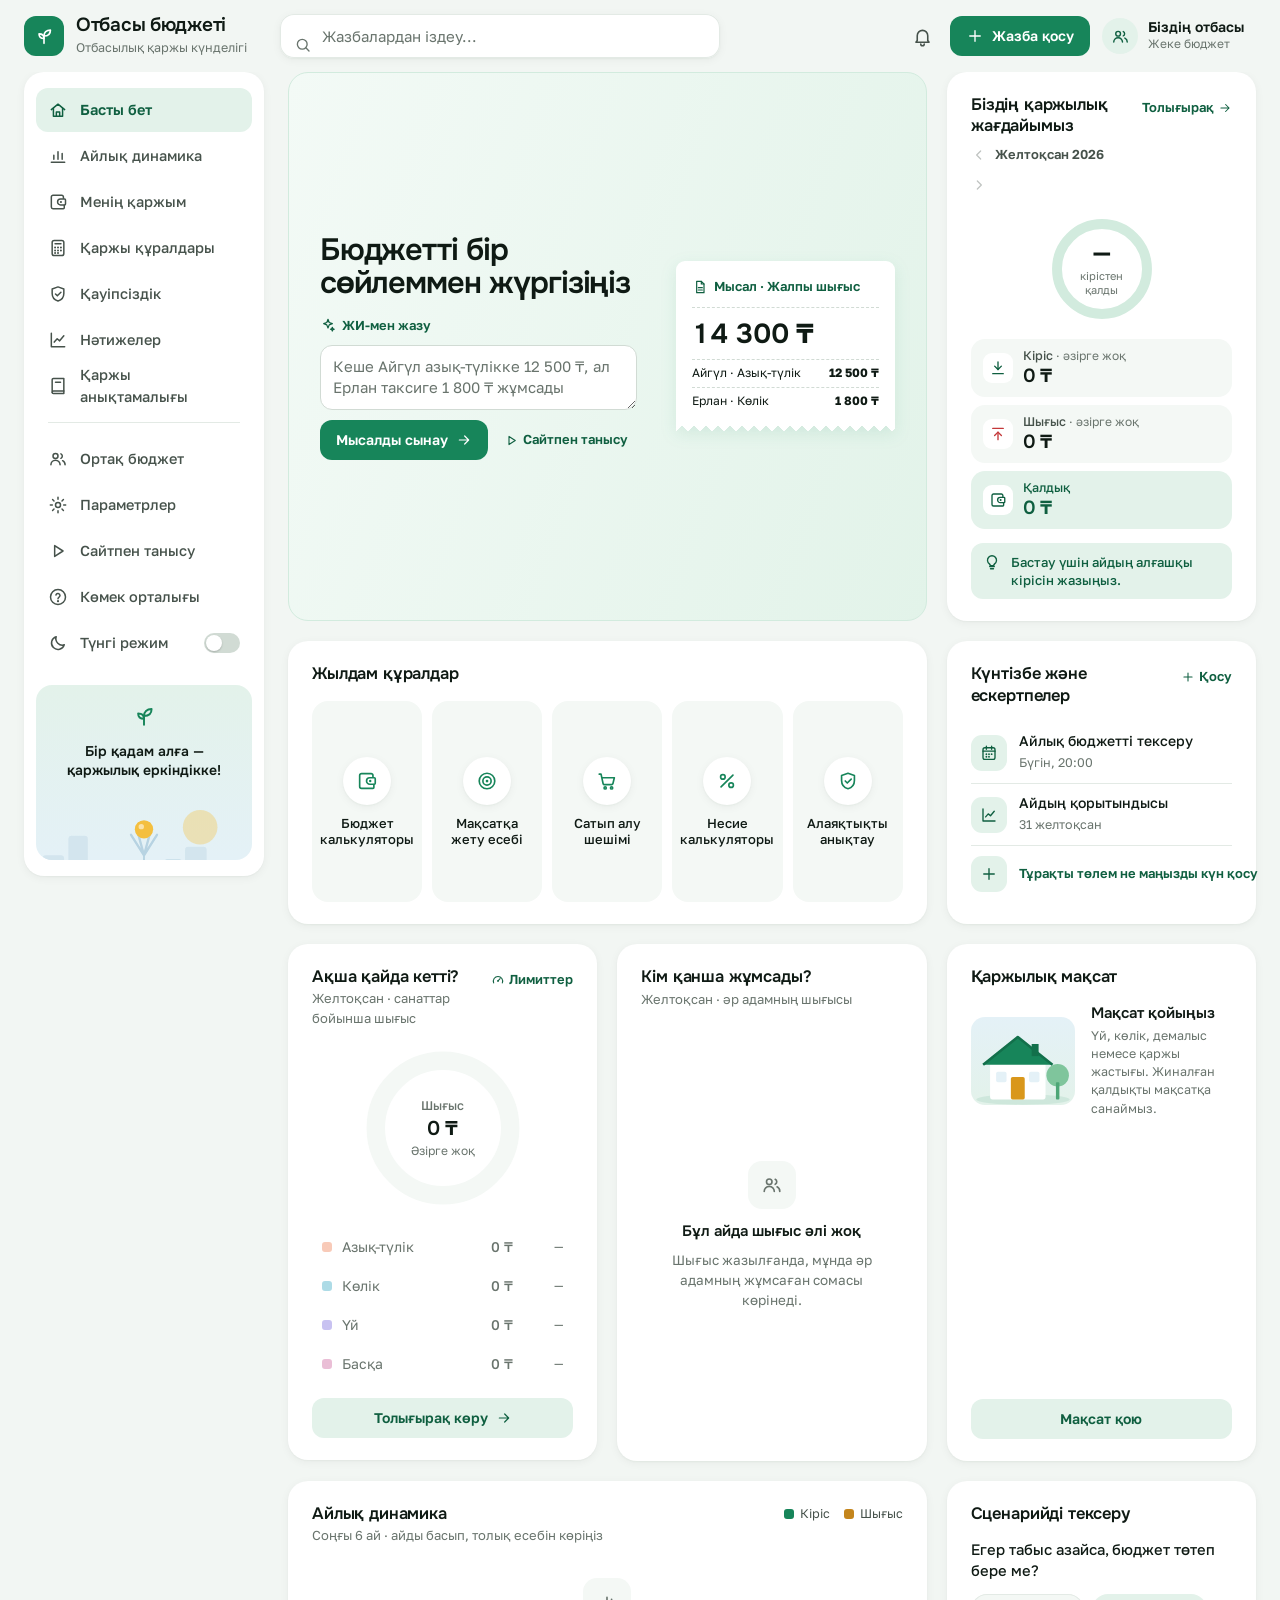
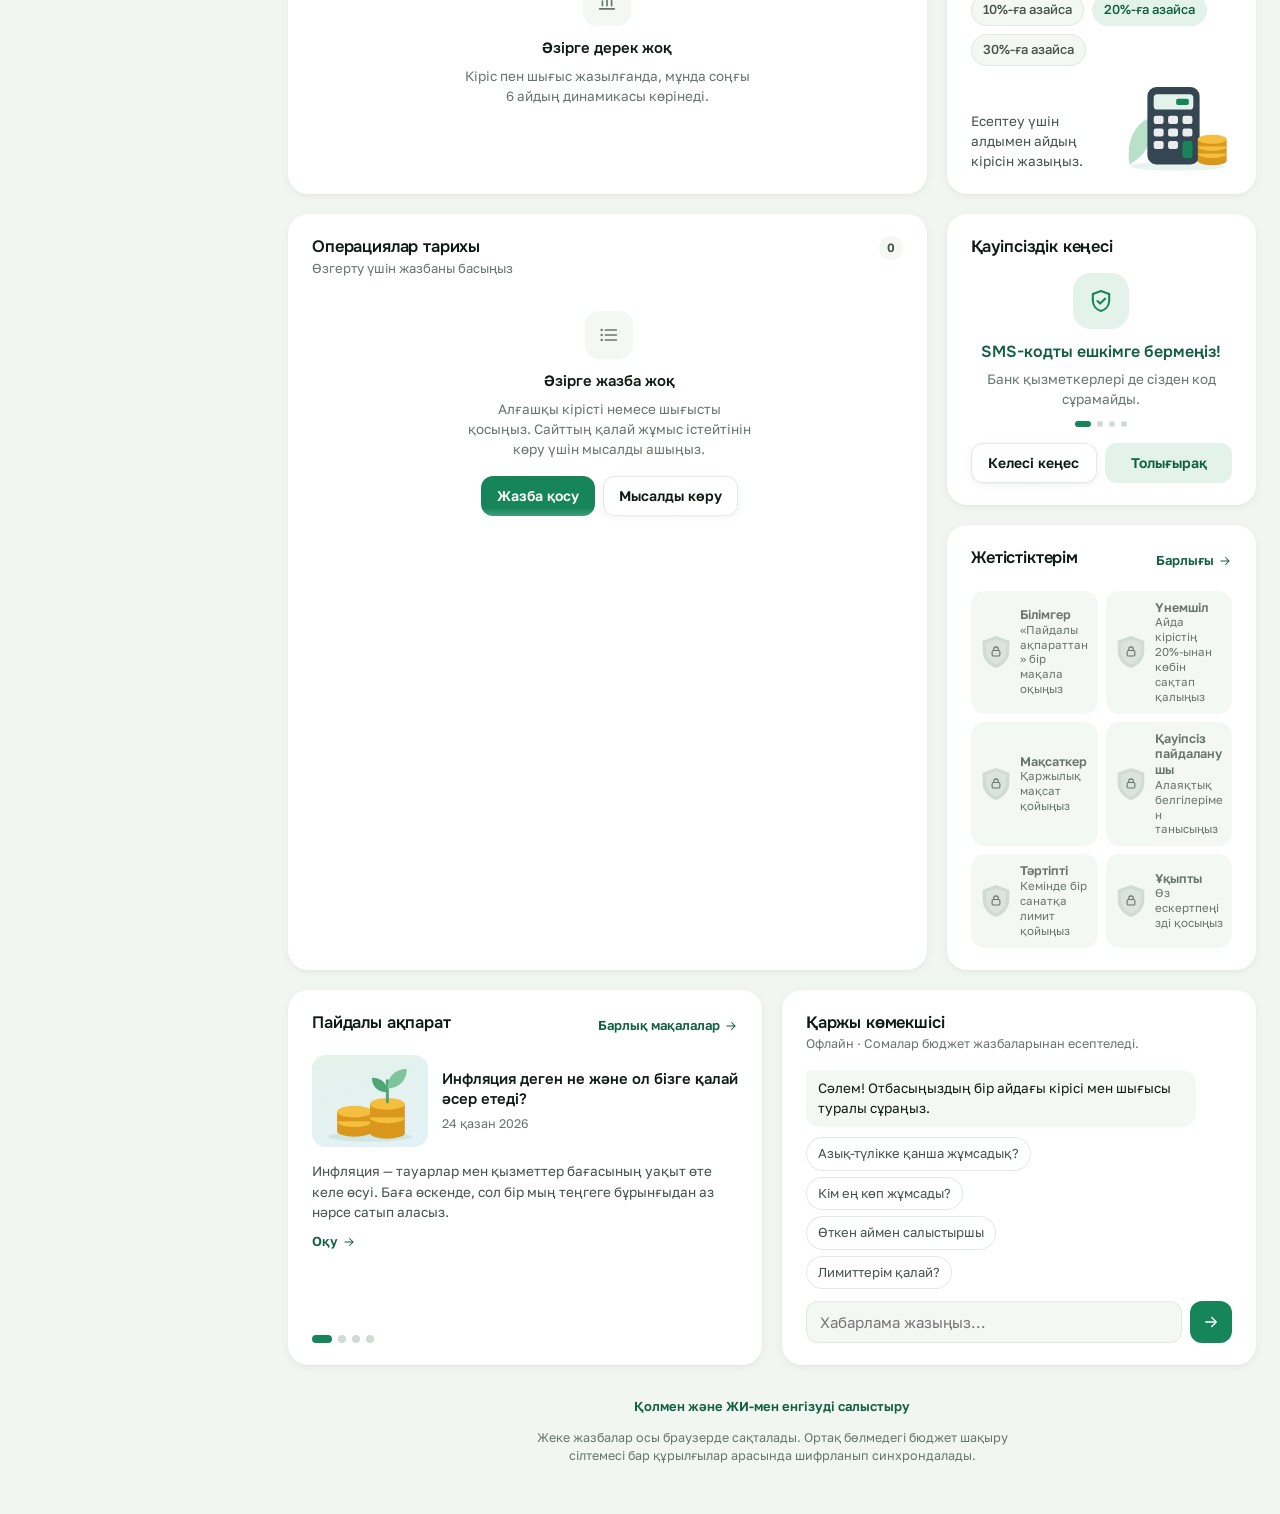
<file: index.html>
<!doctype html>
<html lang="kk">
<head>
<meta charset="utf-8">
<meta name="viewport" content="width=device-width, initial-scale=1, viewport-fit=cover">
<title>Отбасы бюджеті</title>
<meta name="claude:viewport-fit-sides" content="cover">
<meta name="description" content="Отбасының кірісі мен шығысын жазып, айдың қалдығын көруге арналған сайт">
<meta name="theme-color" content="#f2f6f3">
<link rel="icon" href="data:image/svg+xml,%3Csvg xmlns='http://www.w3.org/2000/svg' viewBox='0 0 32 32'%3E%3Crect width='32' height='32' rx='9' fill='%2317855a'/%3E%3Cg fill='none' stroke='%23fff' stroke-width='2.2' stroke-linecap='round' stroke-linejoin='round'%3E%3Cpath d='M16 25v-9'/%3E%3Cpath d='M16 16c0-4.6 3-7.6 8-7.6 0 4.9-3.2 7.6-8 7.6z'/%3E%3Cpath d='M16 19c0-3.4-2.3-5.8-6.4-5.8 0 3.7 2.6 5.8 6.4 5.8z'/%3E%3C/g%3E%3C/svg%3E">
<link rel="preconnect" href="https://fonts.googleapis.com">
<link rel="preconnect" href="https://fonts.gstatic.com" crossorigin>
<link rel="stylesheet" href="https://fonts.googleapis.com/css2?family=Golos+Text:wght@400;500;600&family=Onest:wght@500;600;700&display=swap">
<script>
  try { var t = localStorage.getItem('otbasy-budget:v1:theme'); if (t === 'dark' || t === 'light') document.documentElement.setAttribute('data-theme', t); } catch (e) {}
</script>
<link rel="stylesheet" href="css/style.css">
</head>
<body>
<div class="app" id="app">

  <header class="topbar" id="topbar">
    <button class="icon-btn menu-btn" id="menuBtn" type="button" aria-label="Мәзірді ашу" aria-controls="sidebar"><span data-icon="menu" data-size="22"></span></button>
    <a class="brand" href="#top" data-goto="top">
      <span class="logo" aria-hidden="true"><span data-icon="sprout" data-size="22"></span></span>
      <span>
        <h1 class="brand-name">Отбасы бюджеті</h1>
        <span class="brand-sub">Отбасылық қаржы күнделігі</span>
      </span>
    </a>
    <label class="search">
      <span data-icon="search" data-size="18"></span>
      <span class="sr-only">Жазбалардан іздеу</span>
      <input id="searchTop" type="search" placeholder="Жазбалардан іздеу..." autocomplete="off">
    </label>
    <div class="top-actions">
      <button class="btn btn-ghost demo-top" data-action="demo" type="button"><span data-icon="eye" data-size="16"></span>Мысалды көру</button>
      <div class="bell-wrap">
        <button class="icon-btn" id="bellBtn" type="button" aria-label="Ескертпелер" aria-expanded="false" aria-controls="bellPop">
          <span data-icon="bell" data-size="21"></span>
          <span class="bell-dot" id="bellDot"></span>
        </button>
        <div class="pop" id="bellPop" hidden>
          <h3>Ескертпелер</h3>
          <ul class="rem" id="bellList" style="padding:0 10px"></ul>
        </div>
      </div>
      <button class="btn btn-primary add-top" data-action="add" type="button"><span data-icon="plus" data-size="18"></span>Жазба қосу</button>
      <button class="family" id="familyBtn" type="button" aria-label="Параметрлер">
        <span class="family-ava" aria-hidden="true"><span data-icon="people" data-size="19"></span></span>
        <span class="family-text"><span class="family-name" id="familyName">Біздің отбасы</span><span class="family-sub" id="familySub">Жеке бюджет</span></span>
      </button>
    </div>
  </header>

  <div class="shell">
    <nav class="sidebar" id="sidebar" aria-label="Бөлімдер">
      <div class="side-head">
        <strong>Мәзір</strong>
        <button class="icon-btn" id="closeMenuBtn" type="button" aria-label="Мәзірді жабу"><span data-icon="x" data-size="20"></span></button>
      </div>
      <ul class="nav">
        <li><button class="nav-item is-active" type="button" data-goto="top" data-spy="top"><span data-icon="home" data-size="20"></span>Басты бет</button></li>
        <li><button class="nav-item" type="button" data-goto="trendCard" data-spy="trendCard"><span data-icon="trend" data-size="20"></span>Айлық динамика</button></li>
        <li><button class="nav-item" type="button" data-goto="histCard" data-spy="histCard"><span data-icon="wallet" data-size="20"></span>Менің қаржым</button></li>
        <li><button class="nav-item" type="button" data-goto="toolsCard" data-spy="toolsCard"><span data-icon="calc" data-size="20"></span>Қаржы құралдары</button></li>
        <li><button class="nav-item" type="button" data-goto="safeCard" data-spy="safeCard"><span data-icon="shield" data-size="20"></span>Қауіпсіздік</button></li>
        <li><button class="nav-item" type="button" data-goto="achCard" data-spy="achCard"><span data-icon="chart" data-size="20"></span>Нәтижелер</button></li>
        <li><button class="nav-item" type="button" data-goto="infoCard" data-spy="infoCard"><span data-icon="book" data-size="20"></span>Қаржы анықтамалығы</button></li>
      </ul>
      <div class="nav-sep"></div>
      <ul class="nav">
        <li><button class="nav-item" type="button" data-action="family"><span data-icon="people" data-size="20"></span>Ортақ бюджет</button></li>
        <li><button class="nav-item" type="button" data-action="settings"><span data-icon="gear" data-size="20"></span>Параметрлер</button></li>
        <li><button class="nav-item" type="button" data-action="tour"><span data-icon="play" data-size="20"></span>Сайтпен танысу</button></li>
        <li><button class="nav-item" type="button" data-action="help"><span data-icon="help" data-size="20"></span>Көмек орталығы</button></li>
        <li><button class="nav-item" type="button" id="themeSwitch" role="switch" aria-checked="false"><span data-icon="moon" data-size="20"></span>Түнгі режим<span class="switch" aria-hidden="true"></span></button></li>
      </ul>
      <div class="promo">
        <div class="promo-text">
          <span class="sprout" data-icon="sprout" data-size="26"></span>
          <strong>Бір қадам алға — қаржылық еркіндікке!</strong>
        </div>
        <svg class="city" viewBox="0 0 200 150" aria-hidden="true">
          <circle cx="152" cy="40" r="16" fill="var(--ill-coin)" opacity=".35"/>
          <g fill="var(--ill-city-2)">
            <rect x="6" y="66" width="20" height="70" rx="3"/><rect x="30" y="48" width="18" height="88" rx="3"/>
            <rect x="138" y="58" width="20" height="78" rx="3"/><rect x="162" y="74" width="30" height="62" rx="3"/>
          </g>
          <g fill="var(--ill-city)">
            <rect x="52" y="78" width="24" height="58" rx="3"/><rect x="118" y="70" width="18" height="66" rx="3"/>
            <path d="M98 136 L99.2 64 L100.8 64 L102 136 Z"/>
          </g>
          <path d="M100 66 L88 47 M100 66 L112 47 M100 66 L94 44 M100 66 L106 44" stroke="var(--ill-city)" stroke-width="2.2" stroke-linecap="round" fill="none"/>
          <circle cx="100" cy="42" r="8.5" fill="var(--ill-coin)"/>
          <circle cx="97.5" cy="39.5" r="2.5" fill="#ffffff" opacity=".55"/>
          <g fill="var(--ill-city-2)">
            <rect x="56" y="86" width="5" height="5" rx="1"/><rect x="66" y="86" width="5" height="5" rx="1"/><rect x="56" y="98" width="5" height="5" rx="1"/><rect x="66" y="98" width="5" height="5" rx="1"/>
            <rect x="122" y="80" width="4" height="5" rx="1"/><rect x="129" y="80" width="4" height="5" rx="1"/><rect x="122" y="92" width="4" height="5" rx="1"/><rect x="129" y="92" width="4" height="5" rx="1"/>
          </g>
          <path d="M0 128 H200 V150 H0 Z" fill="var(--ill-leaf)"/>
          <path d="M70 150 C 90 140, 112 138, 132 128" stroke="var(--surface)" stroke-width="7" fill="none" stroke-linecap="round" opacity=".9"/>
          <g fill="var(--ill-leaf-2)"><circle cx="16" cy="126" r="12"/><circle cx="34" cy="131" r="9"/><circle cx="168" cy="127" r="12"/><circle cx="187" cy="132" r="9"/></g>
          <g fill="var(--ill-leaf-3)"><circle cx="22" cy="130" r="7"/><circle cx="174" cy="131" r="7"/></g>
        </svg>
      </div>
    </nav>

    <main class="main" id="top">
      <div class="room-banner" id="roomBanner" hidden>
        <div><strong>Ортақ отбасы бюджеті</strong><p id="roomIndicator" role="status"></p></div>
        <button type="button" class="btn btn-soft" data-action="family">Бөлмені басқару</button>
      </div>
      <div class="demo-banner" id="demoBanner" role="status" hidden>
        <div class="db-text">
          <span class="db-ico" aria-hidden="true"><span data-icon="eye" data-size="18"></span></span>
          <div>
            <strong>Мысал режимі</strong>
            <span class="db-sub">Бұл үлгі отбасының бюджеті. Сіздің жазбаларыңыз өзгеріссіз сақтаулы.</span>
          </div>
        </div>
        <div class="db-actions">
          <button class="btn btn-tour" type="button" data-action="tour" aria-label="Сайтпен танысу турын бастау"><span data-icon="play" data-size="16"></span><span class="db-tour-text">Турды бастау</span></button>
          <button class="btn btn-primary" id="exitDemoBtn" type="button">Өз бюджетіме оралу</button>
        </div>
      </div>

      <div class="mbar" id="mbar">
        <div class="mbar-info">
          <span class="mbar-label"><span class="pill-demo" id="mbarDemo" hidden>Мысал</span><span id="mbarLabel">Қалдық</span></span>
          <span class="mbar-value" id="mBalance">0&nbsp;₸</span>
        </div>
        <button class="btn btn-primary" id="openSheetBtn" data-action="add" type="button"><span data-icon="plus" data-size="18"></span>Жазба қосу</button>
      </div>

      <div class="grid" id="grid">

        <section class="card c-hero" id="hero" aria-labelledby="heroTitle">
          <form class="hero-text" id="quickForm">
            <h2 id="heroTitle">Бюджетті бір сөйлеммен жүргізіңіз</h2>
            <label class="quick-label" for="quickPhrase"><span data-icon="sparkle" data-size="16"></span>ЖИ-мен жазу</label>
            <textarea id="quickPhrase" rows="2" maxlength="600" placeholder="Кеше Айгүл азық-түлікке 12 500 ₸, ал Ерлан таксиге 1 800 ₸ жұмсады"></textarea>
            <div class="hero-actions">
              <button class="btn btn-primary" type="submit"><span id="quickAction">Мысалды сынау</span><span data-icon="arrow" data-size="16"></span></button>
              <button class="link" data-action="tour" type="button"><span data-icon="play" data-size="15"></span>Сайтпен танысу</button>
            </div>
          </form>
          <div class="receipt-wrap">
            <div class="receipt" aria-live="polite" aria-atomic="true">
              <div class="receipt-head"><span data-icon="file" data-size="16"></span><span id="previewTitle">Үлгі жазба</span></div>
              <strong class="receipt-amount" id="previewAmount"></strong>
              <div id="previewBatch" hidden></div>
              <dl id="previewSingle">
                <div><dt>Түрі</dt><dd id="previewType"></dd></div>
                <div><dt>Отбасы мүшесі</dt><dd id="previewMember"></dd></div>
                <div><dt>Санат</dt><dd id="previewCategory"></dd></div>
              </dl>
            </div>
          </div>
        </section>

        <section class="card c-status" id="statusCard" aria-labelledby="statusTitle">
          <div class="card-head">
            <div>
              <h2 class="card-title" id="statusTitle">Біздің қаржылық жағдайымыз</h2>
              <div class="mnav" role="group" aria-label="Айды таңдау">
                <button class="mnav-btn" id="mPrev" type="button" aria-label="Алдыңғы ай"><span data-icon="chevL" data-size="16"></span></button>
                <span class="mnav-label" id="statusSub" aria-live="polite">Қараша 2026</span>
                <button class="mnav-btn" id="mNext" type="button" aria-label="Келесі ай"><span data-icon="chevR" data-size="16"></span></button>
                <button class="link mnav-now" id="mNow" type="button" hidden>Осы ай</button>
              </div>
            </div>
            <button class="link" type="button" data-goto="histCard">Толығырақ<span data-icon="arrow" data-size="14"></span></button>
          </div>
          <div class="status-body">
            <div class="ring">
              <svg viewBox="0 0 120 120" aria-hidden="true">
                <circle cx="60" cy="60" r="50" fill="none" stroke="var(--accent-soft-2)" stroke-width="11"/>
                <circle id="ringArc" cx="60" cy="60" r="50" fill="none" stroke="var(--accent)" stroke-width="11" stroke-linecap="round" stroke-dasharray="314.16" stroke-dashoffset="314.16"/>
              </svg>
              <div class="ring-center">
                <span class="ring-val" id="ringVal">—</span>
                <span class="ring-lbl">кірістен қалды</span>
              </div>
            </div>
            <div class="tiles">
              <div class="tile">
                <span class="tile-ico inc" data-icon="income" data-size="18"></span>
                <span class="tile-label">Кіріс <small id="kIncomeNote"></small></span>
                <span class="tile-val" id="kIncome">0&nbsp;₸</span>
              </div>
              <div class="tile">
                <span class="tile-ico exp" data-icon="expense" data-size="18"></span>
                <span class="tile-label">Шығыс <small id="kExpenseNote"></small></span>
                <span class="tile-val" id="kExpense">0&nbsp;₸</span>
              </div>
              <div class="tile tile-bal" id="kBalanceCard">
                <span class="tile-ico" data-icon="wallet" data-size="18"></span>
                <span class="tile-label">Қалдық <small id="kBalanceNote"></small></span>
                <span class="tile-val" id="kBalance">0&nbsp;₸</span>
              </div>
            </div>
          </div>
          <div class="hint" id="statusHint"><span data-icon="bulb" data-size="18"></span><span id="statusHintText"></span></div>
        </section>

        <section class="card c-tools" id="toolsCard" aria-labelledby="toolsTitle">
          <div class="card-head"><h2 class="card-title" id="toolsTitle">Жылдам құралдар</h2></div>
          <div class="tools" id="tools"></div>
        </section>

        <section class="card c-cal" id="calCard" aria-labelledby="calTitle">
          <div class="card-head">
            <h2 class="card-title" id="calTitle">Күнтізбе және ескертпелер</h2>
            <button class="link" type="button" data-action="add-reminder"><span data-icon="plus" data-size="14"></span>Қосу</button>
          </div>
          <ul class="rem" id="reminders"></ul>
        </section>

        <section class="card c-cat" id="catCard" aria-labelledby="catTitle">
          <div class="card-head">
            <div>
              <h2 class="card-title" id="catTitle">Ақша қайда кетті?</h2>
              <p class="card-sub" id="catSub">Санаттар бойынша шығыс</p>
            </div>
            <button class="link" type="button" data-action="limits"><span data-icon="gauge" data-size="14"></span>Лимиттер</button>
          </div>
          <div class="donut-wrap">
            <div class="donut" id="donut">
              <svg viewBox="0 0 200 200" role="img" aria-labelledby="donutDesc">
                <title id="donutDesc">Санаттар бойынша шығыс диаграммасы</title>
                <circle cx="100" cy="100" r="80" fill="none" stroke="var(--surface-2)" stroke-width="22"></circle>
                <g id="donutSegs"></g>
              </svg>
              <div class="donut-center" aria-live="polite">
                <span class="dc-label" id="dcLabel">Шығыс</span>
                <span class="dc-value" id="dcValue">0&nbsp;₸</span>
                <span class="dc-sub" id="dcSub"></span>
              </div>
            </div>
            <ul class="legend" id="legend"></ul>
          </div>
          <div class="hint is-warn" id="limitHint" hidden><span data-icon="gauge" data-size="18"></span><span id="limitHintText"></span></div>
          <div class="card-foot"><button class="btn btn-soft btn-block" type="button" data-goto="histCard">Толығырақ көру<span data-icon="arrow" data-size="16"></span></button></div>
        </section>

        <section class="card c-mem" id="memCard" aria-labelledby="memTitle">
          <div class="card-head">
            <div>
              <h2 class="card-title" id="memTitle">Кім қанша жұмсады?</h2>
              <p class="card-sub" id="memSub">Әр адамның шығысы</p>
            </div>
          </div>
          <div id="members" class="fill"></div>
        </section>

        <section class="card c-goal" id="goalCard" aria-labelledby="goalTitle">
          <div class="card-head"><h2 class="card-title" id="goalTitle">Қаржылық мақсат</h2></div>
          <div id="goalBox" class="fill"></div>
        </section>

        <section class="card c-trend" id="trendCard" aria-labelledby="trendTitle">
          <div class="card-head">
            <div>
              <h2 class="card-title" id="trendTitle">Айлық динамика</h2>
              <p class="card-sub">Соңғы 6 ай · айды басып, толық есебін көріңіз</p>
            </div>
            <div class="trend-legend" aria-hidden="true"><span><i class="sw-inc"></i>Кіріс</span><span><i class="sw-exp"></i>Шығыс</span></div>
          </div>
          <div class="trend" id="trend"></div>
          <div class="trend-sum" id="trendSum"></div>
        </section>

        <section class="card c-scen" id="scenCard" aria-labelledby="scenTitle">
          <div class="card-head"><h2 class="card-title" id="scenTitle">Сценарийді тексеру</h2></div>
          <p class="scen-q">Егер табыс азайса, бюджет төтеп бере ме?</p>
          <div class="scen-chips chips" id="scenChips" role="group" aria-label="Табыс қанша азаяды"></div>
          <div class="scen-body">
            <div class="scen-out" id="scenOut" aria-live="polite"></div>
            <div class="scen-art" aria-hidden="true">
              <svg viewBox="0 0 120 104">
                <ellipse cx="60" cy="98" rx="52" ry="5" fill="var(--ill-shadow)"/>
                <path d="M6 96 C 2 70, 12 50, 30 44 C 34 66, 26 86, 6 96 Z" fill="var(--ill-leaf)"/>
                <rect x="26" y="10" width="58" height="86" rx="10" fill="var(--ill-dark-2)"/>
                <rect x="33" y="18" width="44" height="17" rx="4" fill="var(--accent-soft)"/>
                <rect x="58" y="23" width="14" height="7" rx="2" fill="var(--accent)"/>
                <g fill="var(--surface)" opacity=".9">
                  <rect x="33" y="42" width="11" height="9" rx="2.5"/><rect x="49" y="42" width="11" height="9" rx="2.5"/><rect x="65" y="42" width="11" height="9" rx="2.5"/>
                  <rect x="33" y="56" width="11" height="9" rx="2.5"/><rect x="49" y="56" width="11" height="9" rx="2.5"/><rect x="65" y="56" width="11" height="9" rx="2.5"/>
                  <rect x="33" y="70" width="11" height="9" rx="2.5"/><rect x="49" y="70" width="11" height="9" rx="2.5"/>
                </g>
                <rect x="65" y="70" width="11" height="19" rx="2.5" fill="var(--accent)"/>
                <ellipse cx="98" cy="92" rx="16" ry="5" fill="var(--ill-coin-d)"/><rect x="82" y="84" width="32" height="8" fill="var(--ill-coin-d)"/><ellipse cx="98" cy="84" rx="16" ry="5" fill="var(--ill-coin)"/>
                <rect x="82" y="76" width="32" height="8" fill="var(--ill-coin-d)"/><ellipse cx="98" cy="76" rx="16" ry="5" fill="var(--ill-coin)"/>
                <rect x="82" y="68" width="32" height="8" fill="var(--ill-coin-d)"/><ellipse cx="98" cy="68" rx="16" ry="5" fill="var(--ill-coin)"/>
              </svg>
            </div>
          </div>
        </section>

        <section class="card c-hist" id="histCard" aria-labelledby="histTitle">
          <div class="card-head">
            <div>
              <h2 class="card-title" id="histTitle">Операциялар тарихы</h2>
              <p class="card-sub">Өзгерту үшін жазбаны басыңыз</p>
            </div>
            <span class="count-pill" id="histCount" aria-label="Жазбалар саны">0</span>
          </div>
          <div id="demoFollowup" class="demo-followup" hidden>
            <span class="followup-icon" data-icon="check" data-size="18"></span>
            <div><strong>Мысал бюджетіне жазылды</strong><p id="demoBalance"></p></div>
            <button class="link" id="askAboutEntry" type="button">Көмекшіден сұрау<span data-icon="arrow" data-size="15"></span></button>
          </div>
          <div class="chips hist-type" id="histType" role="group" aria-label="Жазба түрі бойынша сүзу">
            <button class="chip is-on" type="button" data-htype="all" aria-pressed="true">Барлығы</button>
            <button class="chip" type="button" data-htype="income" aria-pressed="false">Кіріс</button>
            <button class="chip" type="button" data-htype="expense" aria-pressed="false">Шығыс</button>
          </div>
          <div class="hist-tools">
            <label class="hist-search">
              <span class="ico" data-icon="search" data-size="16"></span>
              <input id="searchHist" type="search" placeholder="Жазбалардан іздеу..." autocomplete="off" aria-label="Жазбалардан іздеу">
            </label>
            <span class="filter-pill" id="filterPill" hidden><span id="filterText"></span><button type="button" id="clearSearch" aria-label="Іздеуді тазалау"><span data-icon="x" data-size="14"></span></button></span>
          </div>
          <div class="hist-scroll"><div id="history"></div></div>
          <button class="btn btn-ghost btn-block more" id="moreBtn" type="button" hidden>Тағы көрсету</button>
        </section>

        <section class="card c-safe" id="safeCard" aria-labelledby="safeHead">
          <div class="card-head"><h2 class="card-title" id="safeHead">Қауіпсіздік кеңесі</h2></div>
          <span class="safe-ico" data-icon="shield" data-size="28"></span>
          <p class="safe-title" id="safeTitle"></p>
          <p class="safe-text" id="safeText"></p>
          <div class="safe-dots" id="safeDots" aria-hidden="true"></div>
          <div class="card-foot">
            <button class="btn btn-ghost" type="button" id="nextTip">Келесі кеңес</button>
            <button class="btn btn-soft" type="button" data-tool="fraud">Толығырақ</button>
          </div>
        </section>

        <section class="card c-ach" id="achCard" aria-labelledby="achTitle">
          <div class="card-head">
            <h2 class="card-title" id="achTitle">Жетістіктерім</h2>
            <button class="link" type="button" id="allAch">Барлығы<span data-icon="arrow" data-size="14"></span></button>
          </div>
          <div class="badges" id="badges"></div>
        </section>

        <section class="card c-info" id="infoCard" aria-labelledby="infoTitle">
          <div class="card-head">
            <h2 class="card-title" id="infoTitle">Пайдалы ақпарат</h2>
            <button class="link" type="button" id="allArticles">Барлық мақалалар<span data-icon="arrow" data-size="14"></span></button>
          </div>
          <div id="articleSlot"></div>
          <div class="dots" id="articleDots" aria-label="Мақалалар"></div>
        </section>

        <section class="card c-ai" id="aiCard" aria-labelledby="aiTitle">
          <div class="card-head">
            <div>
              <h2 class="card-title" id="aiTitle">Қаржы көмекшісі</h2>
              <p class="ai-sub" id="aiMode">Офлайн көмекші</p>
            </div>
          </div>
          <div class="chat" id="chat" aria-live="polite"></div>
          <div class="sugs" id="sugs"></div>
          <form class="chat-form" id="chatForm" autocomplete="off">
            <input id="chatInput" type="text" maxlength="200" placeholder="Хабарлама жазыңыз..." aria-label="Көмекшіге хабарлама">
            <button class="btn btn-primary" type="submit" aria-label="Жіберу"><span data-icon="send" data-size="18"></span></button>
          </form>
        </section>
      </div>

      <footer class="foot">
        <a class="link" href="pilot/">Қолмен және ЖИ-мен енгізуді салыстыру</a>
        <p>Жеке жазбалар осы браузерде сақталады. Ортақ бөлмедегі бюджет шақыру сілтемесі бар құрылғылар арасында шифрланып синхрондалады.</p>
        <p class="warn" id="storageWarn" hidden>Браузер деректерді сақтауға рұқсат бермеді, сондықтан жазбалар бетті жапқанда өшеді. Жасырын (инкогнито) режимнен шығып, қайта ашып көріңіз.</p>
      </footer>
    </main>
  </div>
</div>

<div class="scrim" id="scrim"></div>

<aside class="entry" id="entry" role="dialog" aria-modal="true" aria-label="Жаңа жазба">
  <form class="form" id="form" novalidate>
    <div class="sheet-grip" aria-hidden="true"></div>
    <div class="form-head">
      <div><span class="pill-demo" id="entryDemo" hidden>Мысал режимі</span><h2 id="formTitle" tabindex="-1">Жаңа жазба</h2></div>
      <button class="icon-btn" id="closeSheetBtn" type="button" aria-label="Жабу"><span data-icon="x" data-size="20"></span></button>
    </div>
    <div class="ai-box" id="aiBox">
      <label class="ai-label" for="aiText"><span data-icon="sparkle" data-size="16"></span>ЖИ-мен жазу</label>
      <div class="ai-row">
        <textarea class="input" id="aiText" rows="2" autocomplete="off" maxlength="600" placeholder="Мысалы, Айгүл азық-түлікке 12 500 теңге, ал Ерлан таксиге 1 800 теңге жұмсады"></textarea>
        <button class="icon-btn ai-mic" id="aiMic" type="button" aria-label="Дауыспен айту" title="Дауыспен айту" hidden><span data-icon="mic" data-size="20"></span></button>
      </div>
      <button class="btn btn-soft btn-block" id="aiFill" type="button"><span data-icon="sparkle" data-size="16"></span>Өрістерді толтыру</button>
      <div id="phraseExamples" class="chips" aria-label="Мысал сөйлемдер" hidden></div>
      <p class="ai-status" id="aiStatus" role="status" hidden></p>
      <p class="ai-note" id="entryMode"></p>
      <p class="ai-note" id="voiceNote" hidden>Дауысты браузер таниды. Дыбыс оның сөйлеуді тану қызметіне жіберілуі мүмкін.</p>
    </div>
    <div class="or-sep" id="entrySeparator"><span>Жазба деректері</span></div>
    <section id="batchFields" aria-label="Жазбаларды тексеру" hidden>
      <div class="batch-original"><p id="batchSource"></p><button type="button" class="link" id="batchEditPhrase" aria-controls="aiBox" aria-expanded="false">Сөйлемді өзгерту</button></div>
      <div id="batchRows"></div><p class="batch-total" id="batchTotal" aria-live="polite"></p>
    </section>
    <div class="single-fields" id="singleFields">
    <div class="seg" role="radiogroup" aria-label="Жазба түрі" aria-describedby="typeErr">
      <input type="radio" name="type" id="tExpense" value="expense" checked>
      <label for="tExpense">Шығыс</label>
      <input type="radio" name="type" id="tIncome" value="income">
      <label for="tIncome">Кіріс</label>
    </div>
    <p class="err" id="typeErr" hidden></p>
    <div class="field">
      <label for="amount">Сома</label>
      <div class="amount-wrap">
        <input class="input" id="amount" name="amount" inputmode="numeric" autocomplete="off" placeholder="0" maxlength="13" aria-describedby="amountErr">
        <span class="cur" aria-hidden="true">₸</span>
      </div>
      <p class="err" id="amountErr" hidden></p>
    </div>
    <div class="field">
      <label for="member">Отбасы мүшесі</label>
      <input class="input" id="member" name="member" autocomplete="off" maxlength="24" placeholder="Мысалы, Айгүл" aria-describedby="memberErr">
      <div class="chips" id="nameChips" aria-label="Бұрын жазылған есімдер"></div>
      <p class="err" id="memberErr" hidden></p>
    </div>
    <fieldset class="field" id="catField">
      <legend>Санат</legend>
      <div class="cats">
        <input type="radio" name="cat" id="cFood" value="food">
        <label for="cFood" style="--c: var(--c-food)"><span class="cat-ico" data-icon="food" data-size="18"></span>Азық-түлік</label>
        <input type="radio" name="cat" id="cTransport" value="transport">
        <label for="cTransport" style="--c: var(--c-transport)"><span class="cat-ico" data-icon="transport" data-size="18"></span>Көлік</label>
        <input type="radio" name="cat" id="cHome" value="home">
        <label for="cHome" style="--c: var(--c-home)"><span class="cat-ico" data-icon="home" data-size="18"></span>Үй</label>
        <input type="radio" name="cat" id="cOther" value="other">
        <label for="cOther" style="--c: var(--c-other)"><span class="cat-ico" data-icon="other" data-size="18"></span>Басқа</label>
      </div>
      <p class="err" id="catErr" hidden></p>
    </fieldset>
    <div class="grid2 form-row">
      <div class="field">
        <label for="note">Сипаттама <span class="opt">· міндетті емес</span></label>
        <input class="input" id="note" name="note" autocomplete="off" maxlength="60" placeholder="Мысалы, апталық азық-түлік">
        <div class="ai-suggest" id="catSuggest" aria-live="polite" hidden></div>
      </div>
      <div class="field">
        <label for="date">Күні</label>
        <input class="input" id="date" name="date" type="date" aria-describedby="dateErr">
        <p class="err" id="dateErr" hidden></p>
      </div>
    </div>
    </div>
    <button class="btn btn-primary btn-lg btn-block" id="submitBtn" type="submit">Шығысты қосу</button>
    <p class="form-hint" id="formHint">Уақыты автоматты түрде қойылады. Өткен күнді де таңдауға болады.</p>
  </form>
</aside>

<dialog class="dlg" id="delDlg" aria-labelledby="delTitle">
  <form method="dialog" class="dlg-in">
    <h2 id="delTitle">Жазбаны жою керек пе?</h2>
    <div class="dlg-rec" id="delRec"></div>
    <p class="dlg-note">Жойылған жазбаны қайтару мүмкін емес. Сомалар бірден қайта есептеледі.</p>
    <div class="dlg-actions">
      <button class="btn btn-ghost" value="cancel" type="submit" autofocus>Болдырмау</button>
      <button class="btn btn-danger" value="ok" type="submit" id="delOk">Жою</button>
    </div>
  </form>
</dialog>

<dialog class="dlg wide" id="panelDlg" aria-labelledby="panelTitle">
  <div class="dlg-in">
    <div class="dlg-head">
      <div><h2 id="panelTitle"></h2><p class="card-sub" id="panelSub"></p></div>
      <button class="icon-btn" type="button" id="panelClose" aria-label="Жабу"><span data-icon="x" data-size="20"></span></button>
    </div>
    <div id="panelBody" style="display:flex;flex-direction:column;gap:14px"></div>
  </div>
</dialog>

<div class="tour" id="tour" hidden>
  <div class="tour-hole" id="tourHole"></div>
  <div class="tour-card" id="tourCard" role="dialog" aria-modal="false" aria-labelledby="tourTitle">
    <div class="tour-top"><span class="tour-step" id="tourStep"></span><button class="icon-btn" type="button" id="tourClose" aria-label="Турды жабу"><span data-icon="x" data-size="18"></span></button></div>
    <h3 id="tourTitle"></h3>
    <p id="tourText"></p>
    <div class="tour-actions">
      <button class="btn btn-primary" type="button" id="tourTry" hidden>ЖИ-ді сынау</button>
      <button class="btn btn-ghost" type="button" id="tourPrev">Артқа</button>
      <button class="btn btn-primary" type="button" id="tourNext">Келесі</button>
    </div>
  </div>
</div>

<input type="file" id="importFile" accept=".json,application/json" hidden>

<div class="toast" id="toast" role="status" aria-live="polite"></div>

<script src="js/ai.js"></script>
<script src="js/budget-query.js"></script>
<script src="js/service-config.js"></script>
<script src="js/family-room.js"></script>
<script src="js/app.js"></script>
</body>
</html>
</file>
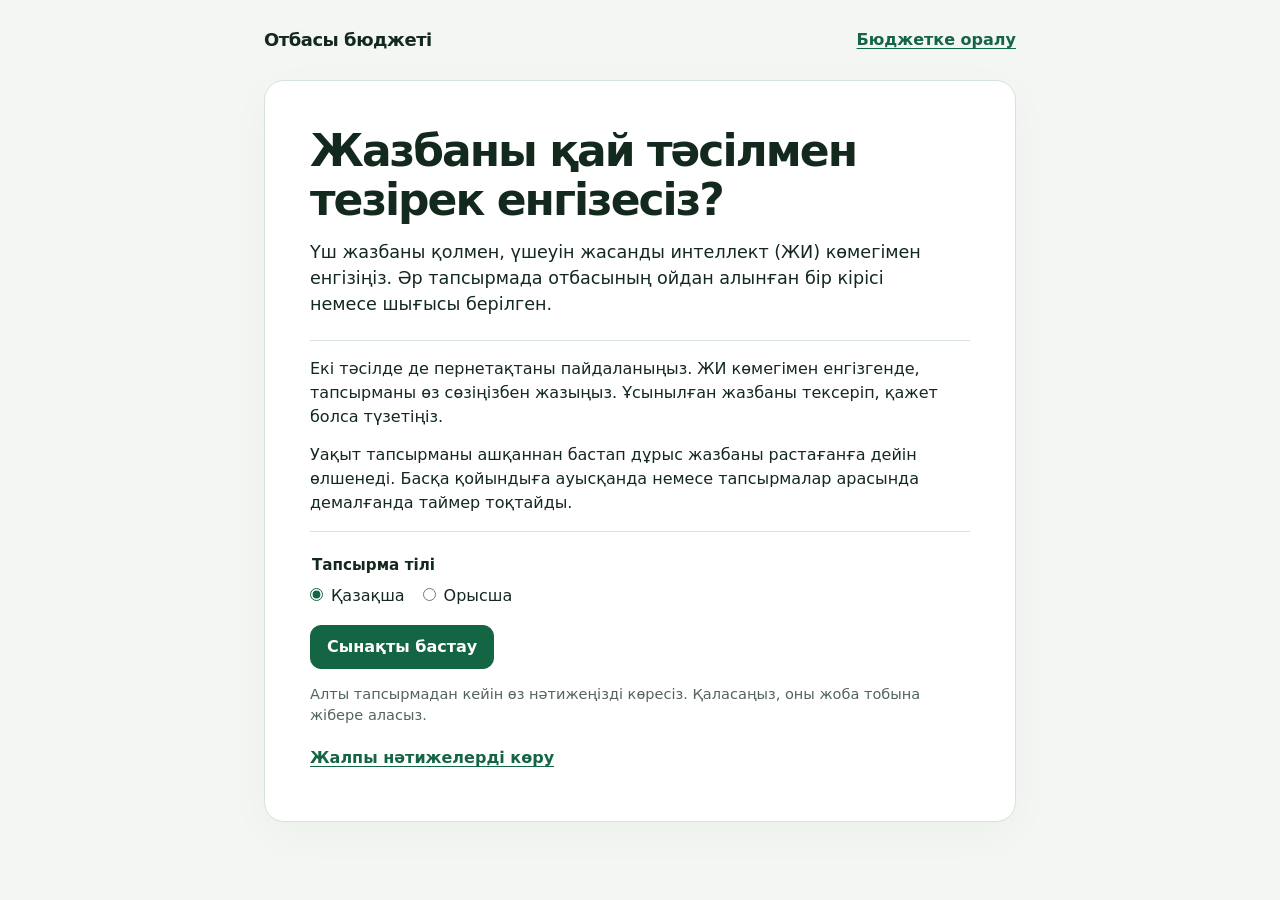
<file: pilot/index.html>
<!doctype html>
<html lang="kk">
<head>
  <meta charset="utf-8">
  <meta name="viewport" content="width=device-width, initial-scale=1">
  <meta name="theme-color" content="#f3f6f2">
  <meta name="description" content="Отбасы бюджетіне алты оқу жазбасын енгізіп, қолмен және жасанды интеллект көмегімен енгізуге кеткен уақытты салыстырыңыз.">
  <title>Жазба енгізу сынағы · Отбасы бюджеті</title>
  <link rel="stylesheet" href="style.css">
  <script defer src="../js/service-config.js"></script>
  <script defer src="../js/ai.js"></script>
  <script defer src="study.js"></script>
  <script defer src="app.js"></script>
</head>
<body>
  <header class="top"><a class="brand" href="../" lang="kk">Отбасы бюджеті</a><a class="back" href="../">Бюджетке оралу</a></header>
  <main class="workspace">
    <div id="pilot-qa" class="notice" hidden>Техникалық тексеріс. Бұл режимде нәтиже жіберілмейді.</div>
    <section class="sheet" id="pilot-intro" aria-labelledby="intro-title">
      <h1 id="intro-title">Жазбаны қай тәсілмен тезірек енгізесіз?</h1>
      <p class="lead">Үш жазбаны қолмен, үшеуін жасанды интеллект (ЖИ) көмегімен енгізіңіз. Әр тапсырмада отбасының ойдан алынған бір кірісі немесе шығысы берілген.</p>
      <div class="instructions">
        <p>Екі тәсілде де пернетақтаны пайдаланыңыз. ЖИ көмегімен енгізгенде, тапсырманы өз сөзіңізбен жазыңыз. Ұсынылған жазбаны тексеріп, қажет болса түзетіңіз.</p>
        <p>Уақыт тапсырманы ашқаннан бастап дұрыс жазбаны растағанға дейін өлшенеді. Басқа қойындыға ауысқанда немесе тапсырмалар арасында демалғанда таймер тоқтайды.</p>
      </div>
      <fieldset class="language"><legend>Тапсырма тілі</legend>
        <label><input type="radio" name="language" value="kk" checked>Қазақша</label>
        <label><input type="radio" name="language" value="ru">Орысша</label>
      </fieldset>
      <button class="primary" id="pilot-start" type="button">Сынақты бастау</button>
      <p class="fine">Алты тапсырмадан кейін өз нәтижеңізді көресіз. Қаласаңыз, оны жоба тобына жібере аласыз.</p>
      <a class="back" href="./?results=1">Жалпы нәтижелерді көру</a>
    </section>
    <section class="sheet" id="pilot-task" aria-labelledby="pilot-heading" hidden>
      <div class="progress-line"><span id="pilot-progress"></span><progress id="pilot-meter" max="6" value="0" aria-label="Орындалған тапсырмалар"></progress></div>
      <h1 id="pilot-heading" tabindex="-1"></h1>
      <p class="scenario" id="pilot-scenario"></p>
      <form id="pilot-composer" hidden>
        <label for="pilot-phrase">Кірісті немесе шығысты бір сөйлеммен жазыңыз</label>
        <textarea id="pilot-phrase" rows="2" maxlength="160" autocomplete="off" spellcheck="false" placeholder="Қазақша немесе орысша"></textarea>
        <button class="soft" id="pilot-parse" type="submit">ЖИ көмегімен толтыру</button>
        <p class="fine" id="pilot-model" role="status"></p>
      </form>
      <form id="pilot-record" novalidate autocomplete="off">
        <fieldset id="field-type" aria-describedby="error-type"><legend>Жазба түрі</legend><div class="choices">
          <label><input name="type" type="radio" value="expense"><span>Шығыс</span></label>
          <label><input name="type" type="radio" value="income"><span>Кіріс</span></label>
        </div><p class="error" id="error-type" hidden></p></fieldset>
        <div class="fields">
          <div><label for="pilot-amount">Сома, ₸</label><input id="pilot-amount" inputmode="numeric" aria-describedby="error-amount" maxlength="16"><p class="error" id="error-amount" hidden></p></div>
          <div><label for="pilot-member">Отбасы мүшесі</label><input id="pilot-member" list="pilot-names" aria-describedby="error-member" maxlength="24"><datalist id="pilot-names"></datalist><p class="error" id="error-member" hidden></p></div>
        </div>
        <fieldset id="field-category" aria-describedby="error-category"><legend>Санат</legend><div class="choices">
          <label><input name="category" type="radio" value="food"><span>Азық-түлік</span></label>
          <label><input name="category" type="radio" value="transport"><span>Көлік</span></label>
          <label><input name="category" type="radio" value="home"><span>Үй</span></label>
          <label><input name="category" type="radio" value="other"><span>Басқа</span></label>
        </div><p class="error" id="error-category" hidden></p></fieldset>
        <p class="fine" id="pilot-feedback" role="status"></p>
        <button class="primary" type="submit" id="pilot-confirm">Жазбаны растау</button>
      </form>
    </section>
    <section class="sheet" id="pilot-rest" aria-labelledby="rest-title" hidden>
      <h1 id="rest-title" tabindex="-1">Жазба расталды</h1>
      <p class="lead" id="pilot-rest-count"></p>
      <p class="fine">Келесі тапсырманың уақыты оны ашқан сәттен бастап өлшенеді.</p>
      <button class="primary" id="pilot-next" type="button">Келесі тапсырманы ашу</button>
    </section>
    <section class="sheet" id="pilot-results" aria-labelledby="results-title" hidden>
      <h1 id="results-title" tabindex="-1">Сіздің нәтижеңіз</h1>
      <p class="lead">Алты жазба да тапсырма шарттарына сай келеді. Төменде әр тәсілмен бір жазбаны енгізуге кеткен уақыттың медианасы көрсетілген.</p>
      <div class="metrics">
        <div><span>Қолмен</span><strong id="pilot-manual-time"></strong><small id="pilot-manual-errors"></small></div>
        <div><span>ЖИ көмегімен</span><strong id="pilot-ai-time"></strong><small id="pilot-ai-errors"></small></div>
      </div>
      <p class="fine" id="pilot-corrections"></p>
      <details><summary>Алты тапсырманың уақытын көру</summary><ol id="pilot-measurements"></ol></details>
      <div class="share">
        <h2>Нәтижені жоба тобына жіберу</h2>
        <p>Есепке кездейсоқ берілген сынақ коды, тапсырмалардың нөмірі мен реті, енгізу тәсілі, жұмсалған уақыт, сәтсіз растаулар саны және ЖИ ұсынған жазбада түзетуді қажет еткен өрістер саны кіреді.</p>
        <label class="consent"><input id="pilot-consent" type="checkbox"><span>Нәтижемді жоба тобына жіберуге келісемін.</span></label>
        <button class="primary" id="pilot-send" type="button" disabled>Нәтижені жіберу</button>
        <p class="fine" id="pilot-send-status" role="status"></p>
        <div class="actions"><button class="soft" id="pilot-copy" type="button">Есепті көшіру</button><button class="soft" id="pilot-download" type="button">JSON файлын жүктеп алу</button></div>
        <textarea id="pilot-export" rows="6" aria-label="Көшіруге арналған JSON есебі" hidden readonly></textarea>
        <p class="fine" id="pilot-export-status" role="status"></p>
      </div>
      <div class="actions"><a class="back" href="./?results=1">Сынақтың жалпы нәтижелері</a><button class="soft" type="button" id="pilot-again">Сынақты қайта өту</button></div>
    </section>
    <section class="sheet" id="pilot-summary" aria-labelledby="summary-title" hidden>
      <h1 id="summary-title" tabindex="-1">Сынақтың жалпы нәтижелері</h1>
      <p class="lead">Мұнда сынақты аяқтап, нәтижесін бөлісуге келіскендердің деректері көрсетіледі. Бір адам сынақты бірнеше рет өте алады.</p>
      <p id="summary-status" class="fine" role="status"></p>
      <div id="summary-data" hidden>
        <p class="scenario" id="summary-count"></p>
        <div id="summary-measures" hidden>
          <p>Әр адам үшін екі тәсілдің әрқайсысындағы үш тапсырманың медианалық уақыты есептеледі. Төменде осы жеке нәтижелердің медианасы берілген.</p>
          <div class="metrics">
            <div><span>Қолмен</span><strong id="summary-manual"></strong><small id="summary-manual-errors"></small></div>
            <div><span>ЖИ көмегімен</span><strong id="summary-ai"></strong><small id="summary-ai-errors"></small></div>
          </div>
          <p class="fine" id="summary-corrections"></p><p class="fine" id="summary-orders"></p>
        </div>
      </div>
      <p class="fine">Алғашқы сынаққа бес адам қатыстыруды жоспарлап отырмыз. Әр адам өз құрылғысында алты тапсырма орындайды.</p>
      <div class="actions"><button type="button" id="summary-invite" class="primary">Шақыру мәтінін көшіру</button><button type="button" id="summary-refresh" class="soft">Жаңарту</button><a href="./" class="back">Сынақтан өту</a></div>
      <p class="fine" id="summary-invite-status" role="status"></p>
      <textarea id="summary-invite-text" aria-label="Сынаққа шақыру мәтіні" readonly hidden></textarea>
    </section>
    <noscript><p class="notice">Сөйлемдерді талдау және уақытты өлшеу үшін браузерде JavaScript-ті қосыңыз.</p></noscript>
  </main>
</body>
</html>
</file>
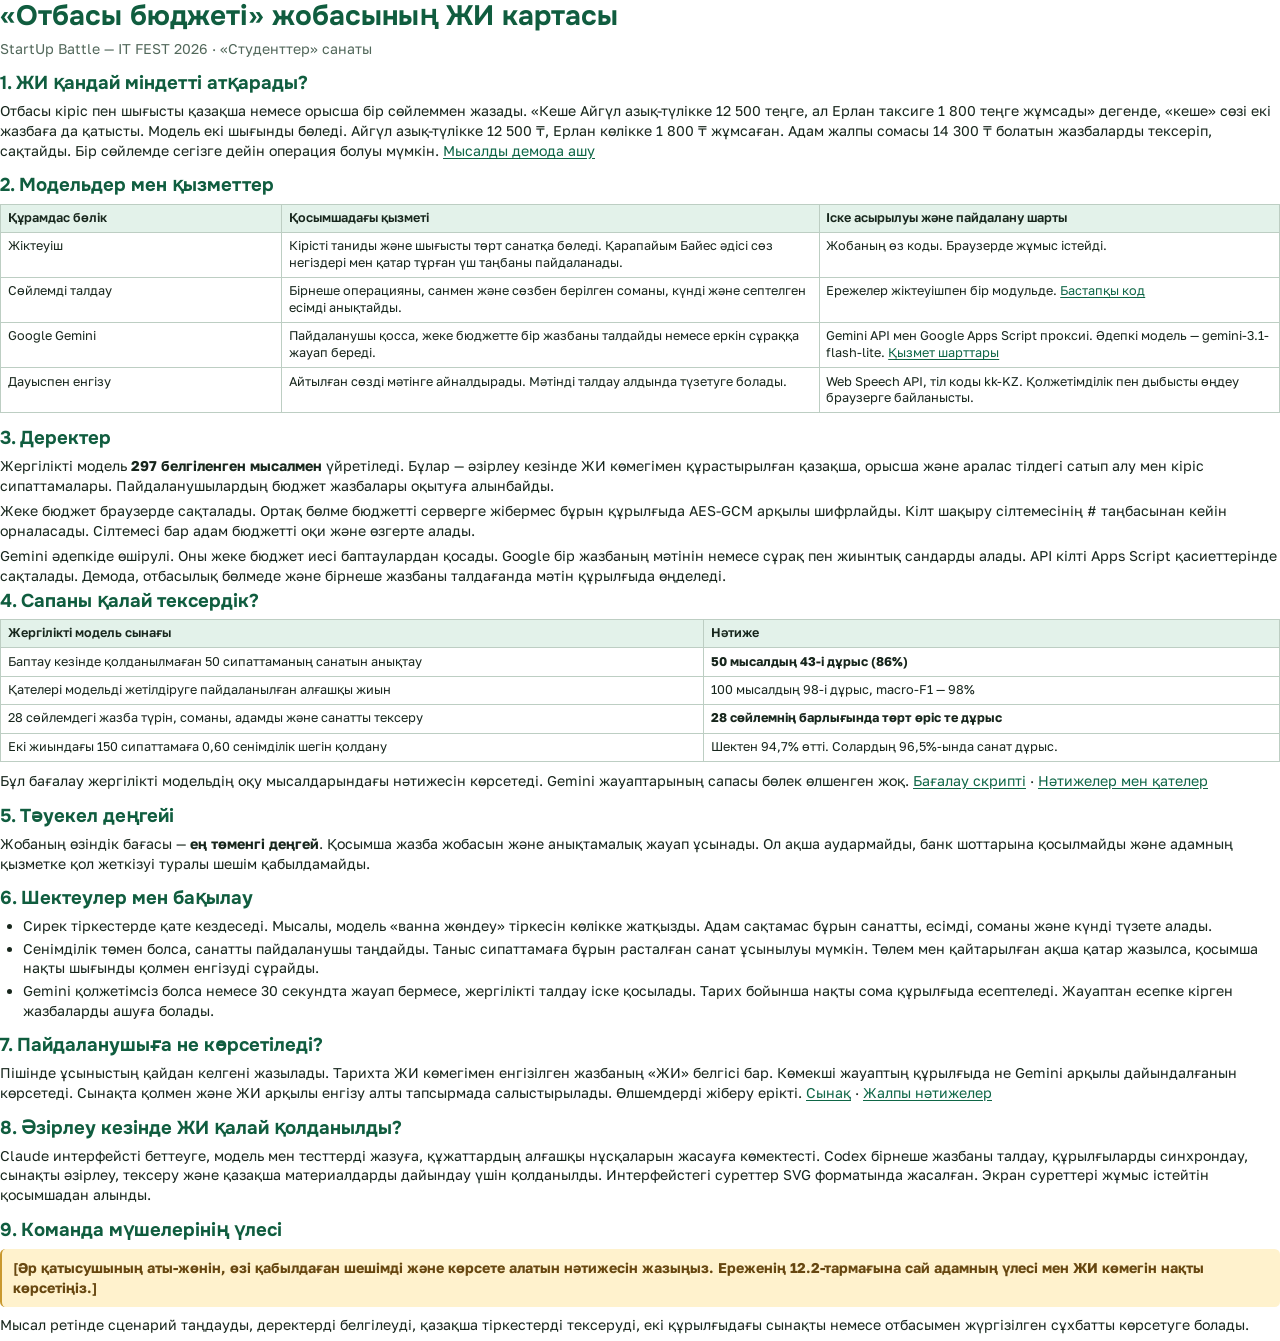
<file: competition/deck/ai-card.html>
<!doctype html>
<html lang="kk"><head><meta charset="utf-8"><title>«Отбасы бюджеті» жобасының ЖИ картасы</title>
<link rel="stylesheet" href="https://fonts.googleapis.com/css2?family=Golos+Text:wght@400;500;600&family=Onest:wght@600;700&display=swap">
<style>
@page { size: A4; margin: 14mm 15mm; }
* { box-sizing: border-box; }
body { margin: 0; font: 10.6pt/1.4 "Golos Text", "Segoe UI", sans-serif; color: #17261c; -webkit-print-color-adjust: exact; print-color-adjust: exact; }
h1, h2, h3 { font-family: Onest, "Segoe UI", sans-serif; line-height: 1.15; break-after: avoid; }
h1 { font-size: 21pt; margin: 0 0 5pt; color: #105d3f; }
h1+p { color: #52685b; margin: 0 0 10pt; }
h2 { font-size: 14pt; margin: 11pt 0 5pt; color: #105d3f; }
h3 { font-size: 12pt; margin: 9pt 0 4pt; }
p { margin: 4pt 0; orphans: 2; widows: 2; }
ul, ol { padding-left: 17pt; margin: 4pt 0; } li { margin: 2pt 0; }
table { width: 100%; table-layout: fixed; border-collapse: collapse; font-size: 9.5pt; margin: 5pt 0 7pt; line-height: 1.32; }
th, td { border: .65pt solid #bdcec3; padding: 4pt 5pt; text-align: left; vertical-align: top; overflow-wrap: anywhere; }
th { background: #e3f2ea; font-weight: 600; } tr { break-inside: avoid; } thead { display: table-header-group; }
blockquote, .team { color: #674710; background: #fff2cd; border-radius: 4pt; }
blockquote { margin: 6pt 0; padding: 3pt 8pt; border-left: 2pt solid #c9982e; } .team { padding: 3pt 6pt; }
a { color: #0e6646; text-decoration: underline; text-underline-offset: .12em; }
.new-page { break-before: page; margin-top: 0; }
</style></head><body>
<h1>«Отбасы бюджеті» жобасының ЖИ картасы</h1>
<p>StartUp Battle — IT FEST 2026 · «Студенттер» санаты</p>
<h2>1. ЖИ қандай міндетті атқарады?</h2>
<p>Отбасы кіріс пен шығысты қазақша немесе орысша бір сөйлеммен жазады. «Кеше Айгүл азық-түлікке 12 500 теңге, ал Ерлан таксиге 1 800 теңге жұмсады» дегенде, «кеше» сөзі екі жазбаға да қатысты. Модель екі шығынды бөледі. Айгүл азық-түлікке 12 500 ₸, Ерлан көлікке 1 800 ₸ жұмсаған. Адам жалпы сомасы 14 300 ₸ болатын жазбаларды тексеріп, сақтайды. Бір сөйлемде сегізге дейін операция болуы мүмкін. <a href="https://foxfordkz-cyber.github.io/qarzhy/?demo=batch">Мысалды демода ашу</a></p>
<h2>2. Модельдер мен қызметтер</h2>
<table><colgroup><col style="width:22%"><col style="width:42%"><col style="width:36%"></colgroup>
<thead>
<tr>
<th>Құрамдас бөлік</th>
<th>Қосымшадағы қызметі</th>
<th>Іске асырылуы және пайдалану шарты</th>
</tr>
</thead>
<tbody><tr>
<td>Жіктеуіш</td>
<td>Кірісті таниды және шығысты төрт санатқа бөледі. Қарапайым Байес әдісі сөз негіздері мен қатар тұрған үш таңбаны пайдаланады.</td>
<td>Жобаның өз коды. Браузерде жұмыс істейді.</td>
</tr>
<tr>
<td>Сөйлемді талдау</td>
<td>Бірнеше операцияны, санмен және сөзбен берілген соманы, күнді және септелген есімді анықтайды.</td>
<td>Ережелер жіктеуішпен бір модульде. <a href="https://github.com/foxfordkz-cyber/qarzhy/blob/claude/eloquent-cray-63d865/js/ai.js">Бастапқы код</a></td>
</tr>
<tr>
<td>Google Gemini</td>
<td>Пайдаланушы қосса, жеке бюджетте бір жазбаны талдайды немесе еркін сұраққа жауап береді.</td>
<td>Gemini API мен Google Apps Script проксиі. Әдепкі модель — gemini-3.1-flash-lite. <a href="https://ai.google.dev/gemini-api/terms">Қызмет шарттары</a></td>
</tr>
<tr>
<td>Дауыспен енгізу</td>
<td>Айтылған сөзді мәтінге айналдырады. Мәтінді талдау алдында түзетуге болады.</td>
<td>Web Speech API, тіл коды kk-KZ. Қолжетімділік пен дыбысты өңдеу браузерге байланысты.</td>
</tr>
</tbody></table>
<h2>3. Деректер</h2>
<p>Жергілікті модель <strong>297 белгіленген мысалмен</strong> үйретіледі. Бұлар — әзірлеу кезінде ЖИ көмегімен құрастырылған қазақша, орысша және аралас тілдегі сатып алу мен кіріс сипаттамалары. Пайдаланушылардың бюджет жазбалары оқытуға алынбайды.</p>
<p>Жеке бюджет браузерде сақталады. Ортақ бөлме бюджетті серверге жібермес бұрын құрылғыда AES-GCM арқылы шифрлайды. Кілт шақыру сілтемесінің # таңбасынан кейін орналасады. Сілтемесі бар адам бюджетті оқи және өзгерте алады.</p>
<p>Gemini әдепкіде өшірулі. Оны жеке бюджет иесі баптаулардан қосады. Google бір жазбаның мәтінін немесе сұрақ пен жиынтық сандарды алады. API кілті Apps Script қасиеттерінде сақталады. Демода, отбасылық бөлмеде және бірнеше жазбаны талдағанда мәтін құрылғыда өңделеді.</p>
<h2 class="new-page">4. Сапаны қалай тексердік?</h2>
<table><colgroup><col style="width:55%"><col style="width:45%"></colgroup>
<thead>
<tr>
<th>Жергілікті модель сынағы</th>
<th>Нәтиже</th>
</tr>
</thead>
<tbody><tr>
<td>Баптау кезінде қолданылмаған 50 сипаттаманың санатын анықтау</td>
<td><strong>50 мысалдың 43-і дұрыс (86%)</strong></td>
</tr>
<tr>
<td>Қателері модельді жетілдіруге пайдаланылған алғашқы жиын</td>
<td>100 мысалдың 98-і дұрыс, macro-F1 — 98%</td>
</tr>
<tr>
<td>28 сөйлемдегі жазба түрін, соманы, адамды және санатты тексеру</td>
<td><strong>28 сөйлемнің барлығында төрт өріс те дұрыс</strong></td>
</tr>
<tr>
<td>Екі жиындағы 150 сипаттамаға 0,60 сенімділік шегін қолдану</td>
<td>Шектен 94,7% өтті. Солардың 96,5%-ында санат дұрыс.</td>
</tr>
</tbody></table>
<p>Бұл бағалау жергілікті модельдің оқу мысалдарындағы нәтижесін көрсетеді. Gemini жауаптарының сапасы бөлек өлшенген жоқ. <a href="https://github.com/foxfordkz-cyber/qarzhy/blob/claude/eloquent-cray-63d865/ai/eval.js">Бағалау скрипті</a> · <a href="https://github.com/foxfordkz-cyber/qarzhy/blob/claude/eloquent-cray-63d865/ai/metrics.txt">Нәтижелер мен қателер</a></p>
<h2>5. Тәуекел деңгейі</h2>
<p>Жобаның өзіндік бағасы — <strong>ең төменгі деңгей</strong>. Қосымша жазба жобасын және анықтамалық жауап ұсынады. Ол ақша аудармайды, банк шоттарына қосылмайды және адамның қызметке қол жеткізуі туралы шешім қабылдамайды.</p>
<h2>6. Шектеулер мен бақылау</h2>
<ul>
<li>Сирек тіркестерде қате кездеседі. Мысалы, модель «ванна жөндеу» тіркесін көлікке жатқызды. Адам сақтамас бұрын санатты, есімді, соманы және күнді түзете алады.</li>
<li>Сенімділік төмен болса, санатты пайдаланушы таңдайды. Таныс сипаттамаға бұрын расталған санат ұсынылуы мүмкін. Төлем мен қайтарылған ақша қатар жазылса, қосымша нақты шығынды қолмен енгізуді сұрайды.</li>
<li>Gemini қолжетімсіз болса немесе 30 секундта жауап бермесе, жергілікті талдау іске қосылады. Тарих бойынша нақты сома құрылғыда есептеледі. Жауаптан есепке кірген жазбаларды ашуға болады.</li>
</ul>
<h2>7. Пайдаланушыға не көрсетіледі?</h2>
<p>Пішінде ұсыныстың қайдан келгені жазылады. Тарихта ЖИ көмегімен енгізілген жазбаның «ЖИ» белгісі бар. Көмекші жауаптың құрылғыда не Gemini арқылы дайындалғанын көрсетеді. Сынақта қолмен және ЖИ арқылы енгізу алты тапсырмада салыстырылады. Өлшемдерді жіберу ерікті. <a href="https://foxfordkz-cyber.github.io/qarzhy/pilot/">Сынақ</a> · <a href="https://foxfordkz-cyber.github.io/qarzhy/pilot/?results=1">Жалпы нәтижелер</a></p>
<h2>8. Әзірлеу кезінде ЖИ қалай қолданылды?</h2>
<p>Claude интерфейсті беттеуге, модель мен тесттерді жазуға, құжаттардың алғашқы нұсқаларын жасауға көмектесті. Codex бірнеше жазбаны талдау, құрылғыларды синхрондау, сынақты әзірлеу, тексеру және қазақша материалдарды дайындау үшін қолданылды. Интерфейстегі суреттер SVG форматында жасалған. Экран суреттері жұмыс істейтін қосымшадан алынды.</p>
<h2>9. Команда мүшелерінің үлесі</h2>
<blockquote>
<p><strong>[Әр қатысушының аты-жөнін, өзі қабылдаған шешімді және көрсете алатын нәтижесін жазыңыз. Ереженің 12.2-тармағына сай адамның үлесі мен ЖИ көмегін нақты көрсетіңіз.]</strong></p>
</blockquote>
<p>Мысал ретінде сценарий таңдауды, деректерді белгілеуді, қазақша тіркестерді тексеруді, екі құрылғыдағы сынақты немесе отбасымен жүргізілген сұхбатты көрсетуге болады.</p>
</body></html>
</file>
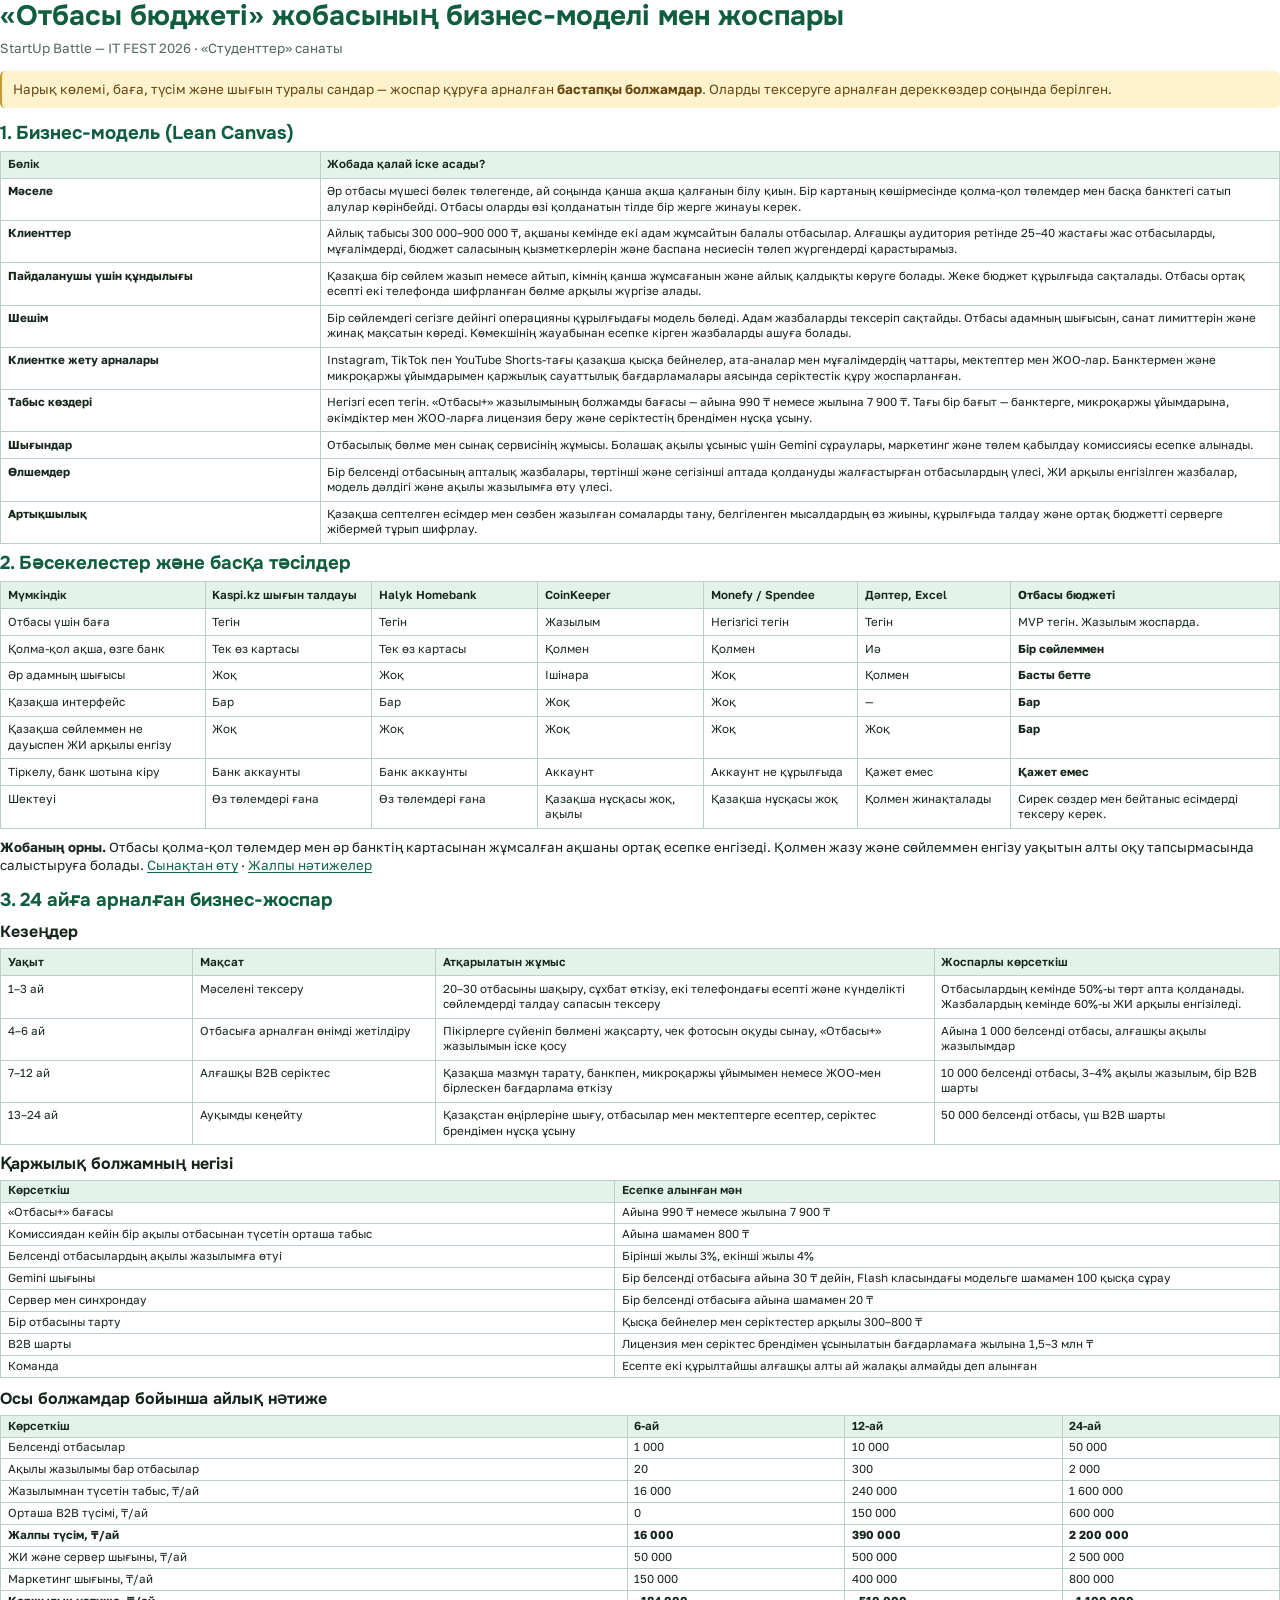
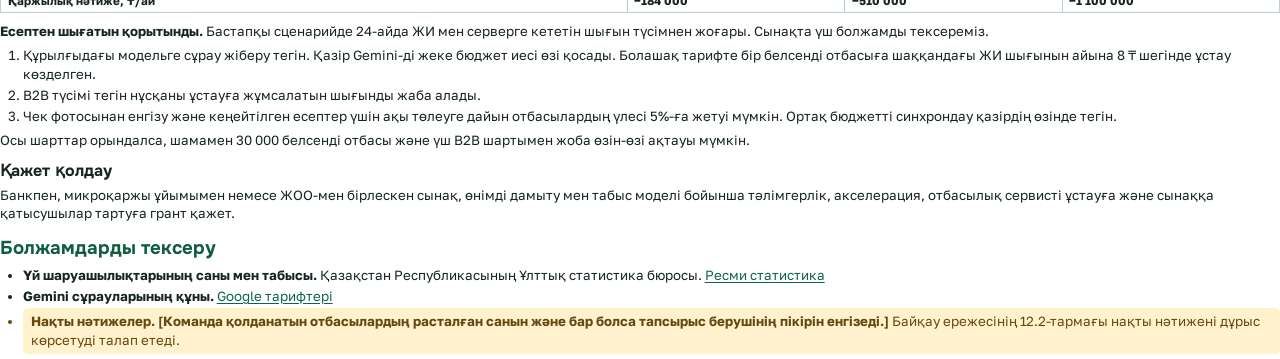
<file: competition/deck/business.html>
<!doctype html>
<html lang="kk"><head><meta charset="utf-8"><title>«Отбасы бюджеті» жобасының бизнес-моделі мен жоспары</title>
<link rel="stylesheet" href="https://fonts.googleapis.com/css2?family=Golos+Text:wght@400;500;600&family=Onest:wght@600;700&display=swap">
<style>
@page { size: A4; margin: 14mm 15mm; }
* { box-sizing: border-box; }
body { margin: 0; font: 10pt/1.4 "Golos Text", "Segoe UI", sans-serif; color: #17261c; -webkit-print-color-adjust: exact; print-color-adjust: exact; }
h1, h2, h3 { font-family: Onest, "Segoe UI", sans-serif; line-height: 1.15; break-after: avoid; }
h1 { font-size: 21pt; margin: 0 0 5pt; color: #105d3f; }
h1+p { color: #52685b; margin: 0 0 10pt; }
h2 { font-size: 14pt; margin: 11pt 0 5pt; color: #105d3f; }
h3 { font-size: 12pt; margin: 9pt 0 4pt; }
p { margin: 4pt 0; orphans: 2; widows: 2; }
ul, ol { padding-left: 17pt; margin: 4pt 0; } li { margin: 2pt 0; }
table { width: 100%; table-layout: fixed; border-collapse: collapse; font-size: 8.7pt; margin: 5pt 0 7pt; line-height: 1.32; }
th, td { border: .65pt solid #bdcec3; padding: 4pt 5pt; text-align: left; vertical-align: top; overflow-wrap: anywhere; }
th { background: #e3f2ea; font-weight: 600; } tr { break-inside: avoid; } thead { display: table-header-group; }
blockquote, .team { color: #674710; background: #fff2cd; border-radius: 4pt; }
blockquote { margin: 6pt 0; padding: 3pt 8pt; border-left: 2pt solid #c9982e; } .team { padding: 3pt 6pt; }
a { color: #0e6646; text-decoration: underline; text-underline-offset: .12em; }
table:nth-of-type(n+4) th, table:nth-of-type(n+4) td { padding-block: 2.1pt; }
.new-page { break-before: page; margin-top: 0; }
</style></head><body>
<h1>«Отбасы бюджеті» жобасының бизнес-моделі мен жоспары</h1>
<p>StartUp Battle — IT FEST 2026 · «Студенттер» санаты</p>
<blockquote>
<p>Нарық көлемі, баға, түсім және шығын туралы сандар — жоспар құруға арналған <strong>бастапқы болжамдар</strong>. Оларды тексеруге арналған дереккөздер соңында берілген.</p>
</blockquote>
<h2>1. Бизнес-модель (Lean Canvas)</h2>
<table><colgroup><col style="width:25%"><col style="width:75%"></colgroup>
<thead>
<tr>
<th>Бөлік</th>
<th>Жобада қалай іске асады?</th>
</tr>
</thead>
<tbody><tr>
<td><strong>Мәселе</strong></td>
<td>Әр отбасы мүшесі бөлек төлегенде, ай соңында қанша ақша қалғанын білу қиын. Бір картаның көшірмесінде қолма-қол төлемдер мен басқа банктегі сатып алулар көрінбейді. Отбасы оларды өзі қолданатын тілде бір жерге жинауы керек.</td>
</tr>
<tr>
<td><strong>Клиенттер</strong></td>
<td>Айлық табысы 300 000–900 000 ₸, ақшаны кемінде екі адам жұмсайтын балалы отбасылар. Алғашқы аудитория ретінде 25–40 жастағы жас отбасыларды, мұғалімдерді, бюджет саласының қызметкерлерін және баспана несиесін төлеп жүргендерді қарастырамыз.</td>
</tr>
<tr>
<td><strong>Пайдаланушы үшін құндылығы</strong></td>
<td>Қазақша бір сөйлем жазып немесе айтып, кімнің қанша жұмсағанын және айлық қалдықты көруге болады. Жеке бюджет құрылғыда сақталады. Отбасы ортақ есепті екі телефонда шифрланған бөлме арқылы жүргізе алады.</td>
</tr>
<tr>
<td><strong>Шешім</strong></td>
<td>Бір сөйлемдегі сегізге дейінгі операцияны құрылғыдағы модель бөледі. Адам жазбаларды тексеріп сақтайды. Отбасы адамның шығысын, санат лимиттерін және жинақ мақсатын көреді. Көмекшінің жауабынан есепке кірген жазбаларды ашуға болады.</td>
</tr>
<tr>
<td><strong>Клиентке жету арналары</strong></td>
<td>Instagram, TikTok пен YouTube Shorts-тағы қазақша қысқа бейнелер, ата-аналар мен мұғалімдердің чаттары, мектептер мен ЖОО-лар. Банктермен және микроқаржы ұйымдарымен қаржылық сауаттылық бағдарламалары аясында серіктестік құру жоспарланған.</td>
</tr>
<tr>
<td><strong>Табыс көздері</strong></td>
<td>Негізгі есеп тегін. «Отбасы+» жазылымының болжамды бағасы — айына 990 ₸ немесе жылына 7 900 ₸. Тағы бір бағыт — банктерге, микроқаржы ұйымдарына, әкімдіктер мен ЖОО-ларға лицензия беру және серіктестің брендімен нұсқа ұсыну.</td>
</tr>
<tr>
<td><strong>Шығындар</strong></td>
<td>Отбасылық бөлме мен сынақ сервисінің жұмысы. Болашақ ақылы ұсыныс үшін Gemini сұраулары, маркетинг және төлем қабылдау комиссиясы есепке алынады.</td>
</tr>
<tr>
<td><strong>Өлшемдер</strong></td>
<td>Бір белсенді отбасының апталық жазбалары, төртінші және сегізінші аптада қолдануды жалғастырған отбасылардың үлесі, ЖИ арқылы енгізілген жазбалар, модель дәлдігі және ақылы жазылымға өту үлесі.</td>
</tr>
<tr>
<td><strong>Артықшылық</strong></td>
<td>Қазақша септелген есімдер мен сөзбен жазылған сомаларды тану, белгіленген мысалдардың өз жиыны, құрылғыда талдау және ортақ бюджетті серверге жібермей тұрып шифрлау.</td>
</tr>
</tbody></table>
<h2 class="new-page">2. Бәсекелестер және басқа тәсілдер</h2>
<table><colgroup><col style="width:16%"><col style="width:13%"><col style="width:13%"><col style="width:13%"><col style="width:12%"><col style="width:12%"><col style="width:21%"></colgroup>
<thead>
<tr>
<th>Мүмкіндік</th>
<th>Kaspi.kz шығын талдауы</th>
<th>Halyk Homebank</th>
<th>CoinKeeper</th>
<th>Monefy / Spendee</th>
<th>Дәптер, Excel</th>
<th><strong>Отбасы бюджеті</strong></th>
</tr>
</thead>
<tbody><tr>
<td>Отбасы үшін баға</td>
<td>Тегін</td>
<td>Тегін</td>
<td>Жазылым</td>
<td>Негізгісі тегін</td>
<td>Тегін</td>
<td>MVP тегін. Жазылым жоспарда.</td>
</tr>
<tr>
<td>Қолма-қол ақша, өзге банк</td>
<td>Тек өз картасы</td>
<td>Тек өз картасы</td>
<td>Қолмен</td>
<td>Қолмен</td>
<td>Иә</td>
<td><strong>Бір сөйлеммен</strong></td>
</tr>
<tr>
<td>Әр адамның шығысы</td>
<td>Жоқ</td>
<td>Жоқ</td>
<td>Ішінара</td>
<td>Жоқ</td>
<td>Қолмен</td>
<td><strong>Басты бетте</strong></td>
</tr>
<tr>
<td>Қазақша интерфейс</td>
<td>Бар</td>
<td>Бар</td>
<td>Жоқ</td>
<td>Жоқ</td>
<td>—</td>
<td><strong>Бар</strong></td>
</tr>
<tr>
<td>Қазақша сөйлеммен не дауыспен ЖИ арқылы енгізу</td>
<td>Жоқ</td>
<td>Жоқ</td>
<td>Жоқ</td>
<td>Жоқ</td>
<td>Жоқ</td>
<td><strong>Бар</strong></td>
</tr>
<tr>
<td>Тіркелу, банк шотына кіру</td>
<td>Банк аккаунты</td>
<td>Банк аккаунты</td>
<td>Аккаунт</td>
<td>Аккаунт не құрылғыда</td>
<td>Қажет емес</td>
<td><strong>Қажет емес</strong></td>
</tr>
<tr>
<td>Шектеуі</td>
<td>Өз төлемдері ғана</td>
<td>Өз төлемдері ғана</td>
<td>Қазақша нұсқасы жоқ, ақылы</td>
<td>Қазақша нұсқасы жоқ</td>
<td>Қолмен жинақталады</td>
<td>Сирек сөздер мен бейтаныс есімдерді тексеру керек.</td>
</tr>
</tbody></table>
<p><strong>Жобаның орны.</strong> Отбасы қолма-қол төлемдер мен әр банктің картасынан жұмсалған ақшаны ортақ есепке енгізеді. Қолмен жазу және сөйлеммен енгізу уақытын алты оқу тапсырмасында салыстыруға болады. <a href="https://foxfordkz-cyber.github.io/qarzhy/pilot/">Сынақтан өту</a> · <a href="https://foxfordkz-cyber.github.io/qarzhy/pilot/?results=1">Жалпы нәтижелер</a></p>
<h2>3. 24 айға арналған бизнес-жоспар</h2>
<h3>Кезеңдер</h3>
<table><colgroup><col style="width:15%"><col style="width:19%"><col style="width:39%"><col style="width:27%"></colgroup>
<thead>
<tr>
<th>Уақыт</th>
<th>Мақсат</th>
<th>Атқарылатын жұмыс</th>
<th>Жоспарлы көрсеткіш</th>
</tr>
</thead>
<tbody><tr>
<td>1–3 ай</td>
<td>Мәселені тексеру</td>
<td>20–30 отбасыны шақыру, сұхбат өткізу, екі телефондағы есепті және күнделікті сөйлемдерді талдау сапасын тексеру</td>
<td>Отбасылардың кемінде 50%-ы төрт апта қолданады. Жазбалардың кемінде 60%-ы ЖИ арқылы енгізіледі.</td>
</tr>
<tr>
<td>4–6 ай</td>
<td>Отбасыға арналған өнімді жетілдіру</td>
<td>Пікірлерге сүйеніп бөлмені жақсарту, чек фотосын оқуды сынау, «Отбасы+» жазылымын іске қосу</td>
<td>Айына 1 000 белсенді отбасы, алғашқы ақылы жазылымдар</td>
</tr>
<tr>
<td>7–12 ай</td>
<td>Алғашқы B2B серіктес</td>
<td>Қазақша мазмұн тарату, банкпен, микроқаржы ұйымымен немесе ЖОО-мен бірлескен бағдарлама өткізу</td>
<td>10 000 белсенді отбасы, 3–4% ақылы жазылым, бір B2B шарты</td>
</tr>
<tr>
<td>13–24 ай</td>
<td>Ауқымды кеңейту</td>
<td>Қазақстан өңірлеріне шығу, отбасылар мен мектептерге есептер, серіктес брендімен нұсқа ұсыну</td>
<td>50 000 белсенді отбасы, үш B2B шарты</td>
</tr>
</tbody></table>
<h3 class="new-page">Қаржылық болжамның негізі</h3>
<table><colgroup><col style="width:48%"><col style="width:52%"></colgroup>
<thead>
<tr>
<th>Көрсеткіш</th>
<th>Есепке алынған мән</th>
</tr>
</thead>
<tbody><tr>
<td>«Отбасы+» бағасы</td>
<td>Айына 990 ₸ немесе жылына 7 900 ₸</td>
</tr>
<tr>
<td>Комиссиядан кейін бір ақылы отбасынан түсетін орташа табыс</td>
<td>Айына шамамен 800 ₸</td>
</tr>
<tr>
<td>Белсенді отбасылардың ақылы жазылымға өтуі</td>
<td>Бірінші жылы 3%, екінші жылы 4%</td>
</tr>
<tr>
<td>Gemini шығыны</td>
<td>Бір белсенді отбасыға айына 30 ₸ дейін, Flash класындағы модельге шамамен 100 қысқа сұрау</td>
</tr>
<tr>
<td>Сервер мен синхрондау</td>
<td>Бір белсенді отбасыға айына шамамен 20 ₸</td>
</tr>
<tr>
<td>Бір отбасыны тарту</td>
<td>Қысқа бейнелер мен серіктестер арқылы 300–800 ₸</td>
</tr>
<tr>
<td>B2B шарты</td>
<td>Лицензия мен серіктес брендімен ұсынылатын бағдарламаға жылына 1,5–3 млн ₸</td>
</tr>
<tr>
<td>Команда</td>
<td>Есепте екі құрылтайшы алғашқы алты ай жалақы алмайды деп алынған</td>
</tr>
</tbody></table>
<h3>Осы болжамдар бойынша айлық нәтиже</h3>
<table><colgroup><col style="width:49%"><col style="width:17%"><col style="width:17%"><col style="width:17%"></colgroup>
<thead>
<tr>
<th>Көрсеткіш</th>
<th>6-ай</th>
<th>12-ай</th>
<th>24-ай</th>
</tr>
</thead>
<tbody><tr>
<td>Белсенді отбасылар</td>
<td>1 000</td>
<td>10 000</td>
<td>50 000</td>
</tr>
<tr>
<td>Ақылы жазылымы бар отбасылар</td>
<td>20</td>
<td>300</td>
<td>2 000</td>
</tr>
<tr>
<td>Жазылымнан түсетін табыс, ₸/ай</td>
<td>16 000</td>
<td>240 000</td>
<td>1 600 000</td>
</tr>
<tr>
<td>Орташа B2B түсімі, ₸/ай</td>
<td>0</td>
<td>150 000</td>
<td>600 000</td>
</tr>
<tr>
<td><strong>Жалпы түсім, ₸/ай</strong></td>
<td><strong>16 000</strong></td>
<td><strong>390 000</strong></td>
<td><strong>2 200 000</strong></td>
</tr>
<tr>
<td>ЖИ және сервер шығыны, ₸/ай</td>
<td>50 000</td>
<td>500 000</td>
<td>2 500 000</td>
</tr>
<tr>
<td>Маркетинг шығыны, ₸/ай</td>
<td>150 000</td>
<td>400 000</td>
<td>800 000</td>
</tr>
<tr>
<td><strong>Қаржылық нәтиже, ₸/ай</strong></td>
<td><strong>−184 000</strong></td>
<td><strong>−510 000</strong></td>
<td><strong>−1 100 000</strong></td>
</tr>
</tbody></table>
<p><strong>Есептен шығатын қорытынды.</strong> Бастапқы сценарийде 24-айда ЖИ мен серверге кететін шығын түсімнен жоғары. Сынақта үш болжамды тексереміз.</p>
<ol>
<li>Құрылғыдағы модельге сұрау жіберу тегін. Қазір Gemini-ді жеке бюджет иесі өзі қосады. Болашақ тарифте бір белсенді отбасыға шаққандағы ЖИ шығынын айына 8 ₸ шегінде ұстау көзделген.</li>
<li>B2B түсімі тегін нұсқаны ұстауға жұмсалатын шығынды жаба алады.</li>
<li>Чек фотосынан енгізу және кеңейтілген есептер үшін ақы төлеуге дайын отбасылардың үлесі 5%-ға жетуі мүмкін. Ортақ бюджетті синхрондау қазірдің өзінде тегін.</li>
</ol>
<p>Осы шарттар орындалса, шамамен 30 000 белсенді отбасы және үш B2B шартымен жоба өзін-өзі ақтауы мүмкін.</p>
<h3>Қажет қолдау</h3>
<p>Банкпен, микроқаржы ұйымымен немесе ЖОО-мен бірлескен сынақ, өнімді дамыту мен табыс моделі бойынша тәлімгерлік, акселерация, отбасылық сервисті ұстауға және сынаққа қатысушылар тартуға грант қажет.</p>
<h2>Болжамдарды тексеру</h2>
<ul>
<li><strong>Үй шаруашылықтарының саны мен табысы.</strong> Қазақстан Республикасының Ұлттық статистика бюросы. <a href="https://stat.gov.kz/">Ресми статистика</a></li>
<li><strong>Gemini сұрауларының құны.</strong> <a href="https://ai.google.dev/gemini-api/docs/pricing">Google тарифтері</a></li>
<li class="team"><strong>Нақты нәтижелер.</strong> <strong>[Команда қолданатын отбасылардың расталған санын және бар болса тапсырыс берушінің пікірін енгізеді.]</strong> Байқау ережесінің 12.2-тармағы нақты нәтижені дұрыс көрсетуді талап етеді.</li>
</ul>
</body></html>
</file>
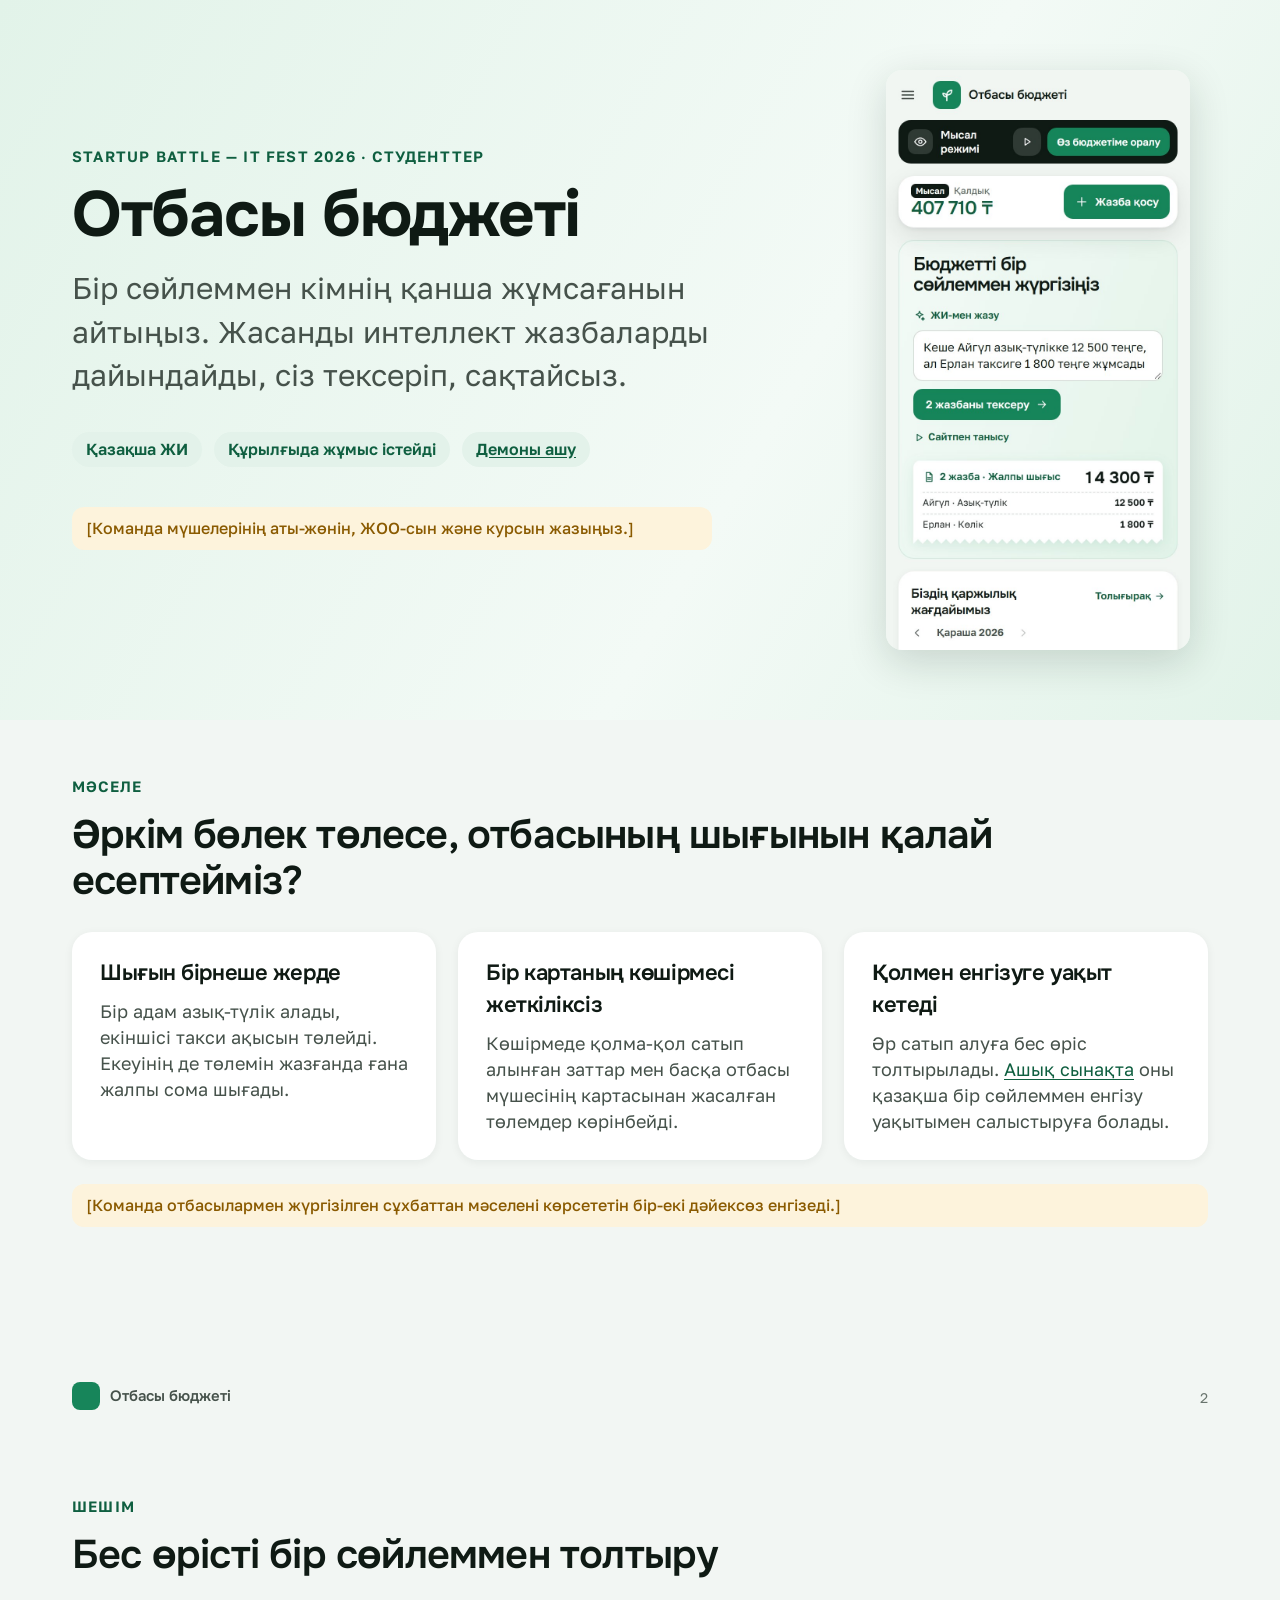
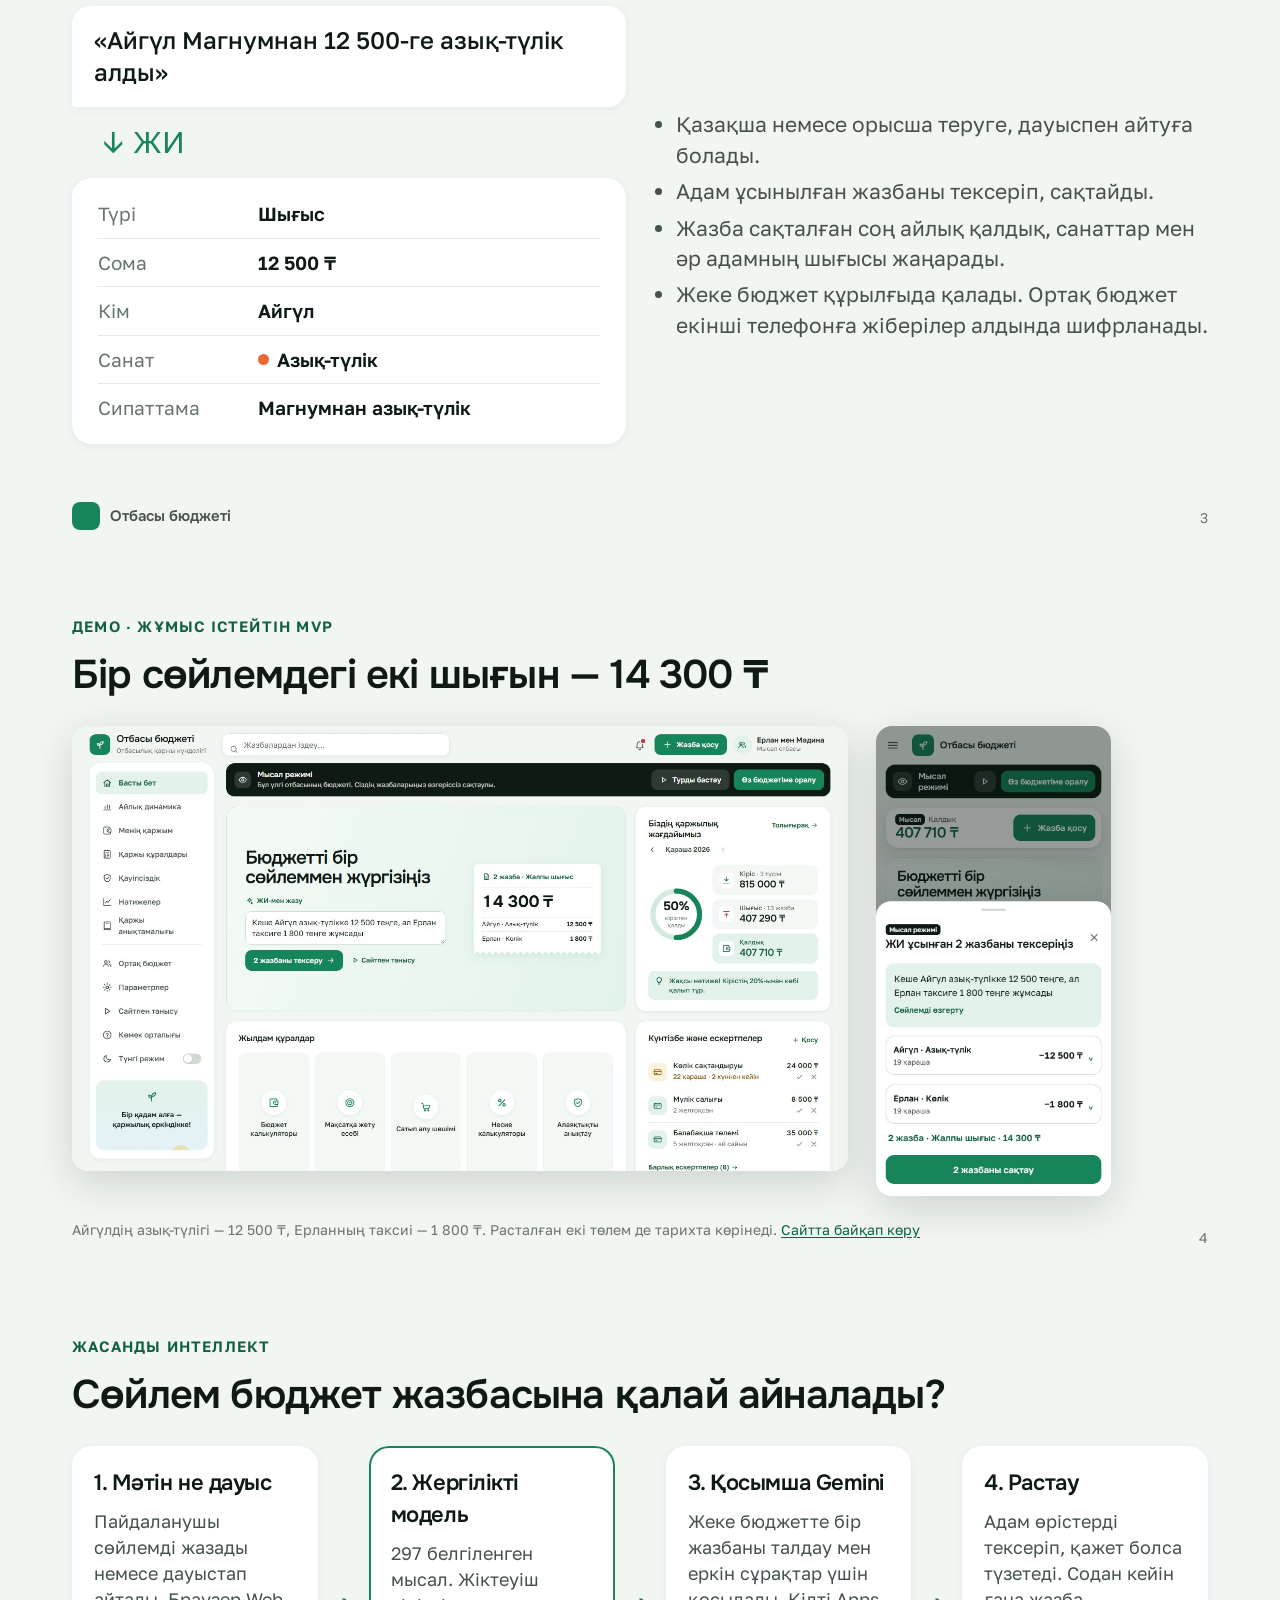
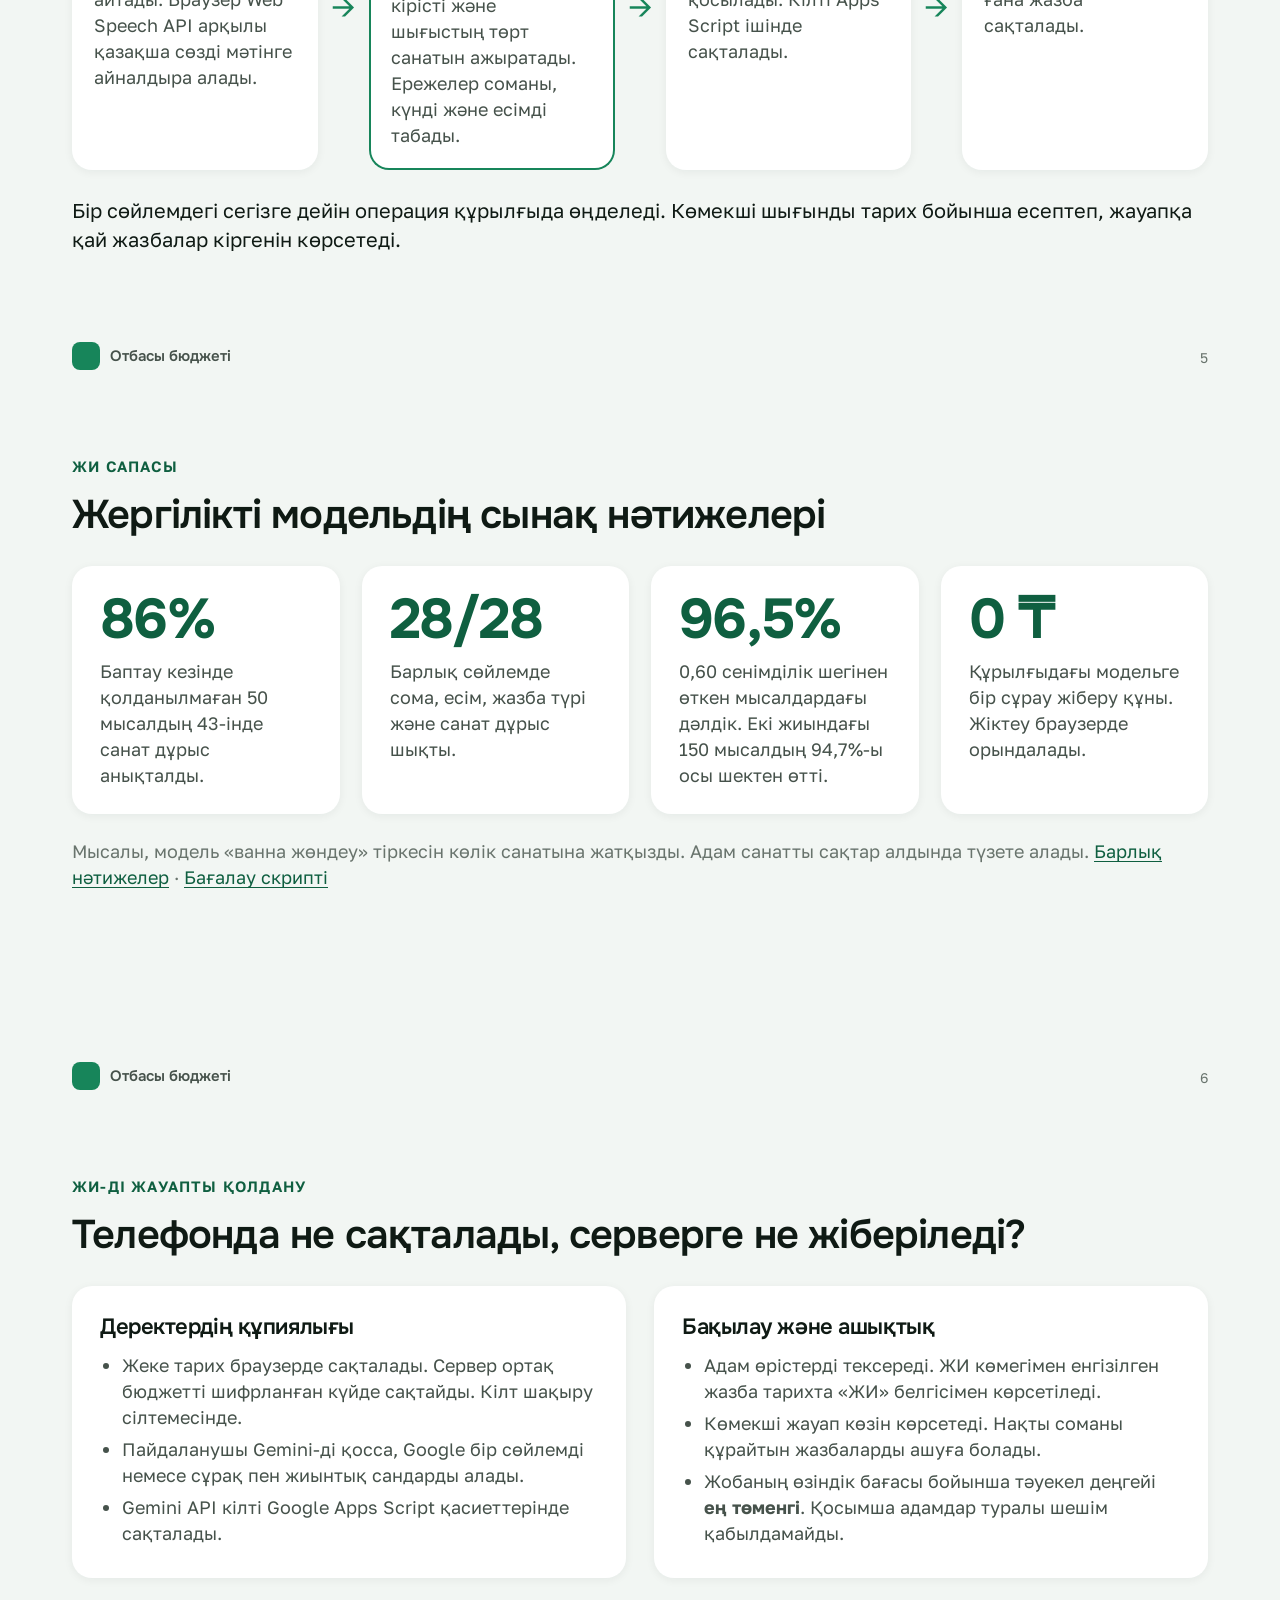
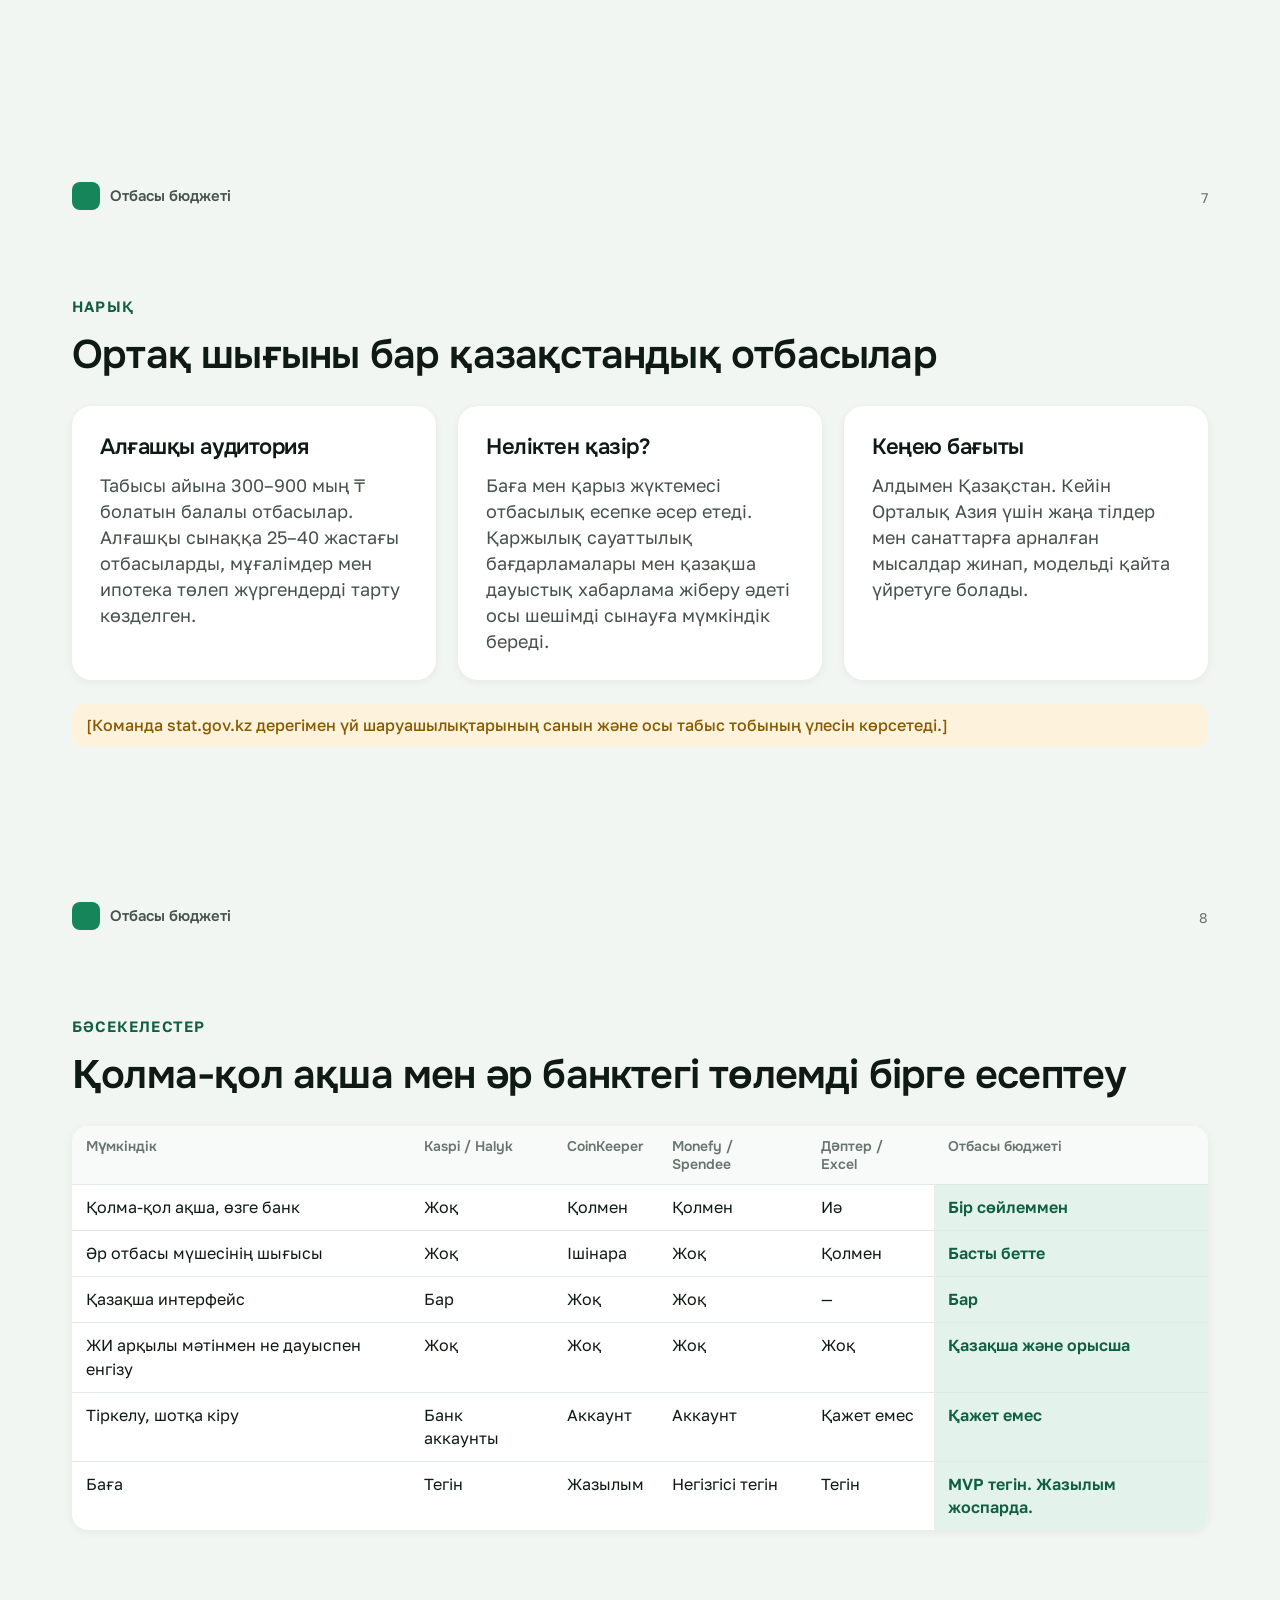
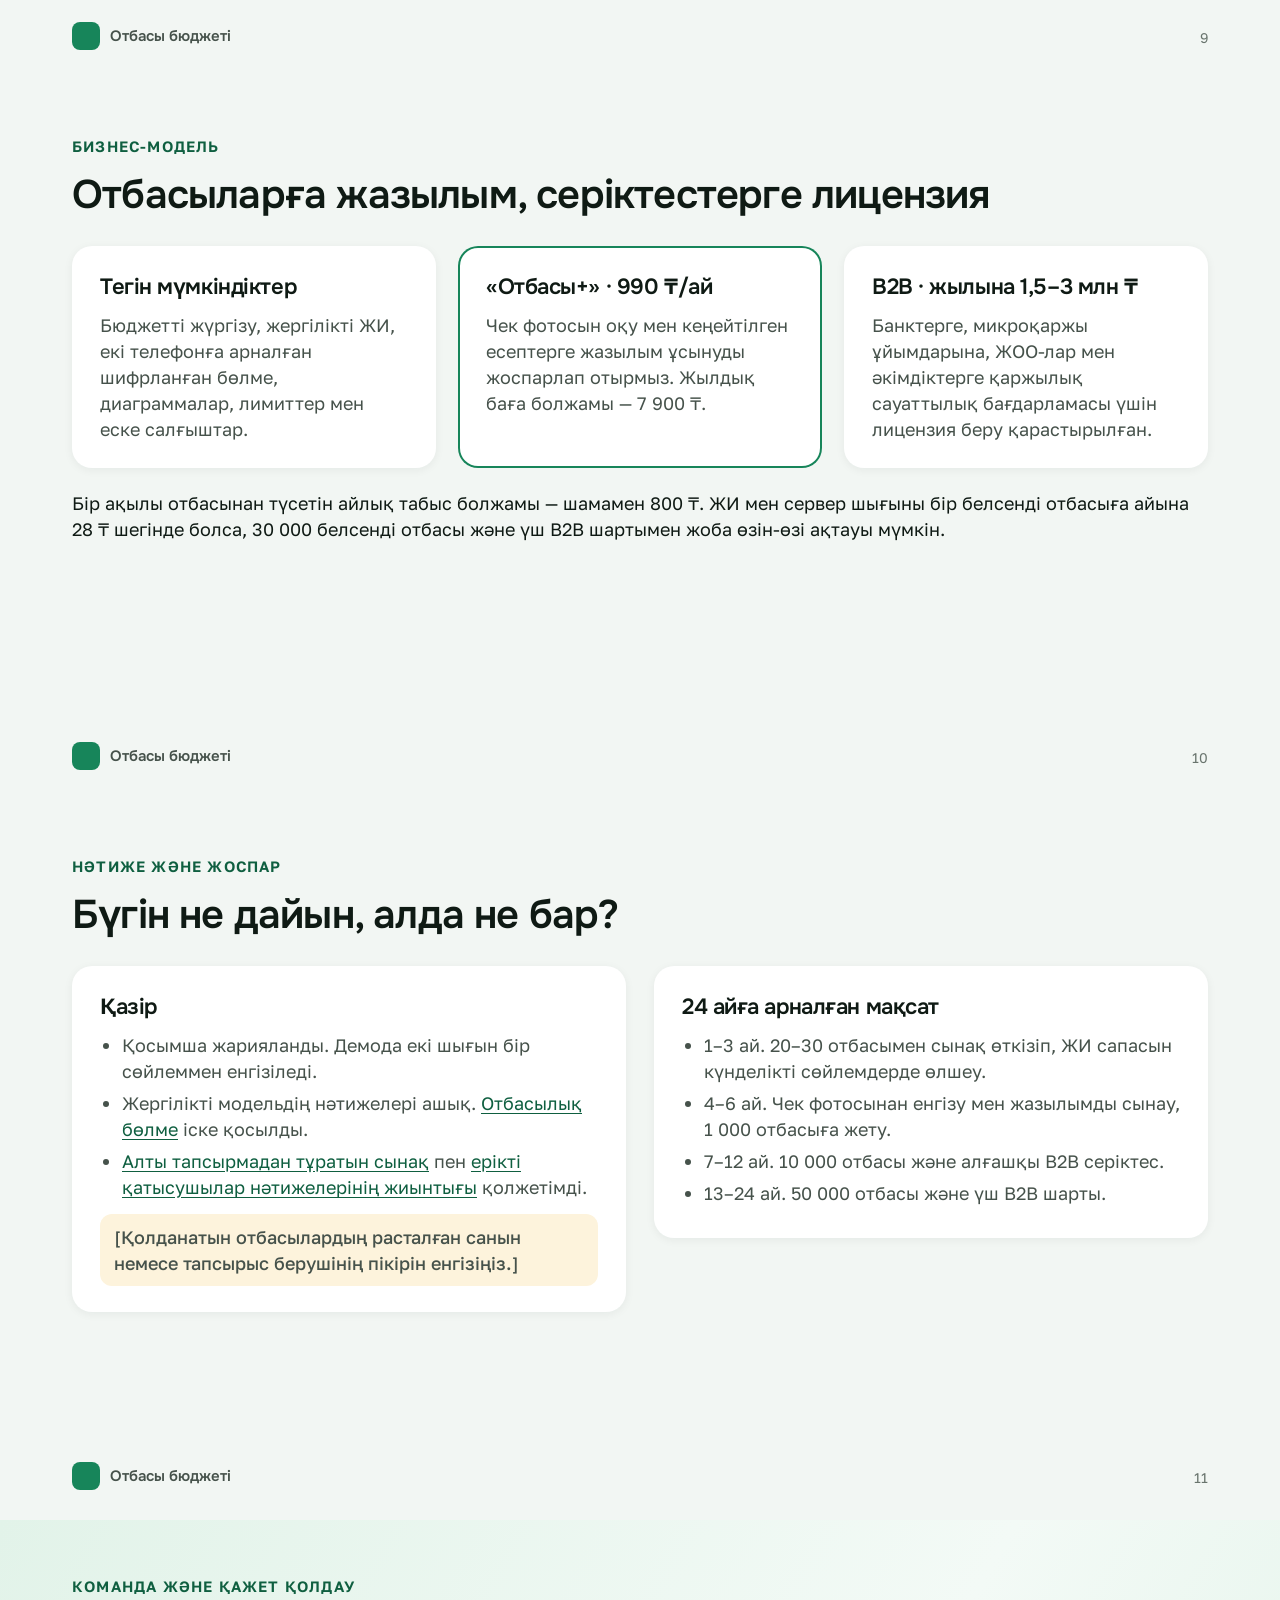
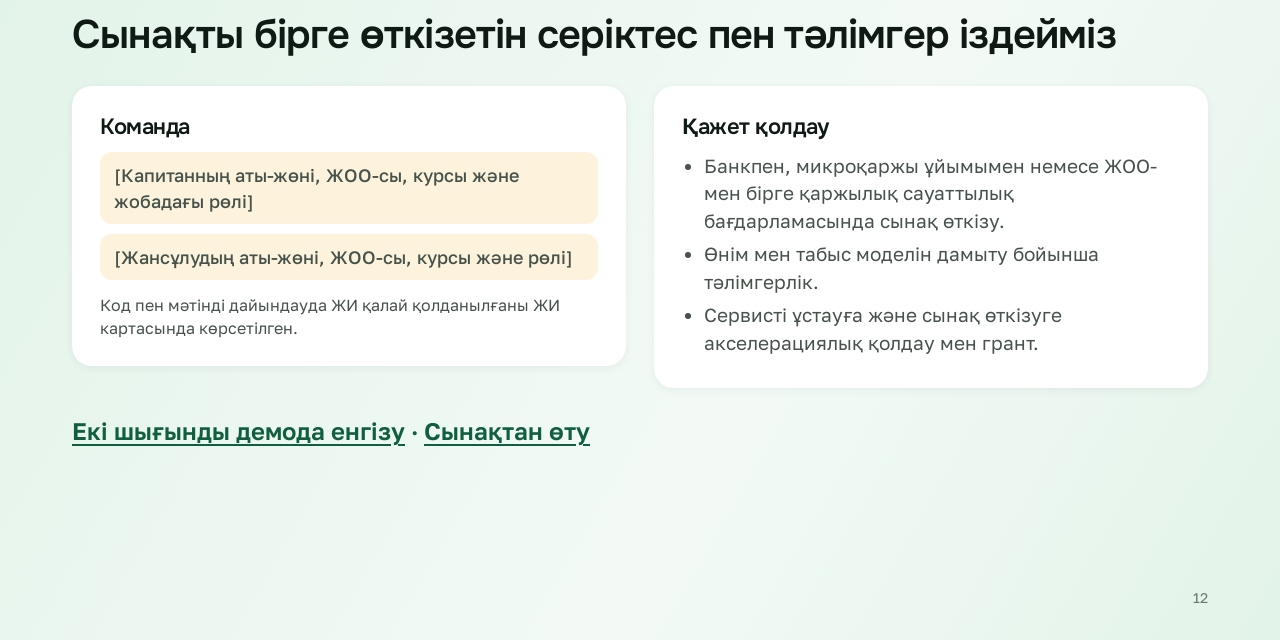
<file: competition/deck/deck.html>
<!doctype html>
<html lang="kk">
<head>
<meta charset="utf-8">
<title>Отбасы бюджеті — жоба таныстырылымы</title>
<link rel="stylesheet" href="https://fonts.googleapis.com/css2?family=Golos+Text:wght@400;500;600&family=Onest:wght@500;600;700&display=swap">
<style>
:root { --bg: #f2f6f3; --surface: #fff; --ink: #0f1a14; --ink-2: #46524b; --ink-3: #69746d; --accent: #17855a; --accent-soft: #e3f2ea; --accent-ink: #0f5f40; --line: #e3eae5; --warn: #8a5a00; --warn-soft: #fdf3dc;
  --c-food: #eb6834; --c-transport: #1497b8; --c-home: #6250d6; --c-other: #c2458a; }
@page { size: 1280px 720px; margin: 0; }
* { box-sizing: border-box; }
html, body { margin: 0; background: #ccc; }
body { font: 400 20px/1.45 "Golos Text", system-ui, sans-serif; color: var(--ink); -webkit-print-color-adjust: exact; print-color-adjust: exact; }
.s { width: 1280px; height: 720px; padding: 56px 72px 80px; background: var(--bg); position: relative; overflow: hidden; page-break-after: always; display: flex; flex-direction: column; }
.s:last-child { page-break-after: auto; }
h1, h2, h3 { font-family: Onest, "Golos Text", sans-serif; margin: 0; letter-spacing: -0.02em; }
h1 { font-size: 64px; line-height: 1.05; font-weight: 700; }
h2 { font-size: 40px; line-height: 1.15; font-weight: 600; margin-bottom: 28px; }
h3 { font-size: 22px; font-weight: 600; margin-bottom: 8px; }
p { margin: 0; }
.eyebrow { font-size: 15px; font-weight: 600; letter-spacing: .08em; text-transform: uppercase; color: var(--accent-ink); margin-bottom: 14px; }
.num { position: absolute; right: 72px; bottom: 32px; font-size: 14px; color: var(--ink-3); }
.brand { position: absolute; left: 72px; bottom: 30px; display: flex; align-items: center; gap: 10px; font: 600 15px Onest, sans-serif; color: var(--ink-2); }
.logo { width: 28px; height: 28px; border-radius: 8px; background: var(--accent); display: grid; place-items: center; }
.grid2 { display: grid; grid-template-columns: 1fr 1fr; gap: 28px; align-items: start; }
.grid3 { display: grid; grid-template-columns: repeat(3, 1fr); gap: 22px; }
.card { background: var(--surface); border-radius: 20px; padding: 26px 28px; box-shadow: 0 2px 10px rgba(15, 40, 27, .06); }
.card p { color: var(--ink-2); font-size: 18px; }
.big { font: 700 56px/1 Onest, sans-serif; letter-spacing: -0.03em; color: var(--accent-ink); }
a { color: var(--accent-ink); text-underline-offset: .15em; }
.muted { color: var(--ink-3); }
.pill { display: inline-flex; align-items: center; gap: 8px; padding: 6px 14px; border-radius: 999px; background: var(--accent-soft); color: var(--accent-ink); font-weight: 600; font-size: 16px; }
.shot { border-radius: 16px; box-shadow: 0 12px 40px rgba(15, 40, 27, .16); display: block; }
table { border-collapse: separate; border-spacing: 0; width: 100%; font-size: 16px; background: var(--surface); border-radius: 16px; overflow: hidden; box-shadow: 0 2px 10px rgba(15, 40, 27, .06); }
th, td { padding: 11px 14px; text-align: left; border-bottom: 1px solid var(--line); vertical-align: top; }
th { font: 600 14px Onest, sans-serif; color: var(--ink-3); background: #f7faf8; }
tr:last-child td { border-bottom: 0; }
td.us { background: var(--accent-soft); color: var(--accent-ink); font-weight: 600; }
.flow { display: flex; align-items: stretch; gap: 14px; }
.flow .card { flex: 1; padding: 22px; }
.arrow { align-self: center; font-size: 30px; color: var(--accent); }
.note { font-size: 14px; color: var(--ink-3); margin-top: auto; padding-top: 14px; }
.todo { background: var(--warn-soft); color: var(--warn); border-radius: 12px; padding: 10px 14px; font-size: 16px; font-weight: 500; }
ul { margin: 0; padding-left: 22px; } li { margin: 6px 0; }
.bubble { background: var(--surface); border-radius: 18px 18px 18px 4px; padding: 18px 22px; font: 500 24px/1.35 "Golos Text", sans-serif; box-shadow: 0 2px 10px rgba(15, 40, 27, .06); }
.field { display: grid; grid-template-columns: 150px 1fr; gap: 10px; padding: 10px 0; border-bottom: 1px solid var(--line); font-size: 19px; }
.field b { font-weight: 600; }
.tag { display: inline-flex; align-items: center; gap: 8px; } .tag i { width: 11px; height: 11px; border-radius: 50%; background: var(--c-food); }
</style>
</head>
<body>

<!-- 1 -->
<section class="s" style="background: linear-gradient(120deg, #e2f3e9, #f3faf6 60%, #e2f3e9); justify-content: center;">
  <div class="eyebrow">StartUp Battle — IT FEST 2026 · Студенттер</div>
  <h1>Отбасы бюджеті</h1>
  <p style="font-size: 30px; margin-top: 18px; max-width: 680px; color: var(--ink-2);">Бір сөйлеммен кімнің қанша жұмсағанын айтыңыз. Жасанды интеллект жазбаларды дайындайды, сіз тексеріп, сақтайсыз.</p>
  <p style="margin-top: 34px; display: flex; gap: 12px; flex-wrap: wrap;"><span class="pill">Қазақша ЖИ</span><span class="pill">Құрылғыда жұмыс істейді</span><a class="pill" href="https://foxfordkz-cyber.github.io/qarzhy/?demo=batch">Демоны ашу</a></p>
  <p style="margin-top: 40px; max-width: 640px;" class="todo">[Команда мүшелерінің аты-жөнін, ЖОО-сын және курсын жазыңыз.]</p>
  <img src="deck-phone.jpg" style="position: absolute; right: 90px; top: 70px; height: 580px;" class="shot" alt="Телефондағы демо-бюджеттің басты беті">
</section>

<!-- 2 -->
<section class="s">
  <div class="eyebrow">Мәселе</div>
  <h2>Әркім бөлек төлесе, отбасының шығынын қалай есептейміз?</h2>
  <div class="grid3">
    <div class="card"><h3>Шығын бірнеше жерде</h3><p>Бір адам азық-түлік алады, екіншісі такси ақысын төлейді. Екеуінің де төлемін жазғанда ғана жалпы сома шығады.</p></div>
    <div class="card"><h3>Бір картаның көшірмесі жеткіліксіз</h3><p>Көшірмеде қолма-қол сатып алынған заттар мен басқа отбасы мүшесінің картасынан жасалған төлемдер көрінбейді.</p></div>
    <div class="card"><h3>Қолмен енгізуге уақыт кетеді</h3><p>Әр сатып алуға бес өріс толтырылады. <a href="https://foxfordkz-cyber.github.io/qarzhy/pilot/">Ашық сынақта</a> оны қазақша бір сөйлеммен енгізу уақытымен салыстыруға болады.</p></div>
  </div>
  <p class="todo" style="margin-top: 24px;">[Команда отбасылармен жүргізілген сұхбаттан мәселені көрсететін бір-екі дәйексөз енгізеді.]</p>
  <div class="brand"><span class="logo"></span>Отбасы бюджеті</div><div class="num">2</div>
</section>

<!-- 3 -->
<section class="s">
  <div class="eyebrow">Шешім</div>
  <h2>Бес өрісті бір сөйлеммен толтыру</h2>
  <div class="grid2" style="align-items: center;">
    <div>
      <div class="bubble">«Айгүл Магнумнан 12 500-ге азық-түлік алды»</div>
      <div class="arrow" style="margin: 14px 0 14px 30px;">↓ ЖИ</div>
      <div class="card" style="padding: 12px 26px;">
        <div class="field"><span class="muted">Түрі</span><b>Шығыс</b></div>
        <div class="field"><span class="muted">Сома</span><b>12 500 ₸</b></div>
        <div class="field"><span class="muted">Кім</span><b>Айгүл</b></div>
        <div class="field"><span class="muted">Санат</span><b class="tag"><i></i>Азық-түлік</b></div>
        <div class="field" style="border: 0;"><span class="muted">Сипаттама</span><b>Магнумнан азық-түлік</b></div>
      </div>
    </div>
    <div><ul style="font-size: 21px; color: var(--ink-2);">
        <li>Қазақша немесе орысша теруге, дауыспен айтуға болады.</li>
        <li>Адам ұсынылған жазбаны тексеріп, сақтайды.</li>
        <li>Жазба сақталған соң айлық қалдық, санаттар мен әр адамның шығысы жаңарады.</li>
        <li>Жеке бюджет құрылғыда қалады. Ортақ бюджет екінші телефонға жіберілер алдында шифрланады.</li>
      </ul></div>
  </div>
  <div class="brand"><span class="logo"></span>Отбасы бюджеті</div><div class="num">3</div>
</section>

<!-- 4 -->
<section class="s" style="padding-bottom: 40px;">
  <div class="eyebrow">Демо · жұмыс істейтін MVP</div>
  <h2>Бір сөйлемдегі екі шығын — 14 300 ₸</h2>
  <div style="display: flex; gap: 28px; flex: 1; min-height: 0; align-items: flex-start;">
    <img src="deck-desktop.jpg" class="shot" style="width: 776px; height: auto;" alt="Компьютердегі демо-бюджет пен екі шығынның алдын ала есебі">
    <img src="deck-form.jpg" class="shot" style="height: 470px; width: auto;" alt="Телефонда екі жазбаны сақтау алдында тексеру">
  </div>
  <p class="note" style="margin-top: 0;">Айгүлдің азық-түлігі — 12 500 ₸, Ерланның таксиі — 1 800 ₸. Расталған екі төлем де тарихта көрінеді. <a href="https://foxfordkz-cyber.github.io/qarzhy/?demo=batch">Сайтта байқап көру</a></p>
  <div class="num">4</div>
</section>

<!-- 5 -->
<section class="s">
  <div class="eyebrow">Жасанды интеллект</div>
  <h2>Сөйлем бюджет жазбасына қалай айналады?</h2>
  <div class="flow">
    <div class="card"><h3>1. Мәтін не дауыс</h3><p>Пайдаланушы сөйлемді жазады немесе дауыстап айтады. Браузер Web Speech API арқылы қазақша сөзді мәтінге айналдыра алады.</p></div>
    <div class="arrow">→</div>
    <div class="card" style="box-shadow: inset 0 0 0 2px var(--accent);"><h3>2. Жергілікті модель</h3><p>297 белгіленген мысал. Жіктеуіш кірісті және шығыстың төрт санатын ажыратады. Ережелер соманы, күнді және есімді табады.</p></div>
    <div class="arrow">→</div>
    <div class="card"><h3>3. Қосымша Gemini</h3><p>Жеке бюджетте бір жазбаны талдау мен еркін сұрақтар үшін қосылады. Кілті Apps Script ішінде сақталады.</p></div>
    <div class="arrow">→</div>
    <div class="card"><h3>4. Растау</h3><p>Адам өрістерді тексеріп, қажет болса түзетеді. Содан кейін ғана жазба сақталады.</p></div>
  </div>
  <p style="margin-top: 26px; font-size: 20px;">Бір сөйлемдегі сегізге дейін операция құрылғыда өңделеді. Көмекші шығынды тарих бойынша есептеп, жауапқа қай жазбалар кіргенін көрсетеді.</p>
  <div class="brand"><span class="logo"></span>Отбасы бюджеті</div><div class="num">5</div>
</section>

<!-- 6 -->
<section class="s">
  <div class="eyebrow">ЖИ сапасы</div>
  <h2>Жергілікті модельдің сынақ нәтижелері</h2>
  <div class="grid3" style="grid-template-columns: repeat(4, 1fr);">
    <div class="card"><div class="big">86%</div><p style="margin-top: 10px;">Баптау кезінде қолданылмаған 50 мысалдың 43-інде санат дұрыс анықталды.</p></div>
    <div class="card"><div class="big">28/28</div><p style="margin-top: 10px;">Барлық сөйлемде сома, есім, жазба түрі және санат дұрыс шықты.</p></div>
    <div class="card"><div class="big">96,5%</div><p style="margin-top: 10px;">0,60 сенімділік шегінен өткен мысалдардағы дәлдік. Екі жиындағы 150 мысалдың 94,7%-ы осы шектен өтті.</p></div>
    <div class="card"><div class="big">0 ₸</div><p style="margin-top: 10px;">Құрылғыдағы модельге бір сұрау жіберу құны. Жіктеу браузерде орындалады.</p></div>
  </div>
  <p style="margin-top: 24px; font-size: 18px;" class="muted">Мысалы, модель «ванна жөндеу» тіркесін көлік санатына жатқызды. Адам санатты сақтар алдында түзете алады. <a href="https://github.com/foxfordkz-cyber/qarzhy/blob/claude/eloquent-cray-63d865/ai/metrics.txt">Барлық нәтижелер</a> · <a href="https://github.com/foxfordkz-cyber/qarzhy/blob/claude/eloquent-cray-63d865/ai/eval.js">Бағалау скрипті</a></p>
  <div class="brand"><span class="logo"></span>Отбасы бюджеті</div><div class="num">6</div>
</section>

<!-- 7 -->
<section class="s">
  <div class="eyebrow">ЖИ-ді жауапты қолдану</div>
  <h2>Телефонда не сақталады, серверге не жіберіледі?</h2>
  <div class="grid2">
    <div class="card"><h3>Деректердің құпиялығы</h3><ul style="font-size: 18px; color: var(--ink-2);">
        <li>Жеке тарих браузерде сақталады. Сервер ортақ бюджетті шифрланған күйде сақтайды. Кілт шақыру сілтемесінде.</li>
        <li>Пайдаланушы Gemini-ді қосса, Google бір сөйлемді немесе сұрақ пен жиынтық сандарды алады.</li>
        <li>Gemini API кілті Google Apps Script қасиеттерінде сақталады.</li>
      </ul></div>
    <div class="card"><h3>Бақылау және ашықтық</h3><ul style="font-size: 18px; color: var(--ink-2);">
        <li>Адам өрістерді тексереді. ЖИ көмегімен енгізілген жазба тарихта «ЖИ» белгісімен көрсетіледі.</li>
        <li>Көмекші жауап көзін көрсетеді. Нақты соманы құрайтын жазбаларды ашуға болады.</li>
        <li>Жобаның өзіндік бағасы бойынша тәуекел деңгейі <b>ең төменгі</b>. Қосымша адамдар туралы шешім қабылдамайды.</li>
      </ul></div>
  </div>
  <div class="brand"><span class="logo"></span>Отбасы бюджеті</div><div class="num">7</div>
</section>

<!-- 8 -->
<section class="s">
  <div class="eyebrow">Нарық</div>
  <h2>Ортақ шығыны бар қазақстандық отбасылар</h2>
  <div class="grid3">
    <div class="card"><h3>Алғашқы аудитория</h3><p>Табысы айына 300–900 мың ₸ болатын балалы отбасылар. Алғашқы сынаққа 25–40 жастағы отбасыларды, мұғалімдер мен ипотека төлеп жүргендерді тарту көзделген.</p></div>
    <div class="card"><h3>Неліктен қазір?</h3><p>Баға мен қарыз жүктемесі отбасылық есепке әсер етеді. Қаржылық сауаттылық бағдарламалары мен қазақша дауыстық хабарлама жіберу әдеті осы шешімді сынауға мүмкіндік береді.</p></div>
    <div class="card"><h3>Кеңею бағыты</h3><p>Алдымен Қазақстан. Кейін Орталық Азия үшін жаңа тілдер мен санаттарға арналған мысалдар жинап, модельді қайта үйретуге болады.</p></div>
  </div>
  <p class="todo" style="margin-top: 24px;">[Команда stat.gov.kz дерегімен үй шаруашылықтарының санын және осы табыс тобының үлесін көрсетеді.]</p>
  <div class="brand"><span class="logo"></span>Отбасы бюджеті</div><div class="num">8</div>
</section>

<!-- 9 -->
<section class="s">
  <div class="eyebrow">Бәсекелестер</div>
  <h2>Қолма-қол ақша мен әр банктегі төлемді бірге есептеу</h2>
  <table>
    <tr><th>Мүмкіндік</th><th>Kaspi / Halyk</th><th>CoinKeeper</th><th>Monefy / Spendee</th><th>Дәптер / Excel</th><th>Отбасы бюджеті</th></tr>
    <tr><td>Қолма-қол ақша, өзге банк</td><td>Жоқ</td><td>Қолмен</td><td>Қолмен</td><td>Иә</td><td class="us">Бір сөйлеммен</td></tr>
    <tr><td>Әр отбасы мүшесінің шығысы</td><td>Жоқ</td><td>Ішінара</td><td>Жоқ</td><td>Қолмен</td><td class="us">Басты бетте</td></tr>
    <tr><td>Қазақша интерфейс</td><td>Бар</td><td>Жоқ</td><td>Жоқ</td><td>—</td><td class="us">Бар</td></tr>
    <tr><td>ЖИ арқылы мәтінмен не дауыспен енгізу</td><td>Жоқ</td><td>Жоқ</td><td>Жоқ</td><td>Жоқ</td><td class="us">Қазақша және орысша</td></tr>
    <tr><td>Тіркелу, шотқа кіру</td><td>Банк аккаунты</td><td>Аккаунт</td><td>Аккаунт</td><td>Қажет емес</td><td class="us">Қажет емес</td></tr>
    <tr><td>Баға</td><td>Тегін</td><td>Жазылым</td><td>Негізгісі тегін</td><td>Тегін</td><td class="us">MVP тегін. Жазылым жоспарда.</td></tr>
  </table>
  <div class="brand"><span class="logo"></span>Отбасы бюджеті</div><div class="num">9</div>
</section>

<!-- 10 -->
<section class="s">
  <div class="eyebrow">Бизнес-модель</div>
  <h2>Отбасыларға жазылым, серіктестерге лицензия</h2>
  <div class="grid3">
    <div class="card"><h3>Тегін мүмкіндіктер</h3><p>Бюджетті жүргізу, жергілікті ЖИ, екі телефонға арналған шифрланған бөлме, диаграммалар, лимиттер мен еске салғыштар.</p></div>
    <div class="card" style="box-shadow: inset 0 0 0 2px var(--accent);"><h3>«Отбасы+» · 990 ₸/ай</h3><p>Чек фотосын оқу мен кеңейтілген есептерге жазылым ұсынуды жоспарлап отырмыз. Жылдық баға болжамы — 7 900 ₸.</p></div>
    <div class="card"><h3>B2B · жылына 1,5–3 млн ₸</h3><p>Банктерге, микроқаржы ұйымдарына, ЖОО-лар мен әкімдіктерге қаржылық сауаттылық бағдарламасы үшін лицензия беру қарастырылған.</p></div>
  </div>
  <p style="margin-top: 22px; font-size: 18px;">Бір ақылы отбасынан түсетін айлық табыс болжамы — шамамен 800 ₸. ЖИ мен сервер шығыны бір белсенді отбасыға айына 28 ₸ шегінде болса, 30 000 белсенді отбасы және үш B2B шартымен жоба өзін-өзі ақтауы мүмкін.</p>
  <div class="brand"><span class="logo"></span>Отбасы бюджеті</div><div class="num">10</div>
</section>

<!-- 11 -->
<section class="s">
  <div class="eyebrow">Нәтиже және жоспар</div>
  <h2>Бүгін не дайын, алда не бар?</h2>
  <div class="grid2">
    <div class="card"><h3>Қазір</h3><ul style="font-size: 18px; color: var(--ink-2);">
        <li>Қосымша жарияланды. Демода екі шығын бір сөйлеммен енгізіледі.</li>
        <li>Жергілікті модельдің нәтижелері ашық. <a href="https://foxfordkz-cyber.github.io/qarzhy/?family=1">Отбасылық бөлме</a> іске қосылды.</li>
        <li><a href="https://foxfordkz-cyber.github.io/qarzhy/pilot/">Алты тапсырмадан тұратын сынақ</a> пен <a href="https://foxfordkz-cyber.github.io/qarzhy/pilot/?results=1">ерікті қатысушылар нәтижелерінің жиынтығы</a> қолжетімді.</li>
      </ul><p class="todo" style="margin-top: 14px;">[Қолданатын отбасылардың расталған санын немесе тапсырыс берушінің пікірін енгізіңіз.]</p></div>
    <div class="card"><h3>24 айға арналған мақсат</h3><ul style="font-size: 18px; color: var(--ink-2);">
        <li>1–3 ай. 20–30 отбасымен сынақ өткізіп, ЖИ сапасын күнделікті сөйлемдерде өлшеу.</li>
        <li>4–6 ай. Чек фотосынан енгізу мен жазылымды сынау, 1 000 отбасыға жету.</li>
        <li>7–12 ай. 10 000 отбасы және алғашқы B2B серіктес.</li>
        <li>13–24 ай. 50 000 отбасы және үш B2B шарты.</li>
      </ul></div>
  </div>
  <div class="brand"><span class="logo"></span>Отбасы бюджеті</div><div class="num">11</div>
</section>

<!-- 12 -->
<section class="s" style="background: linear-gradient(120deg, #e2f3e9, #f3faf6 60%, #e2f3e9);">
  <div class="eyebrow">Команда және қажет қолдау</div>
  <h2>Сынақты бірге өткізетін серіктес пен тәлімгер іздейміз</h2>
  <div class="grid2">
    <div class="card"><h3>Команда</h3><p class="todo">[Капитанның аты-жөні, ЖОО-сы, курсы және жобадағы рөлі]</p><p class="todo" style="margin-top: 10px;">[Жансұлудың аты-жөні, ЖОО-сы, курсы және рөлі]</p><p style="margin-top: 14px; font-size: 16px;">Код пен мәтінді дайындауда ЖИ қалай қолданылғаны ЖИ картасында көрсетілген.</p></div>
    <div class="card"><h3>Қажет қолдау</h3><ul style="font-size: 19px; color: var(--ink-2);">
        <li>Банкпен, микроқаржы ұйымымен немесе ЖОО-мен бірге қаржылық сауаттылық бағдарламасында сынақ өткізу.</li>
        <li>Өнім мен табыс моделін дамыту бойынша тәлімгерлік.</li>
        <li>Сервисті ұстауға және сынақ өткізуге акселерациялық қолдау мен грант.</li>
      </ul></div>
  </div>
  <p style="margin-top: 26px; font-size: 24px; font-weight: 600; color: var(--accent-ink);"><a href="https://foxfordkz-cyber.github.io/qarzhy/?demo=batch">Екі шығынды демода енгізу</a> · <a href="https://foxfordkz-cyber.github.io/qarzhy/pilot/">Сынақтан өту</a></p>
  <div class="num">12</div>
</section>
</body>
</html>
</file>
<file: css/style.css>
/* Layout: dashboard shell like the client's sample. Header (brand, search, actions) over a sidebar + 12-column card grid.
   Phone: sticky balance bar with the add button, then summary, charts, people, history, then the rest. */
:root {
  --bg: #f2f6f3;
  --surface: #ffffff;
  --surface-2: #f4f8f5;
  --line: #e3eae5;
  --line-strong: #d1dbd4;
  --ink: #0f1a14;
  --ink-2: #46524b;
  --ink-3: #69746d;
  --accent: #17855a;
  --accent-hover: #12704b;
  --accent-soft: #e3f2ea;
  --accent-soft-2: #d2ebde;
  --accent-ink: #0f5f40;
  --on-accent: #ffffff;
  --pos-ink: #0f6b47;
  --neg: #c4383a;
  --neg-soft: #fbecec;
  --on-neg: #ffffff;
  --warn-soft: #fdf3dc;
  --warn-ink: #8a5a00;
  --c-food: #eb6834;
  --c-transport: #1497b8;
  --c-home: #6250d6;
  --c-other: #c2458a;
  --ch-inc: #17855a;
  --ch-exp: #c4851c;
  --hero-a: #e2f3e9;
  --hero-b: #f3faf6;
  --ill-leaf: #b9e0c9;
  --ill-leaf-2: #7fc59c;
  --ill-leaf-3: #4ea677;
  --ill-coin: #f4bf3f;
  --ill-coin-d: #d9971b;
  --ill-pink: #f6b3c0;
  --ill-pink-d: #e78ea0;
  --ill-dark: #1f2d36;
  --ill-dark-2: #344652;
  --ill-sky: #e4f1f7;
  --ill-city: #b7d3e2;
  --ill-city-2: #d3e5ee;
  --ill-shadow: rgba(23, 133, 90, .10);
  --shadow-1: 0 1px 2px rgba(15, 40, 27, .04), 0 2px 10px rgba(15, 40, 27, .05);
  --shadow-2: 0 2px 6px rgba(15, 40, 27, .06), 0 12px 32px rgba(15, 40, 27, .10);
  --shadow-3: 0 24px 64px rgba(10, 28, 18, .22);
  --font-display: "Onest", "Golos Text", system-ui, -apple-system, "Segoe UI", Roboto, sans-serif;
  --font-body: "Golos Text", system-ui, -apple-system, "Segoe UI", Roboto, sans-serif;
  --r-md: 12px;
  --r-lg: 16px;
  --r-xl: 20px;
  --top-h: 72px;
}
:root[data-theme="dark"] {
  --bg: #0c110e;
  --surface: #141b17;
  --surface-2: #1a231e;
  --line: #243029;
  --line-strong: #2f3d35;
  --ink: #e8eeea;
  --ink-2: #b0bbb4;
  --ink-3: #87938c;
  --accent: #3dbb84;
  --accent-hover: #55c895;
  --accent-soft: #15301f;
  --accent-soft-2: #1c3f2a;
  --accent-ink: #7fdcb0;
  --on-accent: #04130b;
  --pos-ink: #6fd3a3;
  --neg: #ef7b7b;
  --neg-soft: #3a1d1e;
  --on-neg: #1a0606;
  --warn-soft: #33290f;
  --warn-ink: #f0c56a;
  --c-food: #e06a35;
  --c-transport: #1c9abd;
  --c-home: #7a6be2;
  --c-other: #b43f7c;
  --ch-inc: #33a072;
  --ch-exp: #bd8424;
  --hero-a: #123122;
  --hero-b: #0f1f17;
  --ill-leaf: #1e4a33;
  --ill-leaf-2: #2f7350;
  --ill-leaf-3: #3f9467;
  --ill-coin: #e5b03a;
  --ill-coin-d: #b47d12;
  --ill-pink: #d9909f;
  --ill-pink-d: #c07083;
  --ill-dark: #0a1116;
  --ill-dark-2: #22323c;
  --ill-sky: #13222a;
  --ill-city: #2b4655;
  --ill-city-2: #1e333f;
  --ill-shadow: rgba(0, 0, 0, .35);
  --shadow-1: 0 1px 2px rgba(0, 0, 0, .3), 0 0 0 1px rgba(255, 255, 255, .03);
  --shadow-2: 0 4px 16px rgba(0, 0, 0, .45), 0 0 0 1px rgba(255, 255, 255, .04);
  --shadow-3: 0 24px 64px rgba(0, 0, 0, .6);
  color-scheme: dark;
}

*, *::before, *::after { box-sizing: border-box; }
html { -webkit-text-size-adjust: 100%; }
html.lock, html.lock body { overflow: hidden; }
body {
  margin: 0; background: var(--bg); color: var(--ink);
  font: 400 15px/1.5 var(--font-body);
  -webkit-font-smoothing: antialiased; -moz-osx-font-smoothing: grayscale;
}
body::before { content: ""; position: fixed; inset: 0 0 auto; height: env(safe-area-inset-top, 0px); z-index: 45; background: var(--bg); }
button, input { font: inherit; color: inherit; }
button { -webkit-tap-highlight-color: transparent; }
h1, h2, h3 { margin: 0; font-family: var(--font-display); font-weight: 600; letter-spacing: -0.01em; text-wrap: balance; }
p { margin: 0; }
svg { flex: none; }
[hidden] { display: none !important; }
:focus-visible { outline: 2px solid var(--accent); outline-offset: 2px; }
.sr-only { position: absolute; width: 1px; height: 1px; padding: 0; margin: -1px; overflow: hidden; clip: rect(0 0 0 0); white-space: nowrap; border: 0; }

.app {
  max-width: 1480px; margin: 0 auto;
  padding-left: max(16px, env(safe-area-inset-left, 0px));
  padding-right: max(16px, env(safe-area-inset-right, 0px));
  padding-block: 0 40px;
}
@media (min-width: 720px) {
  .app { padding-left: max(24px, env(safe-area-inset-left, 0px)); padding-right: max(24px, env(safe-area-inset-right, 0px)); padding-block: 0 48px; }
}

/* ---------- buttons ---------- */
.btn {
  display: inline-flex; align-items: center; justify-content: center; gap: 8px;
  height: 40px; padding: 0 16px; border: 0; border-radius: var(--r-md);
  font-size: 14px; font-weight: 600; line-height: 1; white-space: nowrap; cursor: pointer; text-decoration: none;
  transition: background-color .15s, box-shadow .15s, transform .1s, color .15s;
}
.btn:active { transform: translateY(1px); }
.btn-primary { background: var(--accent); color: var(--on-accent); }
.btn-primary:hover { background: var(--accent-hover); }
.btn-ghost { background: var(--surface); color: var(--ink); box-shadow: var(--shadow-1), inset 0 0 0 1px var(--line); }
.btn-ghost:hover { background: var(--surface-2); }
.btn-soft { background: var(--accent-soft); color: var(--accent-ink); }
.btn-soft:hover { background: var(--accent-soft-2); }
.btn-danger { background: var(--neg); color: var(--on-neg); }
.btn-danger:hover { filter: brightness(.95); }
.btn-lg { height: 48px; padding: 0 20px; font-size: 15px; border-radius: 14px; }
.btn-block { width: 100%; }
.btn[disabled] { opacity: .5; cursor: not-allowed; }
.icon-btn {
  position: relative; width: 40px; height: 40px; border: 0; border-radius: var(--r-md); flex: none;
  display: grid; place-items: center; background: transparent; color: var(--ink-2); cursor: pointer;
  transition: background-color .15s, color .15s;
}
.icon-btn:hover { background: var(--surface); color: var(--ink); }
.link {
  display: inline-flex; align-items: center; gap: 4px; padding: 4px 0; border: 0; background: none; cursor: pointer;
  font-size: 13px; font-weight: 600; color: var(--accent-ink); white-space: nowrap; text-decoration: none;
}
.link:hover { text-decoration: underline; text-underline-offset: 3px; }

/* ---------- top bar ---------- */
.topbar { display: flex; align-items: center; gap: 12px; height: 64px; }
@media (min-width: 720px) {
  .topbar { position: sticky; top: env(safe-area-inset-top, 0px); z-index: 40; height: var(--top-h); gap: 16px; background: var(--bg); }
}
.brand { display: flex; align-items: center; gap: 12px; min-width: 0; color: inherit; text-decoration: none; }
@media (min-width: 1280px) { .brand { min-width: 240px; flex: none; } }
.logo { width: 40px; height: 40px; border-radius: 12px; flex: none; display: grid; place-items: center; background: var(--accent); color: var(--on-accent); }
.brand-name { font: 600 19px/1.2 var(--font-display); letter-spacing: -0.015em; white-space: nowrap; }
.brand-sub { display: block; font-size: 12.5px; color: var(--ink-3); margin-top: 2px; white-space: nowrap; }
.menu-btn { margin-left: -8px; }
@media (min-width: 1280px) { .menu-btn { display: none; } }
.search { position: relative; flex: 1 1 auto; max-width: 440px; display: flex; align-items: center; }
.search svg { position: absolute; left: 14px; color: var(--ink-3); pointer-events: none; }
.search input {
  width: 100%; height: 44px; padding: 0 14px 0 42px; border: 0; border-radius: 14px;
  background: var(--surface); box-shadow: var(--shadow-1), inset 0 0 0 1px var(--line); font-size: 15px;
}
.search input::placeholder { color: var(--ink-3); }
.search input:focus { outline: none; box-shadow: inset 0 0 0 2px var(--accent); }
.top-actions { margin-left: auto; display: flex; align-items: center; gap: 8px; flex: none; }
.bell-wrap { position: relative; }
.bell-dot { position: absolute; top: 9px; right: 10px; width: 8px; height: 8px; border-radius: 50%; background: var(--neg); box-shadow: 0 0 0 2px var(--bg); }
.family {
  display: flex; align-items: center; gap: 10px; height: 44px; padding: 0 12px 0 4px; border: 0; border-radius: 999px;
  background: transparent; cursor: pointer; text-align: left;
}
.family:hover { background: var(--surface); }
.family-ava { width: 36px; height: 36px; border-radius: 50%; display: grid; place-items: center; background: var(--accent-soft); color: var(--accent-ink); }
.family-name { display: block; font-size: 14px; font-weight: 600; line-height: 1.2; white-space: nowrap; }
.family-sub { display: block; font-size: 12px; color: var(--ink-3); white-space: nowrap; }
.demo-top { display: none; }
@media (max-width: 1099px) { .family-text { display: none; } .family { padding: 0 4px; } }
@media (max-width: 719px) {
  .search, .add-top, .family, .bell-wrap { display: none; }
  .brand-sub { display: none; }
  .logo { width: 36px; height: 36px; border-radius: 10px; }
  .brand { gap: 10px; }
  .brand-name { font-size: 16px; }
  .demo-top { display: inline-flex; height: 36px; padding: 0 12px; font-size: 13px; }
}
@media (max-width: 379px) { .demo-top svg { display: none; } .logo { display: none; } }

.pop {
  position: absolute; right: 0; top: calc(100% + 8px); z-index: 50; width: 320px; max-width: calc(100vw - 32px);
  padding: 8px; border-radius: var(--r-lg); background: var(--surface); box-shadow: var(--shadow-3);
}
.pop h3 { font-size: 14px; padding: 8px 10px 4px; }

/* ---------- shell ---------- */
.shell { display: block; }
@media (min-width: 1280px) { .shell { display: grid; grid-template-columns: 240px minmax(0, 1fr); gap: 24px; align-items: start; } }
.main { min-width: 0; display: flex; flex-direction: column; gap: 16px; }
@media (min-width: 720px) { .main { gap: 20px; } }

/* ---------- sidebar ---------- */
.sidebar {
  background: var(--surface); border-radius: var(--r-xl); box-shadow: var(--shadow-1);
  padding: 16px 12px; display: flex; flex-direction: column; gap: 4px;
}
@media (min-width: 1280px) {
  .sidebar { position: sticky; top: calc(var(--top-h) + env(safe-area-inset-top, 0px)); max-height: calc(100dvh - var(--top-h) - 24px); overflow-y: auto; }
}
.sidebar .side-head { display: none; }
.nav { list-style: none; margin: 0; padding: 0; display: flex; flex-direction: column; gap: 2px; }
.nav-item {
  width: 100%; display: flex; align-items: center; gap: 12px; height: 44px; padding: 0 12px; border: 0; border-radius: var(--r-md);
  background: transparent; color: var(--ink-2); font-size: 14.5px; font-weight: 500; cursor: pointer; text-align: left;
  transition: background-color .15s, color .15s;
}
.nav-item:hover { background: var(--surface-2); color: var(--ink); }
.nav-item.is-active { background: var(--accent-soft); color: var(--accent-ink); font-weight: 600; }
.nav-sep { height: 1px; background: var(--line); margin: 10px 12px; }
.switch { margin-left: auto; width: 36px; height: 20px; border-radius: 999px; background: var(--line-strong); position: relative; transition: background-color .15s; flex: none; }
.switch::after { content: ""; position: absolute; top: 2px; left: 2px; width: 16px; height: 16px; border-radius: 50%; background: var(--surface); box-shadow: 0 1px 2px rgba(0, 0, 0, .2); transition: transform .15s; }
.nav-item[aria-checked="true"] .switch { background: var(--accent); }
.nav-item[aria-checked="true"] .switch::after { transform: translateX(16px); }
.promo {
  margin-top: 16px; border-radius: var(--r-lg); overflow: hidden; text-align: center;
  background: linear-gradient(180deg, var(--accent-soft) 0%, var(--ill-sky) 100%);
}
.promo-text { padding: 18px 14px 0; display: flex; flex-direction: column; align-items: center; gap: 8px; }
.promo-text .sprout { color: var(--accent); }
.promo-text strong { font: 600 14px/1.35 var(--font-display); color: var(--ink); }
.promo svg.city { display: block; width: 100%; height: auto; margin-top: 4px; }

@media (max-width: 1279px) {
  .sidebar {
    position: fixed; top: 0; bottom: 0; left: 0; z-index: 70; width: min(300px, 86vw); border-radius: 0 24px 24px 0; overflow-y: auto;
    padding-top: calc(16px + env(safe-area-inset-top, 0px)); padding-bottom: calc(16px + env(safe-area-inset-bottom, 0px));
    padding-left: max(12px, env(safe-area-inset-left, 0px));
    transform: translateX(-105%); visibility: hidden; box-shadow: var(--shadow-3);
    transition: transform .3s cubic-bezier(.2, .8, .2, 1), visibility 0s linear .3s;
  }
  .sidebar.open { transform: none; visibility: visible; transition: transform .3s cubic-bezier(.2, .8, .2, 1), visibility 0s; }
  .sidebar .side-head { display: flex; align-items: center; justify-content: space-between; padding: 0 4px 12px 12px; }
  .sidebar .side-head strong { font: 600 16px var(--font-display); }
}

/* ---------- demo banner ---------- */
.demo-banner {
  display: flex; align-items: center; justify-content: space-between; flex-wrap: wrap; gap: 12px 16px;
  padding: 12px 12px 12px 16px; border-radius: var(--r-lg); background: var(--ink); color: var(--surface);
}
.demo-banner .db-text { display: flex; align-items: center; gap: 12px; min-width: 0; flex: 1 1 260px; }
.demo-banner .db-ico { width: 32px; height: 32px; border-radius: 10px; flex: none; display: grid; place-items: center; background: color-mix(in srgb, var(--surface) 14%, transparent); }
.demo-banner strong { display: block; font: 600 15px/1.3 var(--font-display); }
.demo-banner span.db-sub { display: block; font-size: 13px; opacity: .78; }
@media (max-width: 719px) {
  .demo-banner { flex-wrap: nowrap; padding: 10px 10px 10px 12px; }
  .demo-banner .db-text { flex: 1 1 auto; gap: 10px; }
  .demo-banner span.db-sub { display: none; }
  .demo-banner strong { font-size: 14px; }
  .demo-banner .btn { height: 36px; padding: 0 12px; font-size: 13px; }
}
@media (max-width: 379px) { .demo-banner .db-ico { display: none; } }

/* ---------- phone balance bar ---------- */
.mbar {
  position: sticky; top: calc(env(safe-area-inset-top, 0px) + 8px); z-index: 20; isolation: isolate;
  display: flex; align-items: center; justify-content: space-between; gap: 12px;
  padding: 10px 10px 10px 16px; border-radius: var(--r-xl);
}
.mbar::after { content: ""; position: absolute; z-index: -1; inset: 0; border-radius: inherit; background: var(--surface); box-shadow: var(--shadow-2); }
.mbar::before {
  content: ""; position: absolute; z-index: -2; top: -8px; bottom: -8px;
  left: calc(-1 * max(16px, env(safe-area-inset-left, 0px))); right: calc(-1 * max(16px, env(safe-area-inset-right, 0px)));
  background: var(--bg);
}
.mbar-info { display: flex; flex-direction: column; min-width: 0; }
.mbar-label { display: flex; align-items: center; gap: 6px; font-size: 12px; font-weight: 500; color: var(--ink-3); white-space: nowrap; }
.mbar-value { font: 600 24px/1.15 var(--font-display); letter-spacing: -0.02em; white-space: nowrap; color: var(--accent-ink); }
.mbar-value.is-neg { color: var(--neg); }
.mbar-value.is-long { font-size: 20px; }
.pill-demo { display: inline-flex; align-items: center; height: 18px; padding: 0 6px; border-radius: 6px; background: var(--ink); color: var(--surface); font-size: 11px; font-weight: 600; }
.mbar .btn { height: 44px; padding: 0 14px; }
@media (min-width: 720px) { .mbar { display: none; } }

/* ---------- cards + grid ---------- */
.card {
  background: var(--surface); border-radius: var(--r-xl); box-shadow: var(--shadow-1);
  padding: 20px; min-width: 0; display: flex; flex-direction: column;
  scroll-margin-top: calc(var(--top-h) + 16px);
}
@media (min-width: 720px) { .card { padding: 22px 24px; } }
@media (max-width: 719px) { .card { padding: 18px 16px; scroll-margin-top: 84px; } }
.card-head { display: flex; align-items: flex-start; justify-content: space-between; gap: 12px; margin-bottom: 16px; }
.card-title { font-size: 16.5px; line-height: 1.3; }
.card-sub { font-size: 13px; color: var(--ink-3); margin-top: 2px; }
.badge-beta { display: inline-flex; align-items: center; height: 20px; padding: 0 7px; margin-left: 6px; border-radius: 6px; background: var(--accent-soft); color: var(--accent-ink); font: 600 11px/1 var(--font-body); vertical-align: 2px; }
.count-pill {
  flex: none; height: 24px; min-width: 24px; padding: 0 8px; border-radius: 999px;
  display: inline-grid; place-items: center; background: var(--surface-2); color: var(--ink-2);
  font-size: 12px; font-weight: 600; font-variant-numeric: tabular-nums;
}
.card-foot { margin-top: auto; padding-top: 16px; }
.muted { color: var(--ink-3); }

.grid { display: grid; gap: 16px; grid-template-columns: minmax(0, 1fr); }
.grid > * { min-width: 0; }
@media (max-width: 719px) {
  .c-hero { order: 0; }
  .c-status { order: 1; } .c-cat { order: 2; } .c-mem { order: 3; } .c-trend { order: 3; } .c-hist { order: 4; }
  .c-goal { order: 5; } .c-scen { order: 6; } .c-cal { order: 7; } .c-tools { order: 8; }
  .c-safe { order: 9; } .c-ach { order: 10; } .c-info { order: 11; } .c-ai { order: 12; }
}
@media (min-width: 720px) {
  .grid { grid-template-columns: repeat(12, minmax(0, 1fr)); gap: 20px; }
  .c-hero { grid-column: span 12; order: 1; }
  .c-status { grid-column: span 6; order: 2; } .c-cal { grid-column: span 6; order: 3; }
  .c-cat { grid-column: span 6; order: 4; } .c-mem { grid-column: span 6; order: 5; }
  .c-trend { grid-column: span 12; order: 5; }
  .c-hist { grid-column: span 12; order: 6; }
  .c-goal { grid-column: span 6; order: 7; } .c-scen { grid-column: span 6; order: 8; }
  .c-tools { grid-column: span 12; order: 9; }
  .c-safe { grid-column: span 6; order: 10; } .c-ach { grid-column: span 6; order: 11; }
  .c-info { grid-column: span 6; order: 12; } .c-ai { grid-column: span 6; order: 13; }
}
@media (min-width: 1280px) {
  .grid > * { order: 0 !important; }
  .c-hero { grid-column: span 8; } .c-status { grid-column: span 4; }
  .c-tools { grid-column: span 8; } .c-cal { grid-column: span 4; }
  .c-cat, .c-mem, .c-goal { grid-column: span 4; }
  .c-trend { grid-column: span 8; }
  .c-hist { grid-column: span 8; grid-row: span 2; }
  .c-scen, .c-safe, .c-ach { grid-column: span 4; }
  .c-info, .c-ai { grid-column: span 6; }
}

/* ---------- month switcher ---------- */
.mnav { display: flex; align-items: center; gap: 2px; margin: 4px 0 0 -6px; flex-wrap: wrap; }
.mnav-btn { width: 28px; height: 28px; border: 0; border-radius: 8px; display: grid; place-items: center; background: transparent; color: var(--ink-2); cursor: pointer; transition: background-color .15s, color .15s; }
.mnav-btn:hover:not([disabled]) { background: var(--surface-2); color: var(--ink); }
.mnav-btn[disabled] { opacity: .35; cursor: default; }
.mnav-label { min-width: 104px; text-align: center; font-size: 13px; font-weight: 600; color: var(--ink-2); font-variant-numeric: tabular-nums; }
.mnav-now { margin-left: 6px; font-size: 12.5px; }

/* ---------- monthly trend ---------- */
.trend-legend { display: flex; gap: 14px; font-size: 12.5px; color: var(--ink-2); flex: none; padding-top: 2px; }
.trend-legend span { display: inline-flex; align-items: center; gap: 6px; }
.trend-legend i { width: 10px; height: 10px; border-radius: 3px; }
.sw-inc { background: var(--ch-inc); }
.sw-exp { background: var(--ch-exp); }
.trend { position: relative; display: grid; grid-template-columns: 48px minmax(0, 1fr); gap: 8px; }
.t-axis { position: relative; height: 168px; font-size: 11.5px; color: var(--ink-3); font-variant-numeric: tabular-nums; }
.t-axis span { position: absolute; right: 0; transform: translateY(50%); white-space: nowrap; }
.t-plot { position: relative; height: 168px; }
.t-grid { position: absolute; left: 0; right: 0; height: 0; border-top: 1px solid var(--line); }
.t-grid.base { border-top-color: var(--line-strong); }
.t-cols { position: absolute; inset: 0; display: grid; grid-auto-flow: column; grid-auto-columns: minmax(0, 1fr); }
.t-col { position: relative; height: 100%; border: 0; padding: 0 4px; background: transparent; cursor: pointer; display: flex; align-items: flex-end; justify-content: center; gap: 2px; border-radius: 10px; color: inherit; }
.t-col:hover, .t-col:focus-visible { background: color-mix(in srgb, var(--surface-2) 70%, transparent); }
.t-col.is-sel { background: var(--surface-2); box-shadow: inset 0 0 0 1px var(--line); }
.t-col i { display: block; width: min(18px, 40%); min-height: 0; border-radius: 4px 4px 0 0; transition: height .45s cubic-bezier(.2, .8, .2, 1); }
.t-col i.inc { background: var(--ch-inc); }
.t-col i.exp { background: var(--ch-exp); }
.t-labels { grid-column: 2; display: grid; grid-auto-flow: column; grid-auto-columns: minmax(0, 1fr); margin-top: 6px; }
.t-labels span { text-align: center; font-size: 12px; color: var(--ink-3); }
.t-labels span.is-sel { color: var(--ink); font-weight: 600; }
.t-tip {
  position: absolute; z-index: 5; bottom: calc(100% - 4px); transform: translateX(-50%); pointer-events: none; min-width: 168px;
  padding: 10px 12px; border-radius: 12px; background: var(--surface); box-shadow: var(--shadow-3); font-size: 12.5px; line-height: 1.5; color: var(--ink-2);
}
.t-tip b { display: block; font: 600 13px/1.3 var(--font-display); color: var(--ink); margin-bottom: 4px; }
.t-tip .r { display: flex; align-items: center; justify-content: space-between; gap: 12px; }
.t-tip .r i { width: 8px; height: 8px; border-radius: 2px; display: inline-block; margin-right: 6px; }
.t-tip .r strong { color: var(--ink); font-weight: 600; font-variant-numeric: tabular-nums; }
.trend-sum { display: grid; grid-template-columns: repeat(3, minmax(0, 1fr)); gap: 8px; margin-top: 16px; }
.trend-sum div { padding: 10px 12px; border-radius: 12px; background: var(--surface-2); min-width: 0; }
.trend-sum span { display: block; font-size: 12px; color: var(--ink-3); }
.trend-sum b { display: block; font: 600 15px/1.3 var(--font-display); white-space: nowrap; overflow: hidden; text-overflow: ellipsis; }
.trend-sum b.is-neg { color: var(--neg); }
@media (max-width: 479px) { .trend-sum { grid-template-columns: 1fr 1fr; } .trend-sum div:last-child { grid-column: 1 / -1; } .trend { grid-template-columns: 40px minmax(0, 1fr); gap: 4px; } .t-col { padding: 0 2px; } }

/* ---------- hero ---------- */
.grid > .c-hero {
  display: grid; grid-template-columns: minmax(0, 1.45fr) minmax(160px, 1fr); align-items: center;
  gap: clamp(18px, 3vw, 42px); padding: clamp(20px, 2.4vw, 36px); overflow: hidden;
  background: linear-gradient(110deg, var(--hero-b), var(--hero-a)); border: 1px solid var(--accent-soft-2); box-shadow: none;
}
.hero-text { min-width: 0; display: grid; gap: 10px; }
.hero-text h2 { max-width: 18ch; font-size: clamp(24px, 2.4vw, 36px); line-height: 1.08; letter-spacing: -.035em; margin: 0 0 6px; }
.quick-label, .receipt-head { display: flex; align-items: center; gap: 6px; color: var(--accent-ink); font-size: 13px; font-weight: 600; }
#quickPhrase { width: 100%; min-height: 65px; resize: vertical; padding: 10px 12px; border: 1px solid var(--line-strong); border-radius: 12px; font: inherit; line-height: 1.4; background: var(--surface); color: var(--ink); }
#quickPhrase::placeholder { color: var(--ink-3); opacity: 1; }
.hero-actions { display: flex; align-items: center; flex-wrap: wrap; gap: 8px 16px; }
.receipt-wrap { width: 100%; max-width: 245px; justify-self: center; padding-bottom: 6px; }
.receipt { position: relative; padding: 16px; background: var(--surface); border-radius: 9px 9px 0 0; filter: drop-shadow(0 5px 8px var(--ill-shadow)); }
.receipt::after { content: ""; position: absolute; top: 100%; inset-inline: 0; height: 6px; background: linear-gradient(135deg, var(--surface) 25%, transparent 25%) 0 0 / 12px 12px, linear-gradient(225deg, var(--surface) 25%, transparent 25%) 0 0 / 12px 12px; }
.receipt-head { border-bottom: 1px dashed var(--line-strong); padding-bottom: 10px; }
.receipt-amount { display: block; margin: 10px 0; overflow-wrap: anywhere; font: 650 clamp(21px, 2.15vw, 32px)/1.15 var(--font-display); font-variant-numeric: tabular-nums; letter-spacing: -.035em; }
.receipt dl { display: grid; gap: 5px; margin: 0; font-size: 12px; }
.receipt dl div { display: flex; align-items: baseline; justify-content: space-between; gap: 8px; }
.receipt dt { color: var(--ink-3); }
.receipt dd { margin: 0; text-align: end; font-weight: 600; overflow-wrap: anywhere; }
@media (max-width: 599px) {
  .grid > .c-hero { grid-template-columns: 1fr; gap: 16px; padding: 18px; }
  .hero-text h2 { max-width: 22ch; }
  .receipt-wrap { max-width: none; }
  .receipt { display: grid; grid-template-columns: 1fr auto; align-items: baseline; gap: 6px 10px; padding: 10px 12px; }
  .receipt-head { border: 0; padding: 0; }
  .receipt-amount { margin: 0; font-size: 21px; }
  .receipt dl { grid-column: 1 / -1; display: flex; flex-wrap: wrap; gap: 4px 12px; border-top: 1px dashed var(--line-strong); padding-top: 6px; }
  .receipt dt { position: absolute; width: 1px; height: 1px; overflow: hidden; clip-path: inset(50%); }
}

/* ---------- status ---------- */
.c-status { container: status / inline-size; }
.status-body { display: grid; gap: 16px; align-items: center; grid-template-columns: minmax(0, 1fr); }
@container status (min-width: 290px) { .status-body { grid-template-columns: 108px minmax(0, 1fr); gap: 16px; } }
.ring { position: relative; width: 108px; height: 108px; justify-self: center; }
.ring svg { width: 100%; height: 100%; display: block; transform: rotate(-90deg); }
.ring-center { position: absolute; inset: 0; display: flex; flex-direction: column; align-items: center; justify-content: center; text-align: center; padding: 16px; }
.ring-val { font: 700 24px/1 var(--font-display); letter-spacing: -0.02em; }
.ring-val.is-neg { color: var(--neg); }
.ring-lbl { font-size: 11px; line-height: 1.25; color: var(--ink-3); margin-top: 4px; }
#ringArc { transition: stroke-dashoffset .5s cubic-bezier(.2, .8, .2, 1), stroke .2s; }
.tiles { display: flex; flex-direction: column; gap: 8px; min-width: 0; }
.tile { display: grid; grid-template-columns: 30px minmax(0, 1fr); grid-template-areas: "ico lbl" "ico val"; align-items: center; column-gap: 10px; row-gap: 1px; padding: 9px 12px; border-radius: 14px; background: var(--surface-2); }
.tile > .tile-ico { grid-area: ico; }
.tile > .tile-label { grid-area: lbl; }
.tile > .tile-val { grid-area: val; }
.tile-ico { width: 30px; height: 30px; border-radius: 9px; display: grid; place-items: center; background: var(--surface); color: var(--ink-2); }
.tile-ico.inc { color: var(--accent-ink); }
.tile-ico.exp { color: var(--neg); }
.tile-label { font-size: 12.5px; font-weight: 500; color: var(--ink-2); line-height: 1.3; min-width: 0; }
.tile-label small { font-size: 12px; font-weight: 400; color: var(--ink-3); white-space: nowrap; }
.tile-label small:not(:empty)::before { content: "· "; }
.tile-val { font: 600 19px/1.2 var(--font-display); letter-spacing: -0.02em; white-space: nowrap; }
.tile-val.is-long { font-size: 17px; }
.tile-bal { background: var(--accent-soft); }
.tile-bal .tile-label, .tile-bal .tile-val, .tile-bal .tile-ico, .tile-bal .tile-label small { color: var(--accent-ink); }
.tile-bal.is-neg { background: var(--neg-soft); }
.tile-bal.is-neg .tile-label, .tile-bal.is-neg .tile-val, .tile-bal.is-neg .tile-ico, .tile-bal.is-neg .tile-label small { color: var(--neg); }
.hint { margin-top: 14px; display: flex; align-items: flex-start; gap: 10px; padding: 10px 12px; border-radius: 12px; background: var(--accent-soft); color: var(--accent-ink); font-size: 13px; font-weight: 500; line-height: 1.4; }
.hint.is-warn { background: var(--warn-soft); color: var(--warn-ink); }
.hint.is-bad { background: var(--neg-soft); color: var(--neg); }

/* ---------- tools ---------- */
.tools { display: grid; gap: 10px; grid-template-columns: repeat(3, minmax(0, 1fr)); flex: 1; align-content: stretch; }
@media (min-width: 900px) { .tools { grid-template-columns: repeat(5, minmax(0, 1fr)); } }
@media (max-width: 899px) { .tools { grid-template-columns: repeat(6, minmax(0, 1fr)); } .tool { grid-column: span 2; } .tool:nth-child(n+4) { grid-column: span 3; } }
.tool {
  position: relative; display: flex; flex-direction: column; align-items: center; justify-content: center; gap: 10px; padding: 18px 8px 16px; border: 0; border-radius: 16px;
  background: var(--surface-2); cursor: pointer; text-align: center; font-size: 13px; font-weight: 500; line-height: 1.3; color: var(--ink);
  transition: background-color .15s, transform .15s, box-shadow .15s;
}
.tool:hover { background: var(--surface); box-shadow: var(--shadow-2); transform: translateY(-2px); }
.tool-ico { width: 48px; height: 48px; border-radius: 50%; display: grid; place-items: center; background: var(--surface); color: var(--accent); box-shadow: var(--shadow-1); }
.tool:hover .tool-ico { background: var(--accent-soft); }
.soon { position: absolute; top: 8px; right: 8px; height: 18px; padding: 0 6px; border-radius: 6px; background: var(--warn-soft); color: var(--warn-ink); font-size: 10.5px; font-weight: 600; display: inline-flex; align-items: center; }

/* ---------- reminders ---------- */
.rem { list-style: none; margin: 0; padding: 0; display: flex; flex-direction: column; }
.rem li { display: grid; grid-template-columns: 36px minmax(0, 1fr); gap: 12px; align-items: center; padding: 10px 0; }
.rem li + li { border-top: 1px solid var(--line); }
.rem-ico { width: 36px; height: 36px; border-radius: 11px; display: grid; place-items: center; background: var(--accent-soft); color: var(--accent-ink); }
.rem-ico.warn { background: var(--warn-soft); color: var(--warn-ink); }
.rem-title { display: block; font-size: 14px; font-weight: 500; line-height: 1.3; }
.rem-when { font-size: 12.5px; color: var(--ink-3); }

/* ---------- donut ---------- */
.c-cat { container: cat / inline-size; }
.donut-wrap { display: grid; gap: 16px; justify-items: center; }
@container cat (min-width: 470px) { .donut-wrap { grid-template-columns: 168px minmax(0, 1fr); align-items: center; justify-items: stretch; gap: 24px; } }
.donut { position: relative; width: 168px; height: 168px; }
.donut svg { display: block; width: 100%; height: 100%; overflow: visible; }
.donut-center { position: absolute; inset: 0; padding: 30px; pointer-events: none; display: flex; flex-direction: column; align-items: center; justify-content: center; text-align: center; }
.dc-label { font-size: 12.5px; font-weight: 500; color: var(--ink-3); max-width: 100%; }
.dc-value { font: 600 20px/1.15 var(--font-display); letter-spacing: -0.02em; white-space: nowrap; margin: 2px 0; }
.dc-value.is-long { font-size: 16px; }
.dc-sub { font-size: 12px; color: var(--ink-3); }
.seg-path { transition: opacity .15s; cursor: pointer; }
.donut.has-active .seg-path:not(.is-on) { opacity: .25; }
.legend { list-style: none; margin: 0; padding: 0; width: 100%; display: flex; flex-direction: column; gap: 2px; }
.leg {
  width: 100%; display: grid; grid-template-columns: 10px minmax(0, 1fr) auto 40px; align-items: center; gap: 10px;
  padding: 8px 10px; border: 0; border-radius: 10px; background: transparent; cursor: pointer; text-align: left; font-size: 14px; color: var(--ink);
  transition: background-color .15s;
}
.leg:hover, .leg.is-on { background: var(--surface-2); }
.leg .sw { width: 10px; height: 10px; border-radius: 3px; background: var(--c); }
.leg-val { font-weight: 600; font-variant-numeric: tabular-nums; white-space: nowrap; }
.leg-pct { font-size: 13px; color: var(--ink-3); text-align: right; font-variant-numeric: tabular-nums; }
.leg.is-zero { color: var(--ink-3); }
.leg.is-zero .leg-val { font-weight: 500; }
.leg.is-zero .sw { opacity: .35; }

/* ---------- members ---------- */
.mems { list-style: none; margin: 0; padding: 0; display: flex; flex-direction: column; gap: 18px; }
.mem { display: flex; flex-direction: column; gap: 8px; }
.mem-top { display: grid; grid-template-columns: 34px minmax(0, 1fr) auto; align-items: center; gap: 12px; }
.ava { width: 34px; height: 34px; border-radius: 50%; display: grid; place-items: center; background: var(--surface-2); box-shadow: inset 0 0 0 1px var(--line); font: 600 14px/1 var(--font-display); color: var(--ink-2); }
.mem-name { font-weight: 500; overflow-wrap: anywhere; }
.mem-name small { display: block; font-size: 12.5px; font-weight: 400; color: var(--ink-3); }
.mem-val { font: 600 16px/1.2 var(--font-display); font-variant-numeric: tabular-nums; white-space: nowrap; }
.mem-bar-row { display: grid; grid-template-columns: minmax(0, 1fr) 40px; align-items: center; gap: 12px; padding-left: 46px; }
.bar { height: 10px; border-radius: 0 5px 5px 0; background: var(--surface-2); box-shadow: inset 0 0 0 1px var(--line); overflow: hidden; }
.bar > span { display: block; height: 100%; min-width: 4px; border-radius: 0 4px 4px 0; background: var(--accent); transition: width .4s cubic-bezier(.2, .8, .2, 1); }
.mem-pct { font-size: 12.5px; color: var(--ink-3); text-align: right; font-variant-numeric: tabular-nums; }
.fill { display: flex; flex-direction: column; flex: 1; }

/* ---------- goal ---------- */
.goal { display: grid; grid-template-columns: 104px minmax(0, 1fr); gap: 16px; align-items: center; }
.goal-art { width: 104px; height: 88px; border-radius: 14px; background: linear-gradient(180deg, var(--ill-sky), var(--accent-soft)); display: grid; place-items: end center; overflow: hidden; }
.goal-art svg { width: 100%; height: auto; display: block; }
.goal-name { font: 600 15px/1.3 var(--font-display); overflow-wrap: anywhere; }
.goal-target { font: 700 22px/1.2 var(--font-display); letter-spacing: -0.02em; margin: 2px 0 10px; white-space: nowrap; }
.prog-row { display: grid; grid-template-columns: minmax(0, 1fr) auto; gap: 10px; align-items: center; }
.prog { height: 8px; border-radius: 4px; background: var(--accent-soft-2); overflow: hidden; }
.prog > span { display: block; height: 100%; border-radius: 4px; background: var(--accent); transition: width .5s cubic-bezier(.2, .8, .2, 1); }
.prog-pct { font-size: 13px; font-weight: 600; font-variant-numeric: tabular-nums; }
.goal-meta { font-size: 12.5px; color: var(--ink-3); margin-top: 8px; line-height: 1.45; }
.goal-stats { display: grid; grid-template-columns: 1fr 1fr; gap: 8px; margin-top: 16px; }
.goal-stats div { padding: 10px 12px; border-radius: 12px; background: var(--surface-2); min-width: 0; }
.goal-stats span { display: block; font-size: 12px; color: var(--ink-3); }
.goal-stats b { display: block; font: 600 15px/1.3 var(--font-display); white-space: nowrap; }
.goal-form { display: flex; flex-direction: column; gap: 10px; }
.goal-form .row2 { display: grid; grid-template-columns: 1fr 1fr; gap: 8px; }

/* ---------- scenario ---------- */
.scen-q { font: 500 15px/1.4 var(--font-display); color: var(--ink); max-width: 30ch; }
.scen-chips { margin: 12px 0; }
.scen-body { display: grid; grid-template-columns: minmax(0, 1fr) 108px; gap: 12px; align-items: end; margin-top: auto; }
.scen-out { font-size: 13.5px; line-height: 1.5; color: var(--ink-2); }
.scen-out strong { color: var(--ink); font-weight: 600; }
.scen-out .big { display: block; font: 700 20px/1.2 var(--font-display); letter-spacing: -0.02em; margin: 2px 0 4px; white-space: nowrap; }
.scen-out .big.is-neg { color: var(--neg); }
.scen-out .big.is-pos { color: var(--pos-ink); }
.scen-art svg { width: 108px; height: auto; display: block; }

/* ---------- safety ---------- */
.c-safe { text-align: center; align-items: center; }
.c-safe .card-head { align-self: stretch; text-align: left; }
.safe-ico { width: 56px; height: 56px; border-radius: 18px; display: grid; place-items: center; background: var(--accent-soft); color: var(--accent); margin-bottom: 12px; }
.safe-title { font: 600 16px/1.35 var(--font-display); color: var(--accent-ink); max-width: 24ch; }
.safe-text { font-size: 13.5px; color: var(--ink-3); margin-top: 6px; max-width: 32ch; }
.safe-dots { display: flex; gap: 6px; justify-content: center; margin-top: 12px; }
.safe-dots i { width: 6px; height: 6px; border-radius: 3px; background: var(--line-strong); transition: width .2s; }
.safe-dots i.on { background: var(--accent); width: 16px; }
.c-safe .card-foot { align-self: stretch; display: grid; grid-template-columns: 1fr 1fr; gap: 8px; }

/* ---------- achievements ---------- */
.badges { display: grid; grid-template-columns: repeat(2, minmax(0, 1fr)); gap: 8px; flex: 1; align-content: start; }
.badge { display: grid; grid-template-columns: 40px minmax(0, 1fr); grid-template-areas: "ico name" "ico st"; column-gap: 10px; align-items: center; padding: 10px; border-radius: 14px; background: var(--surface-2); font-size: 13px; font-weight: 600; line-height: 1.25; }
.badge > :first-child { grid-area: ico; }
.badge > .badge-name { grid-area: name; align-self: end; }
.badge > .badge-state { grid-area: st; align-self: start; }
.badge svg.shield { width: 40px; height: 44px; display: block; }
.badge.is-locked { color: var(--ink-3); }
.badge-state { font-size: 11.5px; font-weight: 400; color: var(--ink-3); line-height: 1.3; }
.badge:not(.is-locked) .badge-state { color: var(--accent-ink); }

/* ---------- info ---------- */
.article { display: grid; grid-template-columns: 116px minmax(0, 1fr); gap: 14px; align-items: center; padding: 0; border: 0; background: none; text-align: left; cursor: pointer; color: inherit; width: 100%; }
.article-art { width: 116px; height: 92px; border-radius: 14px; overflow: hidden; background: linear-gradient(160deg, var(--accent-soft), var(--ill-sky)); display: grid; place-items: center; }
.article-art svg { width: 100%; height: 100%; display: block; }
.article-title { display: block; font: 600 15px/1.35 var(--font-display); }
.article:hover .article-title { color: var(--accent-ink); }
.article-date { display: block; font-size: 12.5px; color: var(--ink-3); margin-top: 6px; }
.article-ex { font-size: 13.5px; line-height: 1.5; color: var(--ink-2); margin-top: 14px; display: -webkit-box; -webkit-line-clamp: 3; -webkit-box-orient: vertical; overflow: hidden; }
.article-more { margin-top: 6px; }
.dots { display: flex; gap: 6px; margin-top: auto; padding-top: 14px; }
.dots button { width: 8px; height: 8px; padding: 0; border: 0; border-radius: 4px; background: var(--line-strong); cursor: pointer; transition: width .2s, background-color .2s; }
.dots button.on { width: 20px; background: var(--accent); }

/* ---------- assistant ---------- */
.chat { display: flex; flex-direction: column; gap: 8px; max-height: 220px; overflow-y: auto; padding-right: 2px; }
.msg { max-width: 92%; padding: 9px 12px; border-radius: 14px; font-size: 13.5px; line-height: 1.45; white-space: pre-line; }
.msg.bot { align-self: flex-start; background: var(--surface-2); border-top-left-radius: 4px; }
.msg.me { align-self: flex-end; background: var(--accent); color: var(--on-accent); border-top-right-radius: 4px; }
.msg.typing { color: var(--ink-3); }
.sugs { display: flex; flex-direction: column; align-items: flex-start; gap: 6px; margin-top: 10px; }
.sug { padding: 7px 12px; border: 0; border-radius: 999px; background: var(--surface); box-shadow: inset 0 0 0 1px var(--line); font-size: 13px; color: var(--ink-2); cursor: pointer; text-align: left; }
.sug:hover { box-shadow: inset 0 0 0 1px var(--accent); color: var(--accent-ink); }
.chat-form { display: flex; gap: 8px; margin-top: auto; padding-top: 12px; }
.chat-form input { flex: 1 1 auto; min-width: 0; height: 42px; padding: 0 14px; border: 0; border-radius: 12px; background: var(--surface-2); box-shadow: inset 0 0 0 1px var(--line); font-size: 15px; }
.chat-form input:focus { outline: none; background: var(--surface); box-shadow: inset 0 0 0 2px var(--accent); }
.chat-form .btn { width: 42px; height: 42px; padding: 0; }

/* ---------- history ---------- */
.hist-tools { display: flex; align-items: center; gap: 8px; flex-wrap: wrap; }
.hist-tools:empty { display: none; }
.hist-search { position: relative; flex: 1 1 200px; display: none; margin-bottom: 8px; }
.hist-search .ico { position: absolute; left: 12px; top: 50%; transform: translateY(-50%); color: var(--ink-3); pointer-events: none; display: grid; }
.hist-search input { width: 100%; height: 40px; padding: 0 12px 0 38px; border: 0; border-radius: 12px; background: var(--surface-2); box-shadow: inset 0 0 0 1px var(--line); font-size: 15px; }
.hist-search input:focus { outline: none; background: var(--surface); box-shadow: inset 0 0 0 2px var(--accent); }
@media (max-width: 719px) { .hist-search { display: block; } }
.filter-pill { display: inline-flex; align-items: center; gap: 6px; height: 30px; padding: 0 6px 0 12px; margin-bottom: 8px; border-radius: 999px; background: var(--accent-soft); color: var(--accent-ink); font-size: 13px; font-weight: 500; }
.filter-pill button { width: 22px; height: 22px; border: 0; border-radius: 50%; background: transparent; color: inherit; cursor: pointer; display: grid; place-items: center; }
.filter-pill button:hover { background: var(--accent-soft-2); }
.filter-pill { max-width: 100%; height: auto; min-height: 30px; overflow-wrap: anywhere; }
.filter-pill button { flex: none; }
@media (min-width: 1280px) {
  .hist-scroll { max-height: 540px; overflow-y: auto; margin-right: -12px; padding-right: 8px; padding-bottom: 24px;
    -webkit-mask-image: linear-gradient(to bottom, #000 calc(100% - 40px), transparent); mask-image: linear-gradient(to bottom, #000 calc(100% - 40px), transparent); }
}
.hgroup + .hgroup { margin-top: 12px; }
.hgroup-head { display: flex; align-items: center; justify-content: space-between; gap: 12px; padding: 8px 10px; font-size: 12px; font-weight: 600; letter-spacing: .05em; text-transform: uppercase; color: var(--ink-3); }
.ops { list-style: none; margin: 0; padding: 0; display: flex; flex-direction: column; }
.op {
  display: grid; grid-template-columns: 40px minmax(0, 1fr) auto 36px; grid-template-areas: "ico title amt del" "ico meta meta del";
  column-gap: 12px; row-gap: 3px; align-items: center; padding: 10px; border-radius: 14px; transition: background-color .15s;
}
.op:hover { background: var(--surface-2); }
.op.is-new { animation: flash 1.8s ease-out; }
@keyframes flash { 0%, 30% { background: var(--accent-soft); } 100% { background: transparent; } }
.op-ico { grid-area: ico; width: 40px; height: 40px; border-radius: 12px; display: grid; place-items: center; background: color-mix(in srgb, var(--c) 15%, var(--surface)); color: color-mix(in srgb, var(--c) 78%, var(--ink)); }
.op-ico.is-income { background: var(--accent-soft); color: var(--accent-ink); }
.op-title { grid-area: title; font-weight: 500; line-height: 1.35; overflow-wrap: anywhere; min-width: 0; }
.op-meta { grid-area: meta; display: flex; flex-wrap: wrap; align-items: center; gap: 4px 8px; font-size: 12.5px; color: var(--ink-3); min-width: 0; }
.op-who { white-space: nowrap; }
.tag { display: inline-flex; align-items: center; gap: 6px; height: 22px; padding: 0 8px; border-radius: 999px; background: color-mix(in srgb, var(--c) 13%, var(--surface)); color: var(--ink-2); font-weight: 500; }
.tag i { width: 8px; height: 8px; border-radius: 50%; background: var(--c); }
.tag.is-income { background: var(--accent-soft); color: var(--accent-ink); }
.tag.is-income i { background: var(--accent); }
.op-amt { grid-area: amt; font: 600 15px/1.2 var(--font-display); font-variant-numeric: tabular-nums; white-space: nowrap; text-align: right; }
.op-amt.pos { color: var(--pos-ink); }
.op-del { grid-area: del; width: 36px; height: 36px; color: var(--ink-3); }
.op-del:hover { background: var(--neg-soft); color: var(--neg); }
@media (max-width: 719px) {
  .op { grid-template-columns: 36px minmax(0, 1fr) auto; grid-template-areas: "ico title amt" "ico meta del"; column-gap: 10px; padding: 10px 4px; }
  .op-ico { width: 36px; height: 36px; border-radius: 11px; }
  .op-del { width: 32px; height: 32px; justify-self: end; margin-right: -6px; }
}
.more { margin-top: 8px; }

.empty { display: flex; flex-direction: column; align-items: center; text-align: center; gap: 8px; padding: 16px 12px 8px; margin: auto 0; }
.empty-ico { width: 48px; height: 48px; border-radius: 14px; display: grid; place-items: center; background: var(--surface-2); color: var(--ink-3); margin-bottom: 4px; }
.empty strong { font: 600 15px/1.35 var(--font-display); }
.empty p { font-size: 13.5px; color: var(--ink-3); max-width: 36ch; }
.empty .chips { margin-top: 8px; justify-content: center; }

/* ---------- form fields (entry + tools) ---------- */
.form { display: flex; flex-direction: column; gap: 18px; }
.single-fields, #batchRows { display: grid; gap: 16px; }
.ai-row textarea.input { height: auto; min-height: 70px; resize: vertical; padding-block: 9px; font-family: inherit; line-height: 1.4; }
.batch-original { padding: 14px; margin-bottom: 14px; border-radius: 14px; background: var(--accent-soft); }
.batch-original p { color: var(--ink); font-size: 15px; line-height: 1.5; margin-bottom: 5px; }
.batch-item { min-width: 0; border: 1px solid var(--line-strong); border-radius: 14px; }
.batch-item summary { display: flex; align-items: center; gap: 9px; cursor: pointer; min-height: 62px; padding: 11px 12px; list-style: none; }
.batch-item summary::-webkit-details-marker { display: none; }
.batch-item summary::after { content: '⌄'; color: var(--accent-ink); font-weight: 700; }
.batch-item[open] summary::after { transform: rotate(180deg); }
.batch-desc { display: grid; gap: 2px; flex: 1; min-width: 0; }
.batch-desc b { font-size: 14px; overflow-wrap: anywhere; }
.batch-desc small { color: var(--ink-2); font-size: 12px; }
.batch-amount { font-weight: 650; font-variant-numeric: tabular-nums; white-space: nowrap; }
.batch-row { min-width: 0; margin: 0; border: 1px solid var(--line-strong); border-radius: 14px; padding: 12px; display: grid; grid-template-columns: repeat(2,minmax(0,1fr)); gap: 10px; }
.batch-row legend { padding: 0 6px; font-weight: 650; color: var(--accent-ink); }
.batch-item .batch-row { border: none; padding: 0 12px 12px; }
.batch-row label { display: grid; align-content: start; gap: 4px; min-width: 0; font-size: 13px; color: var(--ink-2); }
.batch-row .input { min-width: 0; width: 100%; height: 40px; font-size: 15px; }
.batch-source { grid-column: 1/-1; font-size: 13px; color: var(--ink-2); }
.batch-total { padding: 12px 4px 0; font-weight: 600; color: var(--accent-ink); }
#previewBatch { display: grid; gap: 5px; font-size: 12px; }
#previewBatch div { display: flex; justify-content: space-between; align-items: baseline; flex-wrap: wrap; gap: 2px 6px; border-top: 1px dashed var(--line-strong); padding-top: 4px; }
@media(max-width:599px) { #previewBatch { grid-column: 1/-1; } }
.room-banner { display: flex; align-items: center; justify-content: space-between; flex-wrap: wrap; gap: 8px; padding: 12px 16px; border: 1px solid var(--accent-soft-2); background: var(--accent-soft); border-radius: 16px; }
.room-banner p { font-size: 13px; color: var(--ink-2); }
.room-actions { display: flex; gap: 8px; flex-wrap: wrap; }
.form-head { display: flex; align-items: center; justify-content: space-between; gap: 12px; }
.form-head h2 { font-size: 19px; }
.form-head .icon-btn { margin-right: -8px; }
.seg { display: grid; grid-template-columns: 1fr 1fr; gap: 4px; padding: 4px; border-radius: 14px; background: var(--surface-2); box-shadow: inset 0 0 0 1px var(--line); }
.seg input, .cats input { position: absolute; opacity: 0; width: 1px; height: 1px; pointer-events: none; }
.seg label, .seg button { height: 38px; display: flex; align-items: center; justify-content: center; gap: 8px; border: 0; border-radius: 10px; background: transparent; font-size: 14px; font-weight: 600; color: var(--ink-3); cursor: pointer; transition: background-color .15s, color .15s, box-shadow .15s; }
.seg input:checked + label, .seg button.is-on { background: var(--surface); color: var(--ink); box-shadow: var(--shadow-1); }
.seg input:focus-visible + label { outline: 2px solid var(--accent); outline-offset: 1px; }
.field { display: flex; flex-direction: column; gap: 8px; min-width: 0; border: 0; margin: 0; padding: 0; }
.field > label, .field > legend, .field > .lbl { font-size: 13px; font-weight: 500; color: var(--ink-2); padding: 0; }
.field > legend { margin-bottom: 8px; }
.opt { font-weight: 400; color: var(--ink-3); }
.input { width: 100%; height: 46px; padding: 0 14px; border: 0; border-radius: var(--r-md); background: var(--surface-2); box-shadow: inset 0 0 0 1px var(--line); font-size: 16px; color: var(--ink); transition: box-shadow .15s, background-color .15s; }
.input::placeholder { color: var(--ink-3); opacity: 1; }
.input:hover { box-shadow: inset 0 0 0 1px var(--line-strong); }
.input:focus { outline: none; background: var(--surface); box-shadow: inset 0 0 0 2px var(--accent); }
.input[aria-invalid="true"] { box-shadow: inset 0 0 0 2px var(--neg); }
.amount-wrap { position: relative; }
.amount-wrap .input { height: 60px; padding-right: 48px; font: 600 26px/1 var(--font-display); letter-spacing: -0.02em; }
.amount-wrap .cur { position: absolute; right: 16px; top: 50%; transform: translateY(-50%); font: 500 22px/1 var(--font-display); color: var(--ink-3); pointer-events: none; }
.suffix-wrap { position: relative; }
.suffix-wrap .input { padding-right: 44px; }
.suffix-wrap .cur { position: absolute; right: 14px; top: 50%; transform: translateY(-50%); color: var(--ink-3); font-weight: 500; pointer-events: none; }
.chips { display: flex; flex-wrap: wrap; gap: 8px; }
.chip { height: 32px; padding: 0 12px; border: 0; border-radius: 999px; cursor: pointer; display: inline-flex; align-items: center; gap: 6px; background: var(--surface-2); box-shadow: inset 0 0 0 1px var(--line); font-size: 13px; font-weight: 500; color: var(--ink-2); transition: background-color .15s, color .15s, box-shadow .15s; }
.chip:hover { box-shadow: inset 0 0 0 1px var(--line-strong); }
.chip.is-on { background: var(--accent-soft); color: var(--accent-ink); box-shadow: inset 0 0 0 1px transparent; }
.cats { display: grid; grid-template-columns: repeat(2, minmax(0, 1fr)); gap: 8px; }
.cats label { height: 46px; padding: 0 12px; border-radius: var(--r-md); cursor: pointer; display: flex; align-items: center; gap: 10px; min-width: 0; background: var(--surface-2); box-shadow: inset 0 0 0 1px var(--line); font-size: 14px; font-weight: 500; transition: background-color .15s, box-shadow .15s; }
.cats label:hover { box-shadow: inset 0 0 0 1px var(--line-strong); }
.cats input:checked + label { background: var(--surface); box-shadow: inset 0 0 0 2px var(--c); }
.cats input:focus-visible + label { outline: 2px solid var(--accent); outline-offset: 2px; }
.cat-ico { width: 28px; height: 28px; border-radius: 8px; flex: none; display: grid; place-items: center; background: color-mix(in srgb, var(--c) 16%, var(--surface)); color: color-mix(in srgb, var(--c) 78%, var(--ink)); }
.err { font-size: 13px; color: var(--neg); }
.form-hint { font-size: 12.5px; color: var(--ink-3); text-align: center; margin-top: -6px; }
.ai-box { display: flex; flex-direction: column; gap: 10px; padding: 14px; border-radius: 16px; background: linear-gradient(135deg, var(--accent-soft), var(--surface-2)); box-shadow: inset 0 0 0 1px var(--accent-soft-2); }
.ai-label { display: flex; align-items: center; gap: 6px; font-size: 13.5px; font-weight: 600; color: var(--accent-ink); }
.ai-row { display: flex; gap: 8px; }
.ai-row .input { flex: 1 1 auto; min-width: 0; background: var(--surface); }
.ai-mic { width: 46px; height: 46px; background: var(--surface); color: var(--accent-ink); box-shadow: inset 0 0 0 1px var(--line); }
.ai-mic.is-on { background: var(--neg); color: var(--on-neg); box-shadow: none; animation: pulse 1.2s ease-in-out infinite; }
@keyframes pulse { 50% { opacity: .7; } }
.ai-status { font-size: 12.5px; line-height: 1.45; color: var(--accent-ink); display: flex; gap: 6px; align-items: flex-start; }
.ai-status.is-warn { color: var(--warn-ink); }
.ai-note { font-size: 11.5px; color: var(--ink-3); }
.or-sep { display: flex; align-items: center; gap: 10px; font-size: 12px; color: var(--ink-3); margin: -4px 0; }
.or-sep::before, .or-sep::after { content: ""; flex: 1; height: 1px; background: var(--line); }
.ai-filled { box-shadow: inset 0 0 0 2px var(--accent) !important; }
.ai-suggest { display: flex; align-items: center; flex-wrap: wrap; gap: 8px; font-size: 12.5px; color: var(--ink-3); }
.ai-suggest .chip { height: 28px; }
.ai-suggest .chip i { width: 8px; height: 8px; border-radius: 50%; background: var(--c); }
.ai-tag { display: inline-flex; align-items: center; gap: 3px; color: var(--accent-ink); font-weight: 500; white-space: nowrap; }
.msg-src { display: block; margin-top: 6px; font-size: 11px; color: var(--ink-3); }
.msg .link { display: flex; margin-top: 7px; font-size: 12px; }
.demo-followup { display: flex; flex-wrap: wrap; align-items: center; gap: 8px 12px; margin-bottom: 12px; padding: 12px; border-radius: 12px; background: var(--accent-soft); }
.demo-followup strong { font-size: 14px; }
.demo-followup p { color: var(--ink-2); font-size: 13px; }
.demo-followup .link { margin-left: auto; }
.followup-icon { flex: none; display: grid; place-items: center; width: 30px; height: 30px; border-radius: 50%; background: var(--surface); color: var(--accent-ink); }
.ai-sub { font-size: 12.5px; color: var(--ink-3); margin-top: 2px; }

/* ---------- entry drawer / sheet ---------- */
.entry { position: fixed; z-index: 80; background: var(--surface); box-shadow: var(--shadow-3); overflow-y: auto; overscroll-behavior: contain; visibility: hidden; }
@media (min-width: 720px) {
  .entry {
    top: 0; right: 0; bottom: 0; width: min(440px, 100%); border-radius: 24px 0 0 24px;
    padding: calc(28px + env(safe-area-inset-top, 0px)) max(28px, env(safe-area-inset-right, 0px)) calc(28px + env(safe-area-inset-bottom, 0px)) 28px;
    transform: translateX(105%); transition: transform .3s cubic-bezier(.2, .8, .2, 1), visibility 0s linear .3s;
  }
  .sheet-grip { display: none; }
}
@media (max-width: 719px) {
  .entry {
    left: 0; right: 0; bottom: 0; max-height: calc(100dvh - 32px - env(safe-area-inset-top, 0px)); border-radius: 24px 24px 0 0;
    padding: 8px max(16px, env(safe-area-inset-right, 0px)) calc(20px + env(safe-area-inset-bottom, 0px)) max(16px, env(safe-area-inset-left, 0px));
    transform: translateY(105%); transition: transform .3s cubic-bezier(.2, .8, .2, 1), visibility 0s linear .3s;
  }
  .entry .form { max-width: 560px; margin: 0 auto; }
  .sheet-grip { display: block; width: 40px; height: 4px; border-radius: 2px; background: var(--line-strong); margin: 4px auto 0; }
}
.entry.open { transform: none; visibility: visible; transition: transform .3s cubic-bezier(.2, .8, .2, 1), visibility 0s; }
.scrim { position: fixed; inset: 0; z-index: 65; background: rgba(8, 20, 14, .42); opacity: 0; visibility: hidden; transition: opacity .25s, visibility 0s linear .25s; }
.scrim.open { opacity: 1; visibility: visible; transition: opacity .25s, visibility 0s; }
.scrim.over-entry { z-index: 75; }

/* ---------- footer ---------- */
.foot { display: flex; flex-direction: column; gap: 8px; align-items: center; text-align: center; font-size: 12.5px; color: var(--ink-3); padding-top: 8px; }
.foot p { max-width: 64ch; }
.warn { color: var(--neg); }

/* ---------- toast ---------- */
.toast {
  position: fixed; left: 50%; bottom: calc(24px + env(safe-area-inset-bottom, 0px)); z-index: 100;
  transform: translate(-50%, 12px); opacity: 0; pointer-events: none; display: flex; align-items: center; gap: 8px; max-width: calc(100% - 32px);
  padding: 12px 16px; border-radius: 14px; background: var(--ink); color: var(--surface); font-size: 14px; font-weight: 500; box-shadow: var(--shadow-3);
  transition: opacity .2s, transform .2s;
}
.toast.show { opacity: 1; transform: translate(-50%, 0); }

/* ---------- dialogs ---------- */
.dlg { border: 0; padding: 0; width: min(440px, calc(100% - 32px)); max-height: calc(100dvh - 48px); border-radius: var(--r-xl); background: var(--surface); color: var(--ink); box-shadow: var(--shadow-3); }
.dlg.wide { width: min(560px, calc(100% - 32px)); }
.dlg::backdrop { background: rgba(8, 20, 14, .45); }
.dlg-in { padding: 24px; display: flex; flex-direction: column; gap: 14px; }
.dlg-head { display: flex; align-items: flex-start; justify-content: space-between; gap: 12px; }
.dlg-head .icon-btn { margin: -8px -10px 0 0; }
.dlg h2 { font-size: 19px; line-height: 1.3; }
.dlg-lead { font-size: 14px; color: var(--ink-2); }
.dlg-rec { display: grid; grid-template-columns: minmax(0, 1fr) auto; gap: 2px 16px; align-items: baseline; padding: 12px 14px; border-radius: var(--r-md); background: var(--surface-2); }
.dlg-rec .t { font-weight: 500; overflow-wrap: anywhere; }
.dlg-rec .a { font: 600 15px/1.3 var(--font-display); white-space: nowrap; }
.dlg-rec .m { grid-column: 1 / -1; font-size: 13px; color: var(--ink-3); }
.dlg-note { font-size: 13.5px; color: var(--ink-2); }
.dlg-actions { display: flex; justify-content: flex-end; gap: 8px; margin-top: 6px; flex-wrap: wrap; }
.calc-out { display: flex; flex-direction: column; gap: 8px; }
.calc-row { display: grid; grid-template-columns: minmax(0, 1fr) auto; gap: 4px 12px; align-items: baseline; padding: 12px 14px; border-radius: 12px; background: var(--surface-2); }
.calc-row b { font: 600 17px/1.2 var(--font-display); white-space: nowrap; }
.calc-row span { font-size: 14px; font-weight: 500; }
.calc-row small { grid-column: 1 / -1; font-size: 12.5px; color: var(--ink-3); }
.calc-row.hl { background: var(--accent-soft); }
.calc-row.hl b, .calc-row.hl span { color: var(--accent-ink); }
.calc-row.bad { background: var(--neg-soft); }
.calc-row.bad b, .calc-row.bad span { color: var(--neg); }
.grid2 { display: grid; grid-template-columns: 1fr 1fr; gap: 10px; }
@media (max-width: 479px) { .grid2 { grid-template-columns: 1fr; } }
.checklist { list-style: none; margin: 0; padding: 0; display: flex; flex-direction: column; gap: 8px; }
.checklist li { display: grid; grid-template-columns: 28px minmax(0, 1fr); gap: 10px; align-items: start; padding: 10px 12px; border-radius: 12px; background: var(--surface-2); font-size: 14px; line-height: 1.45; }
.checklist .n { width: 28px; height: 28px; border-radius: 8px; display: grid; place-items: center; background: var(--neg-soft); color: var(--neg); }
.prose { display: flex; flex-direction: column; gap: 10px; font-size: 15px; line-height: 1.6; color: var(--ink-2); max-width: 62ch; }
.faq { display: flex; flex-direction: column; gap: 8px; }
.faq details { border-radius: 12px; background: var(--surface-2); padding: 0 14px; }
.faq summary { cursor: pointer; padding: 12px 0; font-weight: 500; list-style: none; display: flex; justify-content: space-between; gap: 12px; }
.faq summary::-webkit-details-marker { display: none; }
.faq summary::after { content: "+"; color: var(--ink-3); font-weight: 600; }
.faq details[open] summary::after { content: "\2212"; }
.faq details p { padding: 0 0 12px; font-size: 14px; color: var(--ink-2); line-height: 1.55; }
.list-btns { display: flex; flex-direction: column; gap: 8px; }
.list-btn { display: grid; grid-template-columns: 56px minmax(0, 1fr); gap: 12px; align-items: center; padding: 8px; border: 0; border-radius: 14px; background: var(--surface-2); cursor: pointer; text-align: left; color: inherit; }
.list-btn:hover { background: var(--accent-soft); }
.list-btn .th { width: 56px; height: 48px; border-radius: 10px; overflow: hidden; background: linear-gradient(160deg, var(--accent-soft), var(--ill-sky)); }
.list-btn .th svg { width: 100%; height: 100%; display: block; }
.list-btn b { font: 600 14px/1.35 var(--font-display); display: block; }
.list-btn small { font-size: 12.5px; color: var(--ink-3); }
.ach-row { display: grid; grid-template-columns: 44px minmax(0, 1fr) auto; gap: 12px; align-items: center; padding: 10px 12px; border-radius: 12px; background: var(--surface-2); }
.ach-row svg.shield { width: 40px; height: 44px; display: block; }
.ach-row b { display: block; font-size: 14px; }
.ach-row small { font-size: 12.5px; color: var(--ink-3); }
.ach-row .st { font-size: 12px; font-weight: 600; color: var(--ink-3); white-space: nowrap; }
.ach-row .st.ok { color: var(--accent-ink); }

/* ---------- category limits ---------- */
.leg-lim { grid-column: 2 / -1; display: grid; grid-template-columns: minmax(0, 1fr) auto; gap: 8px; align-items: center; margin-top: -2px; }
.lim-bar { height: 4px; border-radius: 2px; background: var(--line); overflow: hidden; }
.lim-bar span { display: block; height: 100%; border-radius: 2px; background: var(--c); transition: width .4s cubic-bezier(.2, .8, .2, 1); }
.leg-lim small { font-size: 11.5px; color: var(--ink-3); white-space: nowrap; font-variant-numeric: tabular-nums; }
.leg-lim.is-warn small { color: var(--warn-ink); font-weight: 600; }
.leg-lim.is-over .lim-bar span { background: var(--neg); }
.leg-lim.is-over small { color: var(--neg); font-weight: 600; }
.lim-rows { display: flex; flex-direction: column; gap: 8px; }
.lim-row { display: grid; grid-template-columns: minmax(0, 1fr) 150px; gap: 12px; align-items: center; padding: 10px 12px; border-radius: 12px; background: var(--surface-2); }
.lim-row .input { height: 42px; background: var(--surface); font-size: 15px; }
.lim-name { display: flex; align-items: center; gap: 10px; min-width: 0; }
.lim-name b { display: block; font-size: 14px; font-weight: 600; }
.lim-name small { display: block; font-size: 12px; color: var(--ink-3); }
#limitHint { margin-top: 12px; }

/* ---------- history extras ---------- */
.hist-type { margin-bottom: 10px; }
.op { cursor: pointer; }
button.op-title { border: 0; padding: 0; background: none; text-align: left; cursor: pointer; font: inherit; font-weight: 500; color: inherit; }
button.op-title:focus-visible { outline-offset: 3px; border-radius: 4px; }
.trend.is-empty { display: block; }
.op-edit-ico { display: inline-grid; color: var(--ink-3); opacity: 0; transition: opacity .15s; vertical-align: -3px; margin-left: 6px; }
.op:hover .op-edit-ico, .op:focus-visible .op-edit-ico { opacity: 1; }
.form-row { gap: 12px; }
.form-row .field { gap: 8px; }

/* ---------- reminders extras ---------- */
.rem li.has-side { grid-template-columns: 36px minmax(0, 1fr) auto; grid-template-areas: "ico title amt" "ico when acts"; row-gap: 0; }
.rem li.has-side > .rem-ico { grid-area: ico; }
.rem li.has-side > .rem-title { grid-area: title; align-self: end; min-width: 0; }
.rem li.has-side > .rem-when { grid-area: when; align-self: center; min-width: 0; }
.rem li.has-side > .rem-amt { grid-area: amt; align-self: end; text-align: right; }
.rem li.has-side > .rem-acts { grid-area: acts; display: flex; justify-content: flex-end; gap: 2px; margin-right: -4px; }
.rem-ico.bad { background: var(--neg-soft); color: var(--neg); }
.rem-when.is-soon { color: var(--warn-ink); font-weight: 500; }
.rem-when.is-late { color: var(--neg); font-weight: 500; }
.rem-amt { font: 600 13.5px/1.3 var(--font-display); white-space: nowrap; font-variant-numeric: tabular-nums; }
.rem-btn { width: 26px; height: 26px; border: 0; border-radius: 8px; display: grid; place-items: center; background: transparent; color: var(--ink-3); cursor: pointer; }
.rem-foot { margin-top: auto; padding-top: 8px; }
.rem-btn:hover { background: var(--surface-2); color: var(--ink); }
.rem-btn.pay:hover { background: var(--accent-soft); color: var(--accent-ink); }
.rem-btn.del:hover { background: var(--neg-soft); color: var(--neg); }
.rem-empty { font-size: 13px; color: var(--ink-3); padding: 10px 0 2px; }
.check { display: flex; align-items: center; gap: 10px; font-size: 14px; cursor: pointer; }
.check input { width: 18px; height: 18px; margin: 0; accent-color: var(--accent); }

/* ---------- settings: data ---------- */
.data-btns { display: grid; gap: 8px; }
.data-btns .btn { justify-content: flex-start; }

/* ---------- demo banner: tour ---------- */
.db-actions { display: flex; align-items: center; gap: 8px; flex: none; }
.btn-tour { background: color-mix(in srgb, var(--surface) 14%, transparent); color: var(--surface); }
.btn-tour:hover { background: color-mix(in srgb, var(--surface) 24%, transparent); }
@media (max-width: 719px) { .db-tour-text { display: none; } .demo-banner .btn-tour { width: 36px; padding: 0; } }

/* ---------- guided tour ---------- */
.tour { position: fixed; inset: 0; z-index: 90; }
.tour-hole { position: fixed; border-radius: 22px; box-shadow: 0 0 0 9999px rgba(8, 20, 14, .55), 0 0 0 3px var(--accent); transition: top .3s cubic-bezier(.2, .8, .2, 1), left .3s cubic-bezier(.2, .8, .2, 1), width .3s cubic-bezier(.2, .8, .2, 1), height .3s cubic-bezier(.2, .8, .2, 1); pointer-events: none; }
.tour-card { position: fixed; width: min(360px, calc(100vw - 32px)); padding: 14px 18px 18px; border-radius: 18px; background: var(--surface); color: var(--ink); box-shadow: var(--shadow-3); }
.tour-top { display: flex; align-items: center; justify-content: space-between; margin: 0 -10px 2px 0; }
.tour-step { font-size: 12px; font-weight: 600; color: var(--accent-ink); }
.tour-card h3 { font-size: 17px; line-height: 1.3; margin-bottom: 6px; }
.tour-card p { font-size: 14px; line-height: 1.5; color: var(--ink-2); }
.tour-actions { display: flex; justify-content: flex-end; gap: 8px; margin-top: 14px; }
.tour-actions #tourTry { margin-right: auto; }

@media (prefers-reduced-motion: reduce) {
  *, *::before, *::after { transition-duration: 0s !important; animation-duration: 0s !important; scroll-behavior: auto !important; }
}
/* long Kazakh badge names ("Қауіпсіз пайдаланушы") must not overflow narrow badges */
.badge > .badge-name, .badge > .badge-state { min-width: 0; overflow-wrap: anywhere; hyphens: auto; }
.c-ach { container: ach / inline-size; }
@container ach (max-width: 420px) { .badge { grid-template-columns: 32px minmax(0, 1fr); column-gap: 8px; padding: 9px; font-size: 12.5px; } .badge svg.shield { width: 32px; height: 36px; } }
</file>
<file: pilot/style.css>
:root {
  color-scheme: light;
  --page: #f3f6f2;
  --paper: #fff;
  --ink: #14291e;
  --muted: #53645b;
  --line: #d7e2db;
  --green: #146544;
  --soft: #eaf4ed;
  --error: #9f302c;
  font: 16px/1.5 "Golos Text", "Onest", system-ui, -apple-system, "Segoe UI", sans-serif;
  color: var(--ink);
  background: var(--page);
}
* { box-sizing: border-box; }
[hidden] { display: none !important; }
body { margin: 0; }
button, input, textarea { font: inherit; }
button, a { touch-action: manipulation; }
button { cursor: pointer; }
a { color: var(--green); }
button:focus-visible, a:focus-visible, input:focus-visible, textarea:focus-visible, summary:focus-visible {
  outline: 3px solid #299366; outline-offset: 3px;
}
.top { max-width: 800px; padding: 22px 24px 0; margin: auto; display: flex; justify-content: space-between; align-items: center; gap: 16px; }
.brand { color: var(--ink); font-weight: 650; text-decoration: none; font-size: 1.12rem; letter-spacing: -.025em; }
.back { min-height: 36px; display: inline-flex; align-items: center; color: var(--green); text-underline-offset: 3px; font-weight: 550; }
.workspace { max-width: 800px; margin: 22px auto 60px; padding: 0 24px; }
.sheet { padding: clamp(22px, 5vw, 45px); border: 1px solid var(--line); border-radius: 20px; background: var(--paper); box-shadow: 0 12px 45px #1d402808; }
h1, h2, p, fieldset { margin: 0; }
h1, h2 { font-family: "Onest", "Golos Text", system-ui, sans-serif; text-wrap: balance; }
h1 { font-size: clamp(1.8rem, 4.2vw, 2.75rem); line-height: 1.12; letter-spacing: -.045em; font-weight: 620; }
h2 { font-size: 1.28rem; line-height: 1.25; letter-spacing: -.02em; }
p, .sheet > .back { margin-top: 14px; }
.lead { font-size: 1.1rem; max-width: 56ch; }
.instructions { border-block: 1px solid var(--line); padding: 16px 0; margin: 22px 0; }
.instructions p:first-child { margin-top: 0; }
.fine, small { color: var(--muted); font-size: .91rem; }
.primary, .soft { padding: 10px 16px; min-height: 44px; border-radius: 11px; line-height: 1.35; font-weight: 610; }
.primary { background: var(--green); color: white; border: 1px solid var(--green); }
.primary:hover:enabled { background: #104d36; }
.soft { background: var(--soft); color: #165638; border: 1px solid #cfe2d6; }
.soft:hover:enabled { background: #dceddf; }
button:disabled { cursor: default; opacity: .56; }
.sheet > .primary, #pilot-record > .primary { margin-top: 17px; }
fieldset { border: 0; padding: 0; min-width: 0; }
legend, label[for] { display: block; margin-bottom: 7px; font-size: .95rem; font-weight: 600; }
.language { display: flex; flex-wrap: wrap; gap: 10px 18px; }
.language label, .consent { display: inline-flex; align-items: baseline; gap: 8px; }
input[type=checkbox], input[type=radio] { accent-color: var(--green); }
.language input, .consent input { margin: 0; }
.progress-line { display: flex; justify-content: space-between; gap: 18px; align-items: center; margin-bottom: 13px; color: var(--muted); font-size: .92rem; }
progress { width: min(150px, 36%); height: 7px; border: 0; border-radius: 8px; overflow: hidden; background: var(--line); accent-color: var(--green); }
progress::-webkit-progress-bar { background: var(--line); }
progress::-webkit-progress-value { background: var(--green); }
progress::-moz-progress-bar { background: var(--green); }
.scenario { background: var(--soft); border-inline-start: 3px solid var(--green); padding: 14px 16px; border-radius: 0 10px 10px 0; margin-block: 19px 23px; font-size: 1.12rem; font-weight: 510; overflow-wrap: anywhere; }
#pilot-composer { padding-bottom: 18px; }
#pilot-composer textarea { margin-bottom: 9px; }
#pilot-record { display: grid; gap: 16px; }
#pilot-record > .primary { justify-self: start; margin: 0; }
.fields { display: grid; grid-template-columns: 1fr 1fr; gap: 14px; }
textarea, input:not([type=radio]):not([type=checkbox]) { width: 100%; border: 1px solid #a9bbb0; border-radius: 10px; padding: 10px 12px; color: var(--ink); background: var(--paper); min-height: 44px; }
textarea { resize: vertical; }
.choices, .actions { display: flex; flex-wrap: wrap; gap: 8px; }
.choices label { position: relative; display: inline-flex; cursor: pointer; }
.choices input { position: absolute; opacity: 0; width: 1px; height: 1px; }
.choices span { display: flex; align-items: center; min-height: 44px; border: 1px solid #b6c5bc; color: var(--ink); border-radius: 10px; padding: 7px 12px; }
.choices input:checked + span { background: var(--soft); border-color: var(--green); box-shadow: inset 0 0 0 1px var(--green); color: var(--green); }
.choices input:focus-visible + span { outline: 3px solid #299366; outline-offset: 3px; }
.error { color: var(--error); font-size: .9rem; margin-top: 5px; }
input[aria-invalid=true], fieldset[aria-invalid=true] .choices span { border-color: var(--error) !important; }
.fine:empty, .error:empty { display: none; }
.metrics { display: grid; grid-template-columns: 1fr 1fr; gap: 12px; margin-top: 20px; }
.metrics > div { display: grid; align-content: start; gap: 5px; background: var(--soft); border: 1px solid #d8e7dd; border-radius: 12px; padding: 15px; }
.metrics strong { font: 650 clamp(1.6rem, 3vw, 2.2rem)/1.1 "Onest", system-ui, sans-serif; letter-spacing: -.035em; }
details { margin-top: 18px; }
summary { color: var(--green); cursor: pointer; font-weight: 550; }
ol { padding-inline-start: 1.7rem; }
li + li { margin-top: 6px; }
.share { margin-block: 25px 14px; padding-block: 22px; border-block: 1px solid var(--line); }
.share .consent { display: flex; align-items: flex-start; margin-block: 17px 12px; }
.consent input { flex: none; width: 18px; height: 18px; margin-top: 4px; }
.actions { align-items: center; margin-top: 15px; column-gap: 12px; }
#pilot-export { margin-top: 12px; font-family: ui-monospace, monospace; font-size: .86rem; }
.notice { border: 1px solid #dbca8e; background: #fcf5da; padding: 11px 15px; margin-bottom: 14px; border-radius: 10px; }
@media(max-width: 520px) {
  .top { padding: 16px 14px 0; }
  .workspace { padding: 0 12px; margin-top: 13px; }
  .sheet { padding: 21px 16px; border-radius: 15px; }
  .fields { grid-template-columns: 1fr; }
  .choices { gap: 6px; }
  .metrics > div { padding: 12px; }
}
</file>
